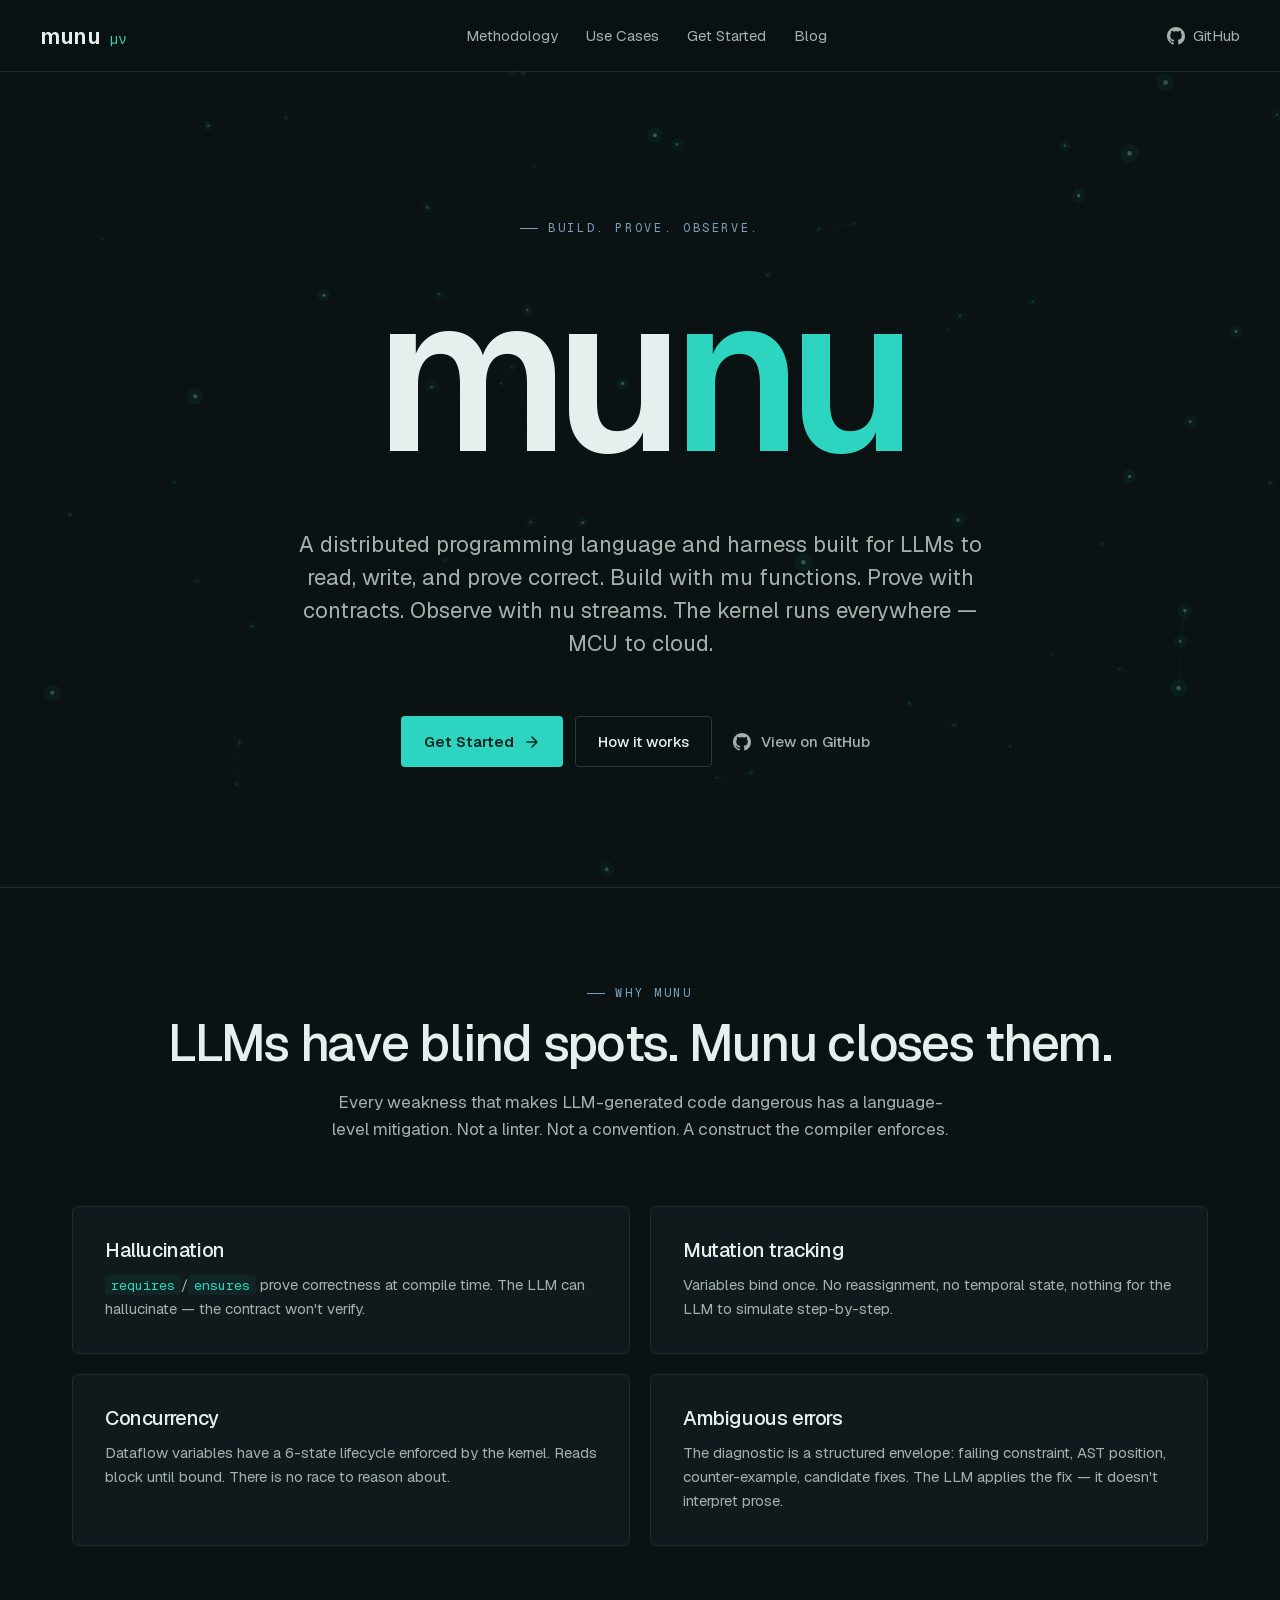
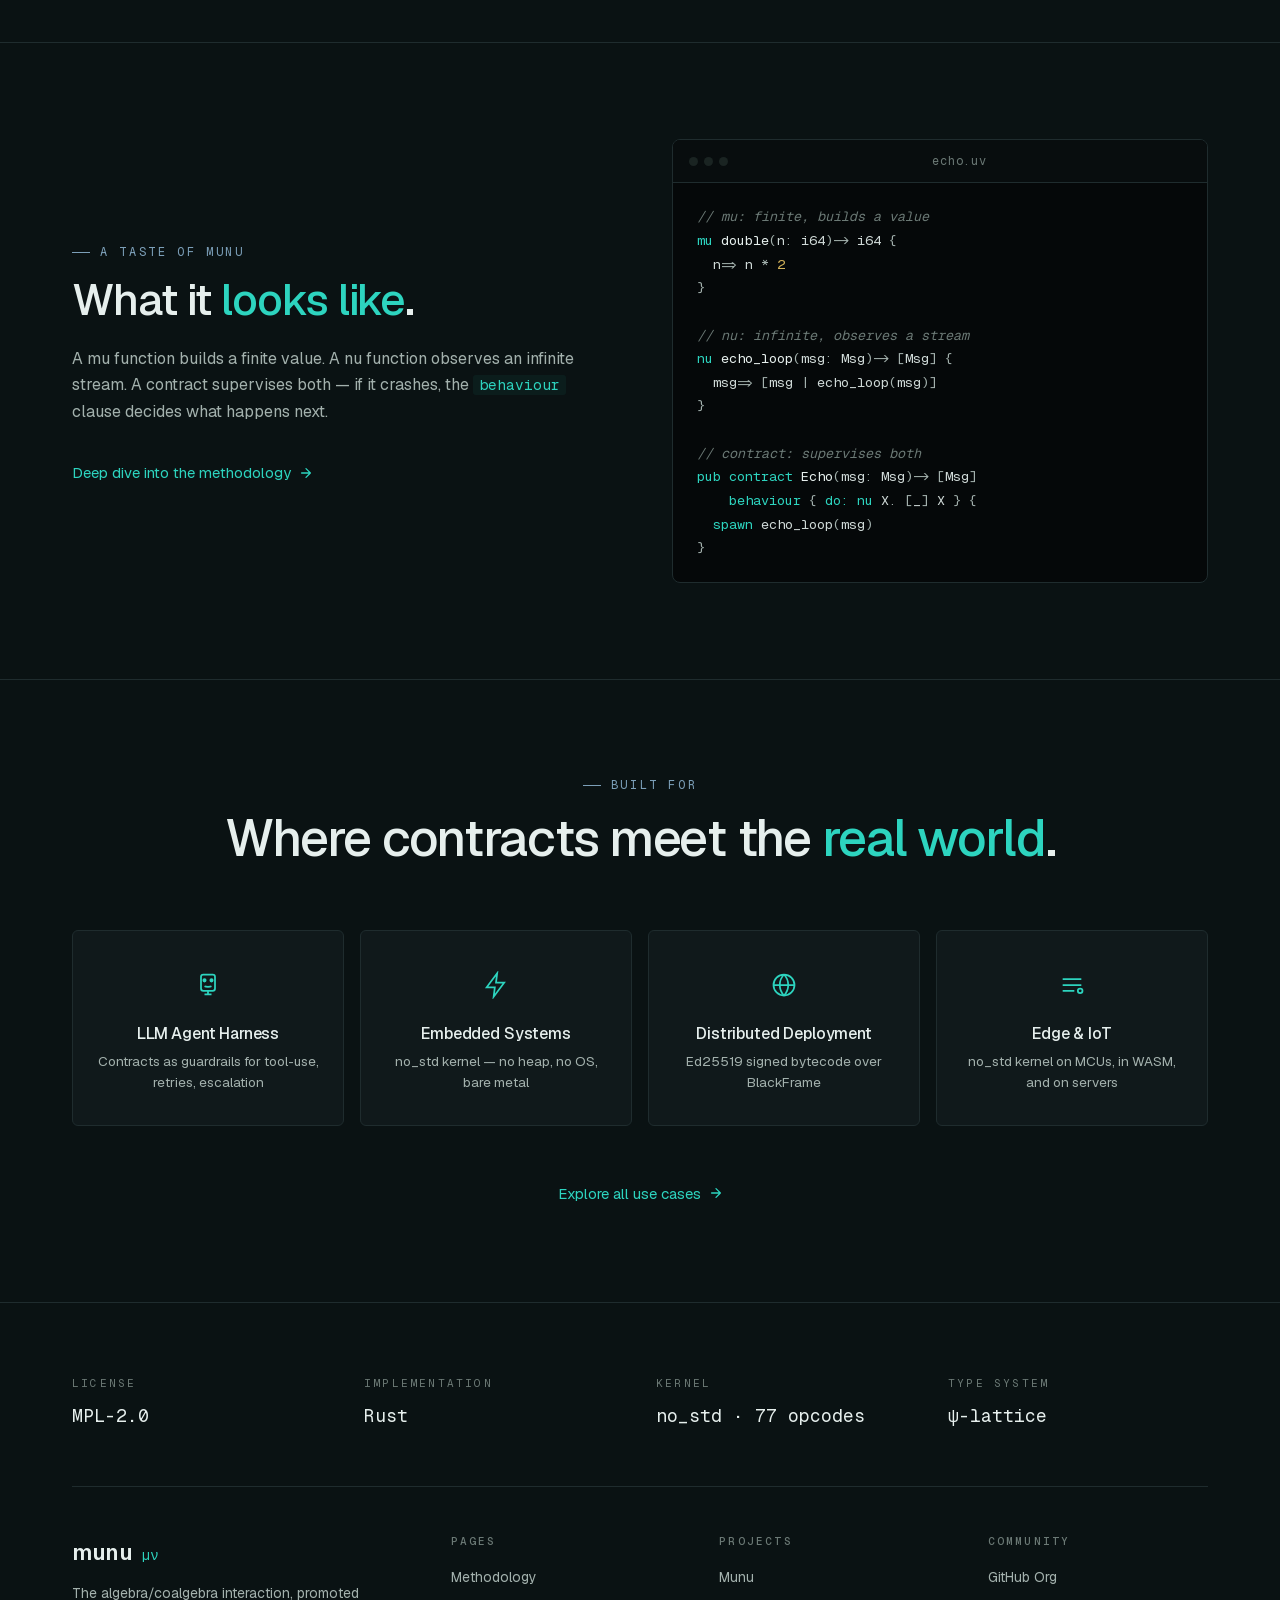
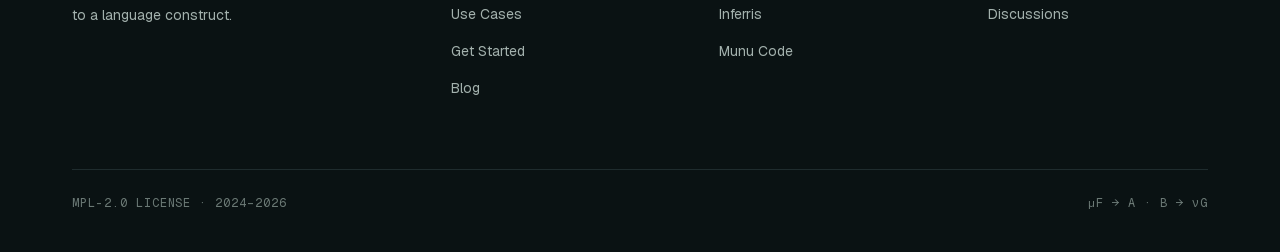
<file: index.html>
<!doctype html>
<html lang="en">
<head>
<meta charset="utf-8" />
<meta name="viewport" content="width=device-width,initial-scale=1" />
<title>Munu — Build. Prove. Observe.</title>
<link rel="icon" href="assets/favicon.svg" type="image/svg+xml" />
<meta name="description" content="A distributed programming language and harness built for LLMs to read, write, and prove correct. Build with mu functions. Prove with contracts. Observe with nu streams." />
<meta property="og:type" content="website" />
<meta property="og:title" content="Munu — Build. Prove. Observe." />
<meta property="og:description" content="A distributed programming language built for LLMs to read, write, and prove correct. Build with mu. Prove with contracts. Observe with nu." />
<meta property="og:url" content="https://munu.hk/" />
<meta property="og:site_name" content="Munu" />
<meta property="og:image" content="https://munu.hk/assets/og-image.svg" />
<meta name="twitter:image" content="https://munu.hk/assets/og-image.svg" />
<meta name="twitter:card" content="summary_large_image" />
<meta name="twitter:title" content="Munu — Build. Prove. Observe." />
<meta name="twitter:description" content="A distributed programming language built for LLMs to read, write, and prove correct. Build with mu. Prove with contracts. Observe with nu." />
<link rel="stylesheet" href="assets/fonts.css" />
<link rel="stylesheet" href="assets/styles.css" />
<style>
  .hero {
    position: relative;
    padding: 140px 0 120px;
    text-align: center;
    overflow: hidden;
  }
  .hero .eyebrow { margin-bottom: 36px; }
  .hero .wordmark {
    font-size: clamp(96px, 18vw, 220px);
    font-weight: 600;
    letter-spacing: -0.06em;
    line-height: 0.9;
    margin: 0 0 56px;
  }
  .hero .wordmark .mu { color: var(--text); }
  .hero .wordmark .nu { color: var(--accent); }
  .hero .lede {
    max-width: 720px;
    margin: 0 auto 56px;
    font-size: clamp(18px, 1.8vw, 22px);
    color: var(--text-mute);
    line-height: 1.5;
  }
  .hero .lede strong {
    color: var(--text);
    font-weight: 600;
  }
  .hero .cta-row {
    display: flex;
    justify-content: center;
    gap: 12px;
    flex-wrap: wrap;
  }

  .feature-icon-shield path,
  .feature-icon-spark path,
  .feature-icon-deploy path { stroke: currentColor; stroke-width: 1.5; fill: none; }

  .taste-grid {
    display: grid;
    grid-template-columns: 1fr 1fr;
    gap: 64px;
    align-items: center;
  }
  @media (max-width: 900px) { .taste-grid { grid-template-columns: 1fr; gap: 32px; } }
  .taste-grid h2 {
    font-size: clamp(32px, 3.6vw, 44px);
    margin: 14px 0 22px;
    letter-spacing: -0.025em;
  }
  .taste-grid h2 .accent { color: var(--accent); }
  .taste-grid p {
    color: var(--text-mute);
    font-size: 16px;
    line-height: 1.65;
    margin: 0 0 14px;
  }
  .taste-grid p code {
    color: var(--accent);
    background: rgba(45,212,191,0.06);
    padding: 1px 6px;
    border-radius: 3px;
    font-size: 0.9em;
  }
  .taste-grid .deep {
    margin-top: 22px;
    display: inline-flex;
    align-items: center;
    gap: 8px;
    color: var(--accent);
    font-size: 15px;
  }
  .taste-grid .deep:hover { text-decoration: underline; }

  .uc-grid {
    display: grid;
    grid-template-columns: repeat(4, 1fr);
    gap: 16px;
  }
  @media (max-width: 900px) { .uc-grid { grid-template-columns: 1fr 1fr; } }
  @media (max-width: 540px) { .uc-grid { grid-template-columns: 1fr; } }
  .uc-card {
    background: var(--bg-card);
    border: 1px solid var(--border);
    border-radius: 6px;
    padding: 32px 24px;
    text-align: center;
    transition: all .2s;
  }
  .uc-card:hover {
    border-color: var(--border-strong);
    background: var(--bg-card-hov);
    transform: translateY(-2px);
  }
  .uc-card .uc-icon {
    width: 44px; height: 44px;
    margin: 0 auto 18px;
    color: var(--accent);
    display: flex;
    align-items: center;
    justify-content: center;
  }
  .uc-card h4 {
    font-size: 16px;
    margin: 0 0 8px;
    letter-spacing: -0.01em;
    font-weight: 500;
  }
  .uc-card p {
    color: var(--text-mute);
    font-size: 13.5px;
    line-height: 1.55;
    margin: 0;
  }

  .explore-link {
    display: inline-flex;
    align-items: center;
    gap: 8px;
    color: var(--accent);
    font-size: 15px;
    margin-top: 56px;
  }
  .explore-link:hover { text-decoration: underline; }

  .features-section h2 {
    text-align: center;
    font-size: clamp(34px, 4vw, 52px);
    letter-spacing: -0.025em;
    font-weight: 500;
    margin: 12px 0 18px;
  }
  .features-section .lede {
    text-align: center;
    color: var(--text-mute);
    max-width: 620px;
    margin: 0 auto 64px;
    font-size: 17px;
  }
</style>
</head>
<body>
<div id="header-slot"></div>

<main class="shell">

  <section class="hero">
    <div class="container">
      <div class="eyebrow center fade-up">Build. Prove. Observe.</div>
      <h1 class="wordmark fade-up d1"><span class="mu">mu</span><span class="nu">nu</span></h1>
      <p class="lede fade-up d2">
        A distributed programming language and harness built for LLMs to read, write, and prove correct.
        Build with mu functions. Prove with contracts. Observe with nu streams.
        The kernel runs everywhere — MCU to cloud.
      </p>
      <div class="cta-row fade-up d3">
        <a class="btn btn-primary" href="get-started.html">
          Get Started
          <svg class="arrow" width="16" height="16" viewBox="0 0 16 16" fill="none">
            <path d="M3 8h10M8 3l5 5-5 5" stroke="currentColor" stroke-width="1.5" stroke-linecap="round" stroke-linejoin="round"/>
          </svg>
        </a>
        <a class="btn btn-secondary" href="methodology.html">How it works</a>
        <a class="btn btn-ghost" href="https://github.com/munu-systems">
          <svg width="18" height="18" viewBox="0 0 16 16" fill="currentColor"><path d="M8 0C3.58 0 0 3.58 0 8c0 3.54 2.29 6.53 5.47 7.59.4.07.55-.17.55-.38 0-.19-.01-.82-.01-1.49-2.01.37-2.53-.49-2.69-.94-.09-.23-.48-.94-.82-1.13-.28-.15-.68-.52-.01-.53.63-.01 1.08.58 1.23.82.72 1.21 1.87.87 2.33.66.07-.52.28-.87.51-1.07-1.78-.2-3.64-.89-3.64-3.95 0-.87.31-1.59.82-2.15-.08-.2-.36-1.02.08-2.12 0 0 .67-.21 2.2.82.64-.18 1.32-.27 2-.27.68 0 1.36.09 2 .27 1.53-1.04 2.2-.82 2.2-.82.44 1.1.16 1.92.08 2.12.51.56.82 1.27.82 2.15 0 3.07-1.87 3.75-3.65 3.95.29.25.54.73.54 1.48 0 1.07-.01 1.93-.01 2.2 0 .21.15.46.55.38A8.013 8.013 0 0 0 16 8c0-4.42-3.58-8-8-8z"/></svg>
          View on GitHub
        </a>
      </div>
    </div>
  </section>

  <section class="features-section">
    <div class="container">
      <div class="eyebrow" style="justify-content:center; display:flex;">Why Munu</div>
      <h2>LLMs have blind spots. Munu <span class="accent">closes them</span>.</h2>
      <p class="lede">Every weakness that makes LLM-generated code dangerous has a language-level mitigation. Not a linter. Not a convention. A construct the compiler enforces.</p>

      <div class="grid-2" style="margin-top: 48px;">
        <div class="card">
          <h3>Hallucination</h3>
          <p><code>requires</code>/<code>ensures</code> prove correctness at compile time. The LLM can hallucinate — the contract won't verify.</p>
        </div>
        <div class="card">
          <h3>Mutation tracking</h3>
          <p>Variables bind once. No reassignment, no temporal state, nothing for the LLM to simulate step-by-step.</p>
        </div>
        <div class="card">
          <h3>Concurrency</h3>
          <p>Dataflow variables have a 6-state lifecycle enforced by the kernel. Reads block until bound. There is no race to reason about.</p>
        </div>
        <div class="card">
          <h3>Ambiguous errors</h3>
          <p>The diagnostic is a structured envelope: failing constraint, AST position, counter-example, candidate fixes. The LLM applies the fix — it doesn't interpret prose.</p>
        </div>
      </div>
    </div>
  </section>

  <section>
    <div class="container">
      <div class="taste-grid">
        <div>
          <div class="eyebrow">A taste of Munu</div>
          <h2>What it <span class="accent">looks like</span>.</h2>
          <p>A mu function builds a finite value. A nu function observes an infinite stream. A contract supervises both — if it crashes, the <code>behaviour</code> clause decides what happens next.</p>
          <a class="deep" href="methodology.html">
            Deep dive into the methodology
            <svg width="14" height="14" viewBox="0 0 16 16" fill="none"><path d="M3 8h10M8 3l5 5-5 5" stroke="currentColor" stroke-width="1.5" stroke-linecap="round" stroke-linejoin="round"/></svg>
          </a>
        </div>

        <div class="code-window">
          <div class="code-window-head">
            <div class="dots"><span class="dot"></span><span class="dot"></span><span class="dot"></span></div>
            <span>echo.uv</span>
            <span></span>
          </div>
<pre><span class="com">// mu: finite, builds a value</span>
<span class="kw">mu</span> <span class="fn">double</span><span class="pn">(</span>n<span class="pn">:</span> i64<span class="pn">)</span> <span class="pn">-&gt;</span> i64 <span class="pn">{</span>
  n <span class="pn">=&gt;</span> n <span class="pn">*</span> <span class="num">2</span>
<span class="pn">}</span>

<span class="com">// nu: infinite, observes a stream</span>
<span class="kw">nu</span> <span class="fn">echo_loop</span><span class="pn">(</span>msg<span class="pn">:</span> Msg<span class="pn">)</span> <span class="pn">-&gt;</span> <span class="pn">[</span>Msg<span class="pn">]</span> <span class="pn">{</span>
  msg <span class="pn">=&gt;</span> <span class="pn">[</span>msg <span class="pn">|</span> echo_loop<span class="pn">(</span>msg<span class="pn">)]</span>
<span class="pn">}</span>

<span class="com">// contract: supervises both</span>
<span class="kw">pub contract</span> <span class="fn">Echo</span><span class="pn">(</span>msg<span class="pn">:</span> Msg<span class="pn">)</span> <span class="pn">-&gt;</span> <span class="pn">[</span>Msg<span class="pn">]</span>
    <span class="kw">behaviour</span> <span class="pn">{</span> <span class="kw">do:</span> <span class="kw">nu</span> X<span class="pn">.</span> <span class="pn">[</span>_<span class="pn">]</span> X <span class="pn">}</span> <span class="pn">{</span>
  <span class="kw">spawn</span> echo_loop<span class="pn">(</span>msg<span class="pn">)</span>
<span class="pn">}</span></pre>
        </div>
      </div>
    </div>
  </section>

  <section>
    <div class="container">
      <div class="section-head">
        <div class="eyebrow center" style="justify-content:center; display:flex;">Built For</div>
        <h2>Where contracts meet the <span class="accent">real world</span>.</h2>
      </div>

      <div class="uc-grid">
        <div class="uc-card">
          <div class="uc-icon">
            <svg width="28" height="28" viewBox="0 0 24 24" fill="none" stroke="currentColor" stroke-width="1.5"><rect x="6" y="3" width="12" height="14" rx="2"/><circle cx="9" cy="8" r="1" fill="currentColor"/><circle cx="15" cy="8" r="1" fill="currentColor"/><path d="M9 13c1 .5 2 .5 3 .5s2 0 3-.5"/><path d="M12 17v3M9 20h6"/></svg>
          </div>
          <h4>LLM Agent Harness</h4>
          <p>Contracts as guardrails for tool-use, retries, escalation</p>
        </div>
        <div class="uc-card">
          <div class="uc-icon">
            <svg width="28" height="28" viewBox="0 0 24 24" fill="none" stroke="currentColor" stroke-width="1.5"><path d="M13 2 4 14h7l-1 8 9-12h-7l1-8Z"/></svg>
          </div>
          <h4>Embedded Systems</h4>
          <p>no_std kernel — no heap, no OS, bare metal</p>
        </div>
        <div class="uc-card">
          <div class="uc-icon">
            <svg width="28" height="28" viewBox="0 0 24 24" fill="none" stroke="currentColor" stroke-width="1.5"><circle cx="12" cy="12" r="9"/><path d="M3 12h18M12 3a13 13 0 0 1 0 18M12 3a13 13 0 0 0 0 18"/></svg>
          </div>
          <h4>Distributed Deployment</h4>
          <p>Ed25519 signed bytecode over BlackFrame</p>
        </div>
        <div class="uc-card">
          <div class="uc-icon">
            <svg width="28" height="28" viewBox="0 0 24 24" fill="none" stroke="currentColor" stroke-width="1.5"><path d="M4 7h16M4 12h16M4 17h10"/><circle cx="19" cy="17" r="2"/></svg>
          </div>
          <h4>Edge &amp; IoT</h4>
          <p>no_std kernel on MCUs, in WASM, and on servers</p>
        </div>
      </div>

      <div class="center">
        <a class="explore-link" href="use-cases.html">
          Explore all use cases
          <svg width="14" height="14" viewBox="0 0 16 16" fill="none"><path d="M3 8h10M8 3l5 5-5 5" stroke="currentColor" stroke-width="1.5" stroke-linecap="round" stroke-linejoin="round"/></svg>
        </a>
      </div>
    </div>
  </section>

</main>

<div id="footer-slot"></div>

<script src="assets/page.js"></script>
<script src="assets/network-bg.js"></script>
<script>
  setupPage({ active: null });
</script>
</body>
</html>
</file>
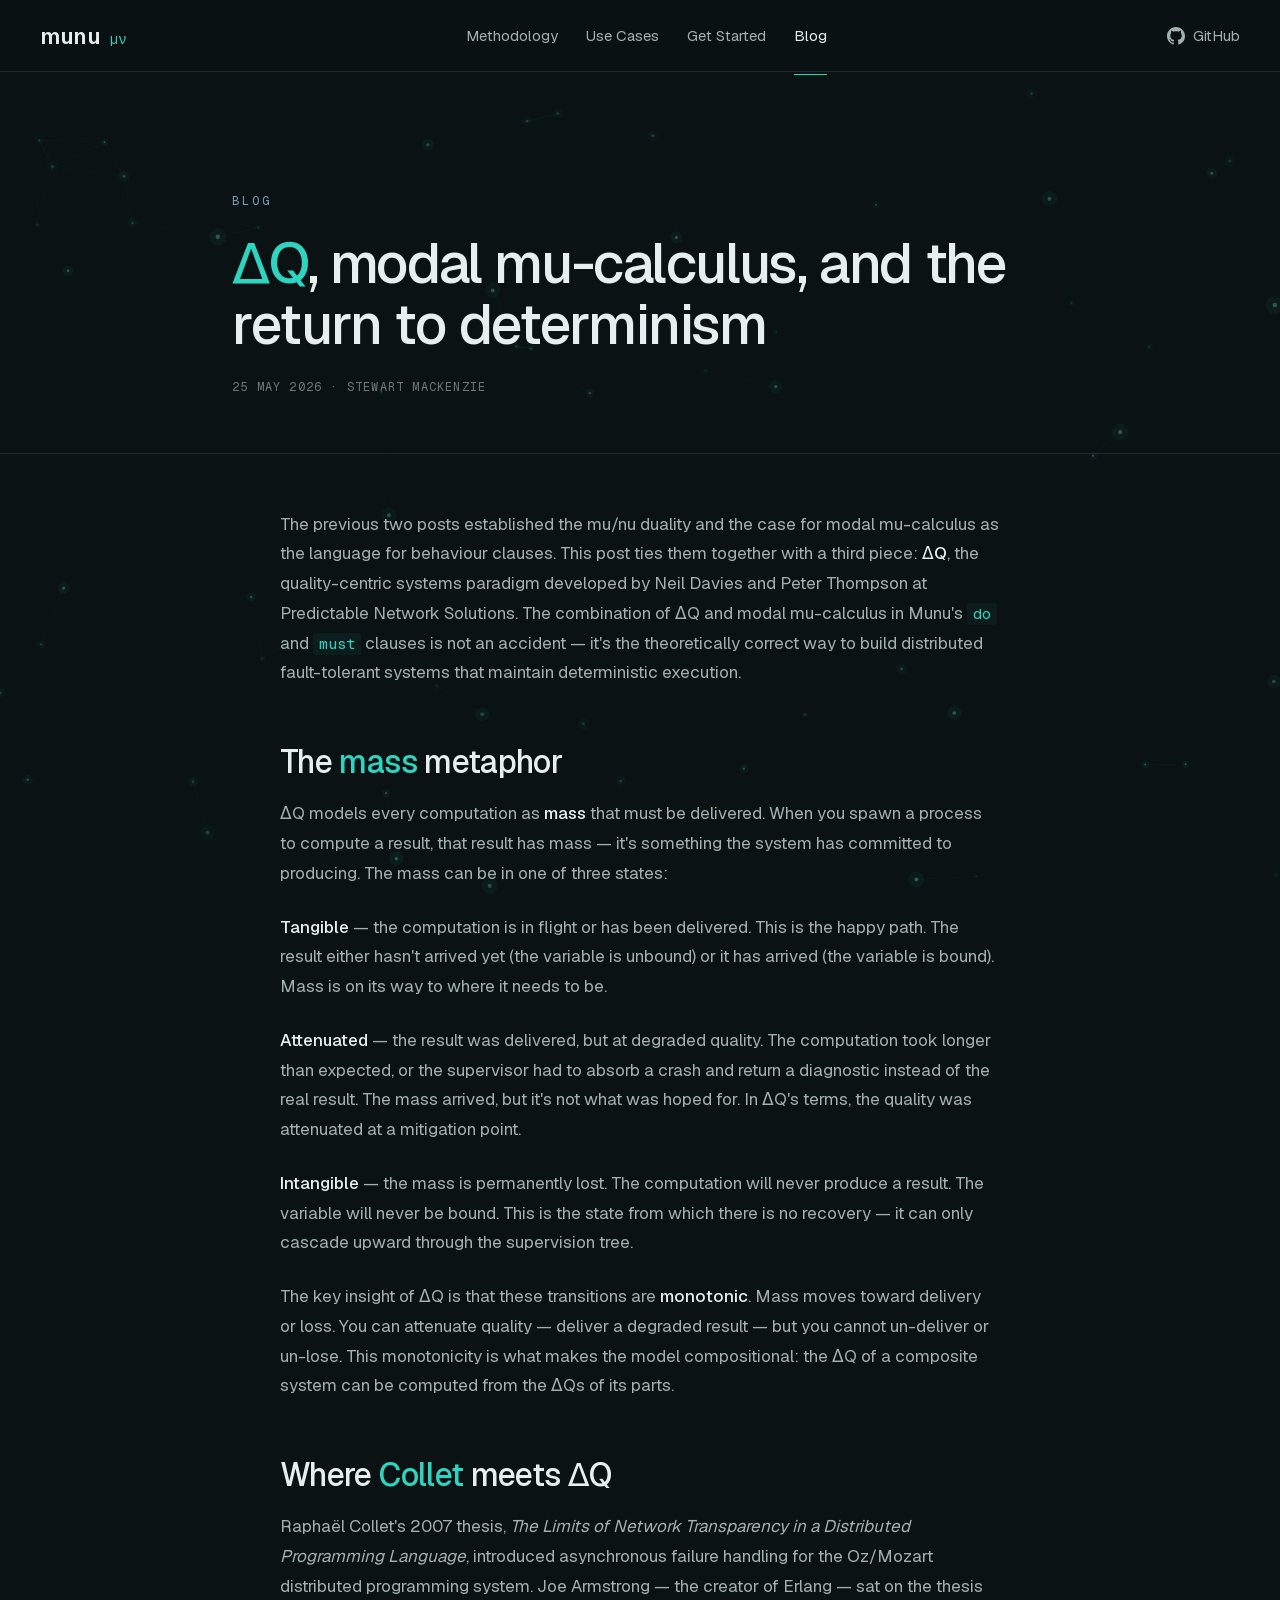
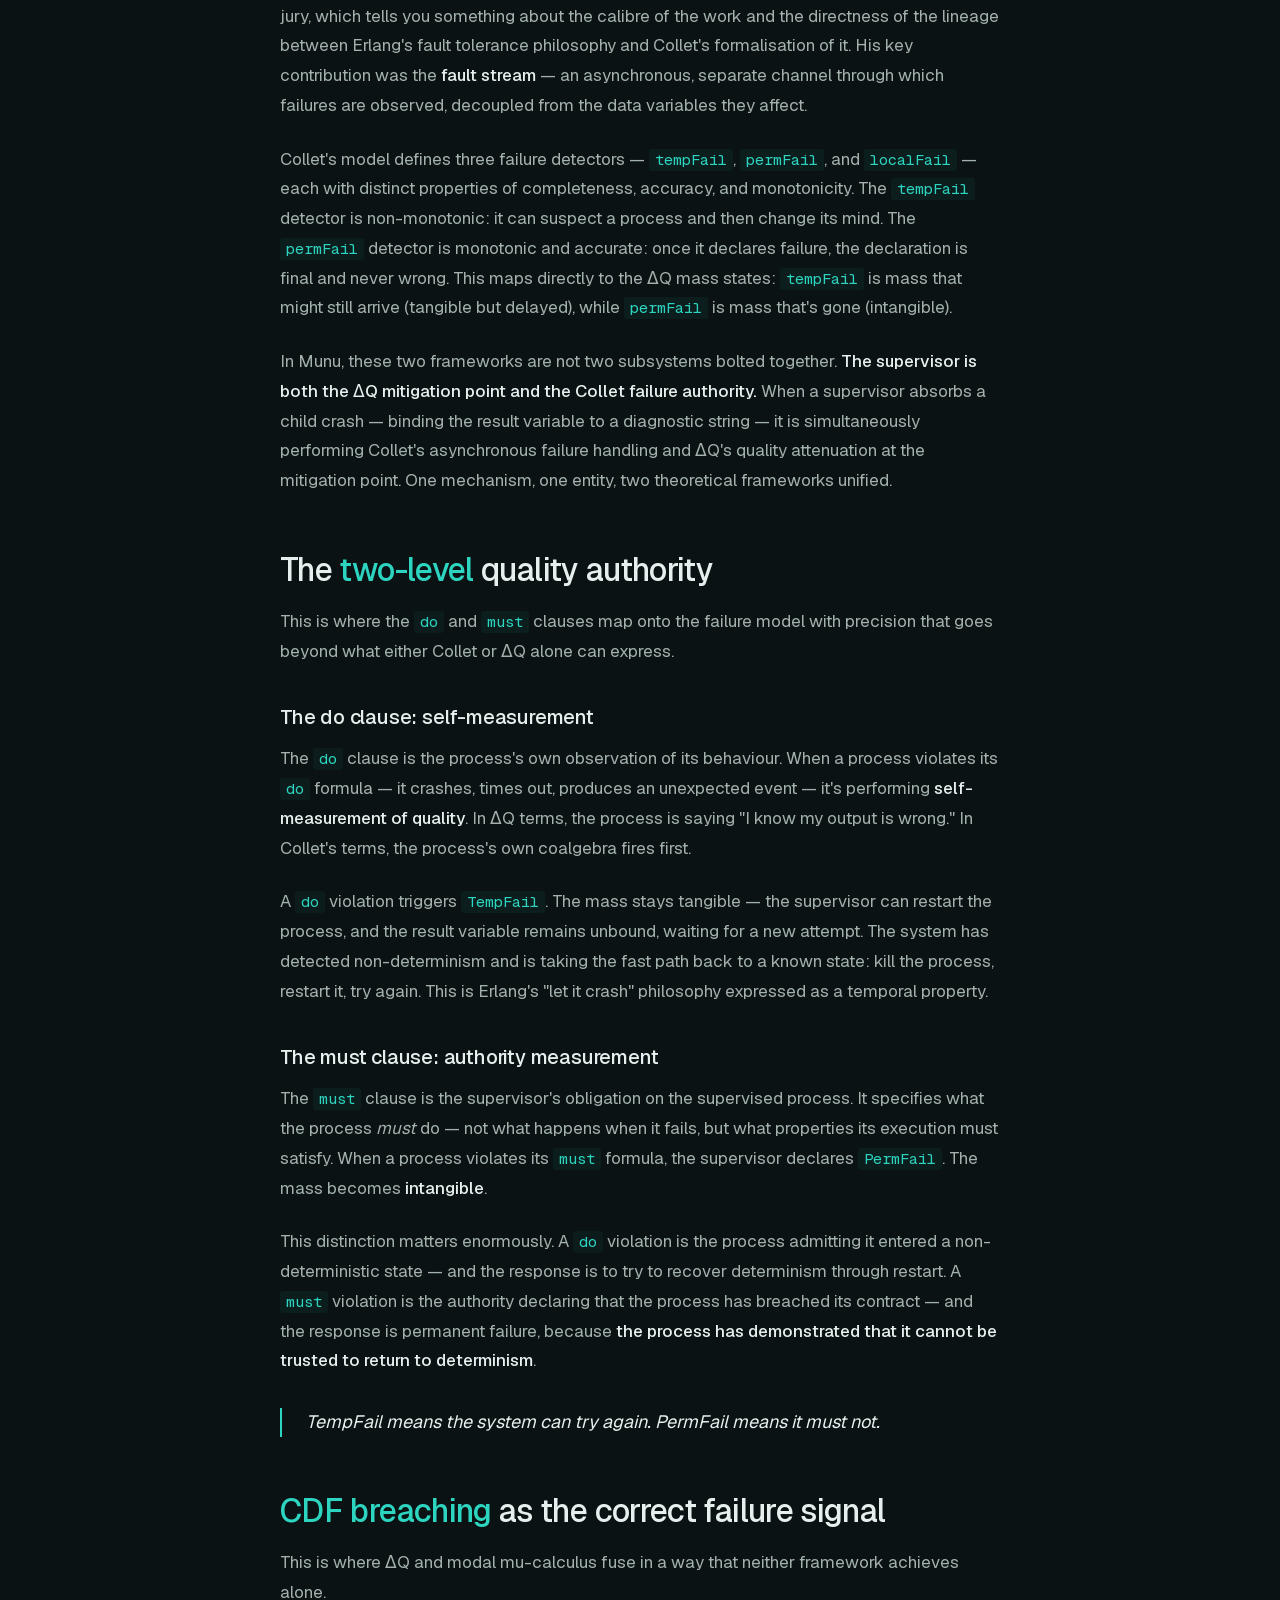
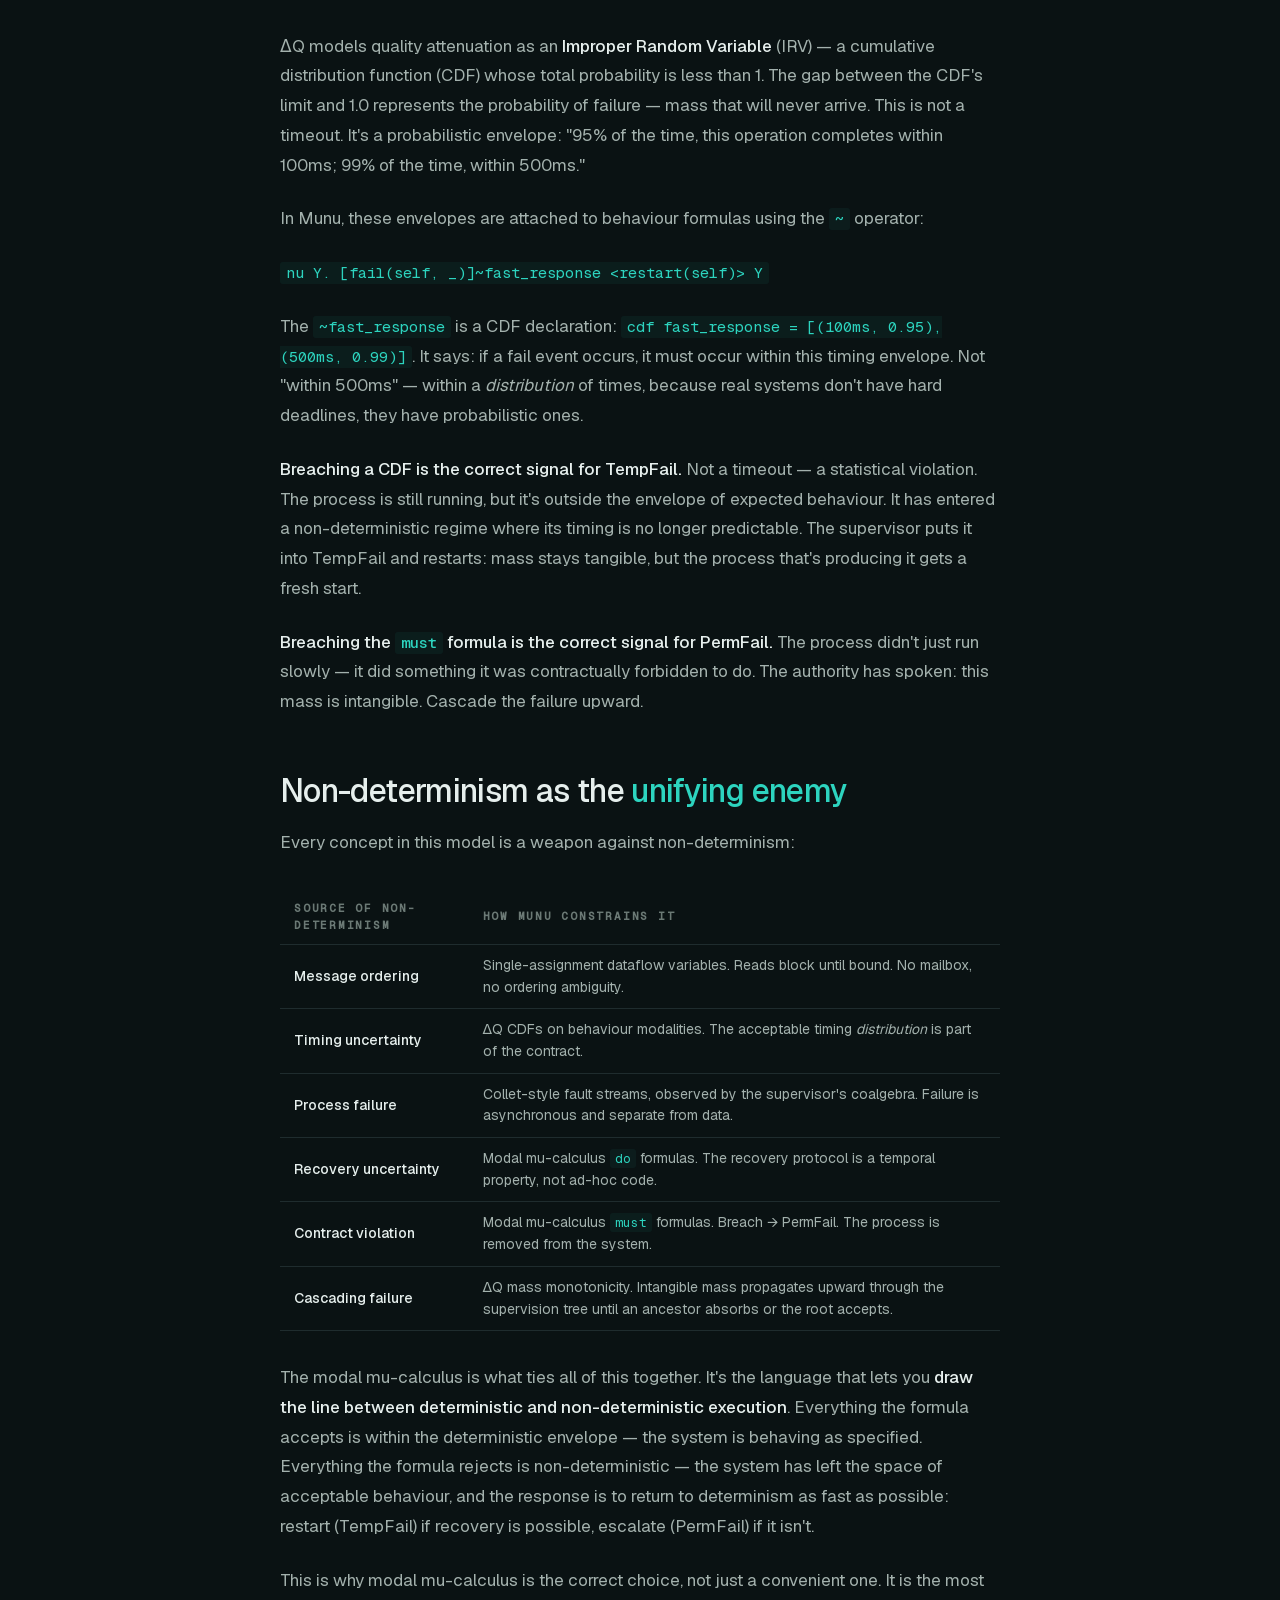
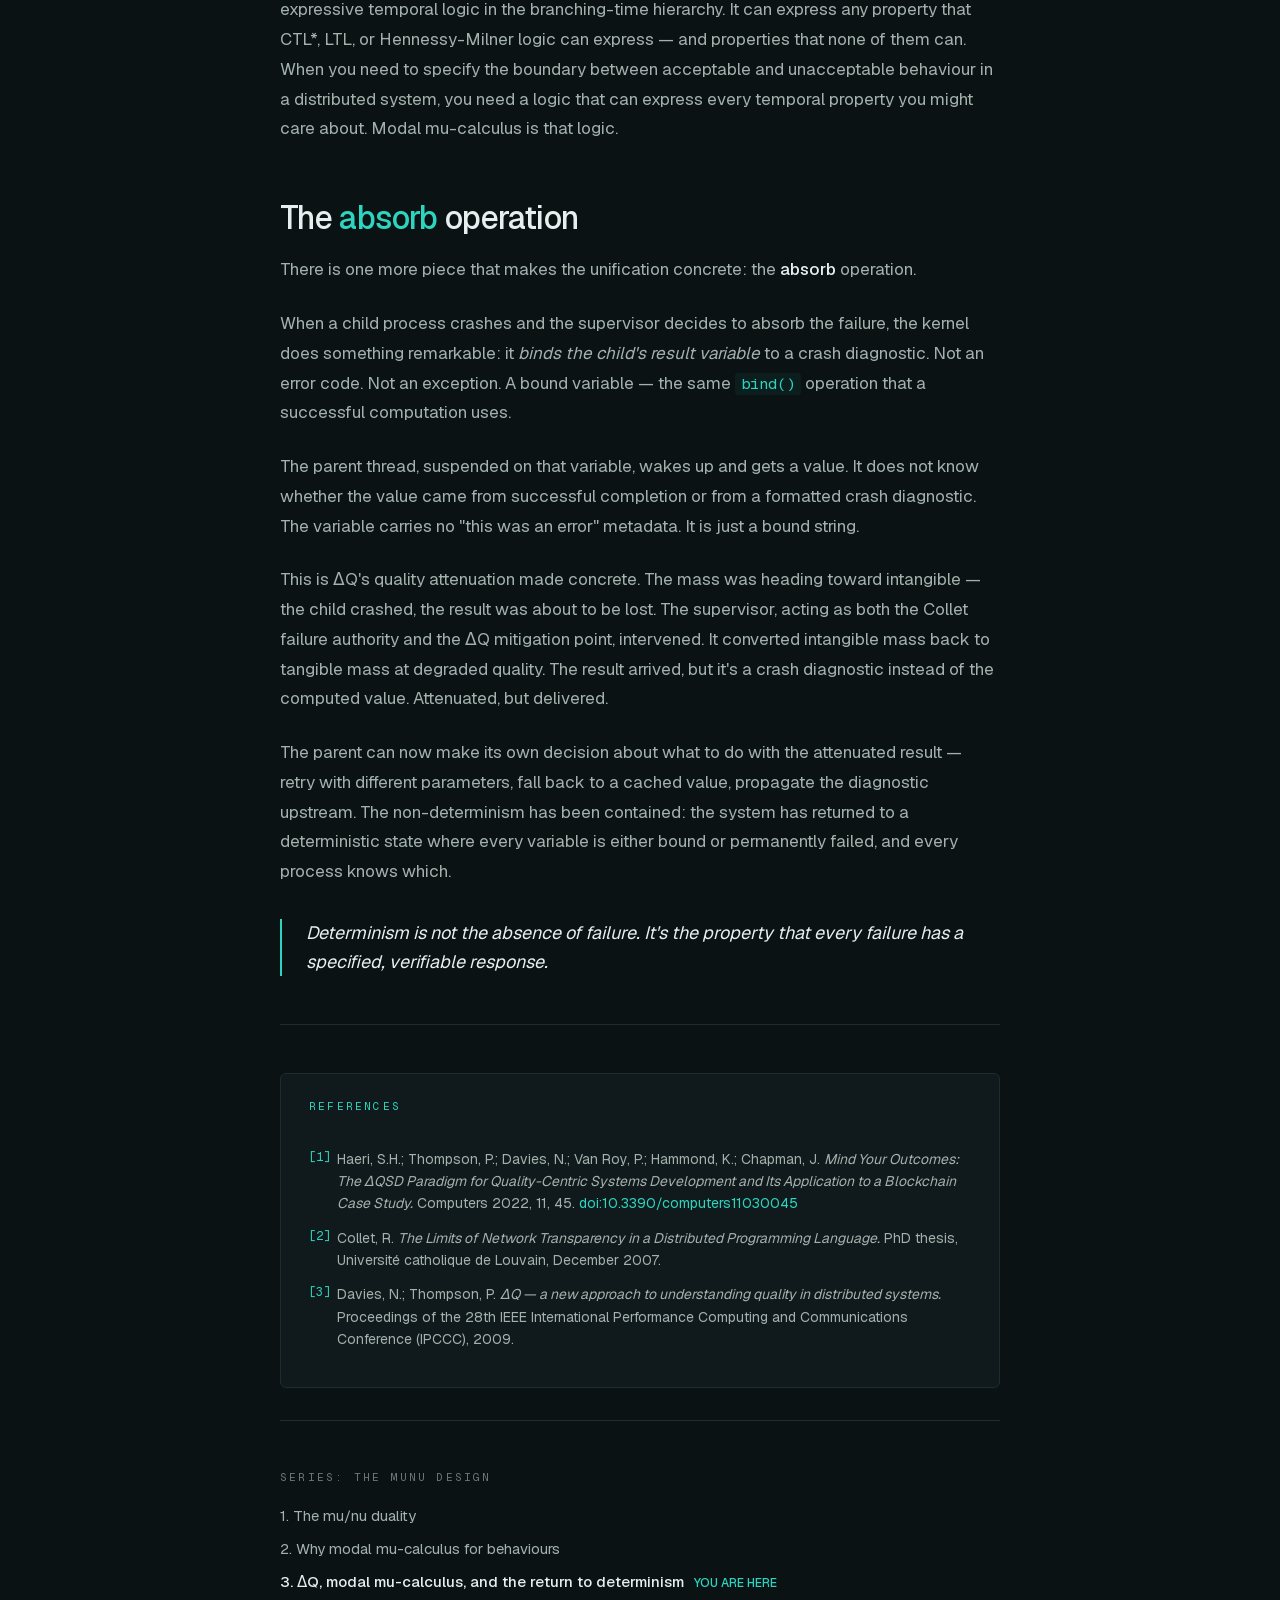
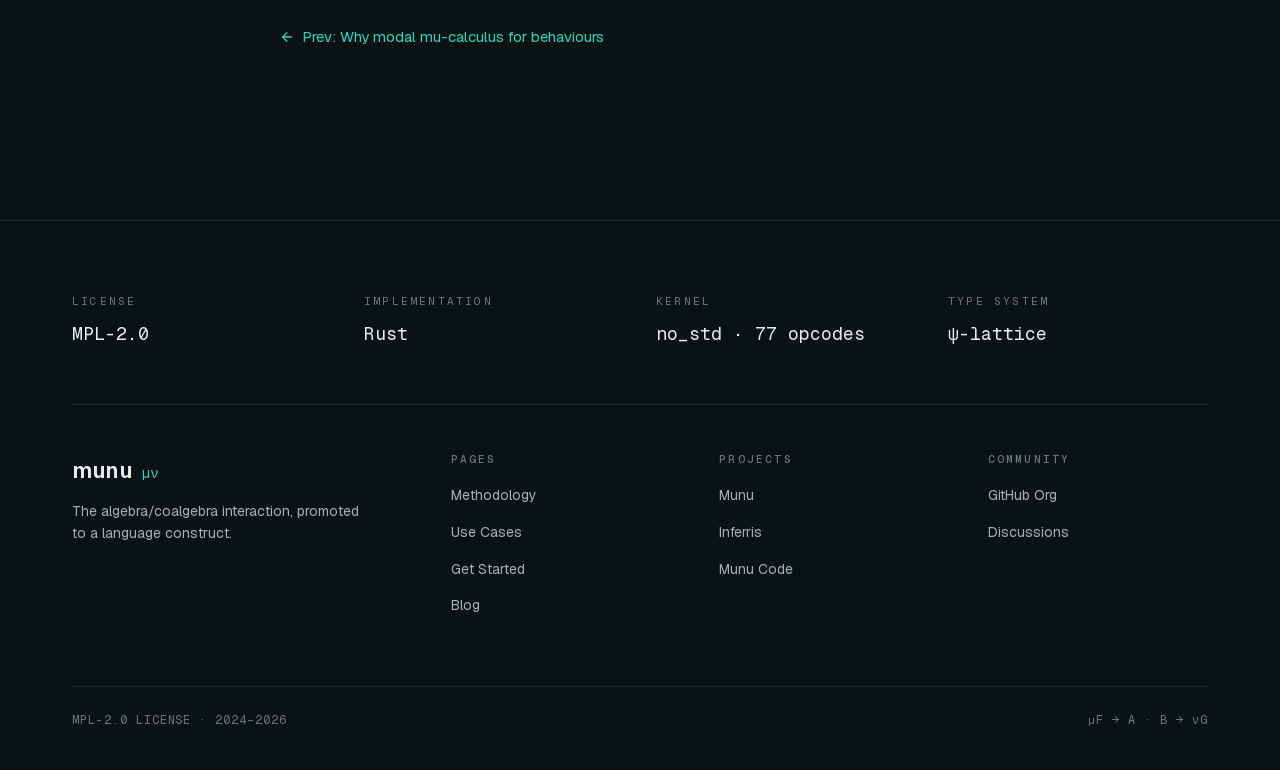
<file: blog-delta-q-failure.html>
<!doctype html>
<html lang="en">
<head>
<meta charset="utf-8" />
<meta name="viewport" content="width=device-width,initial-scale=1" />
<title>ΔQ, modal mu-calculus, and the return to determinism — Munu Blog</title>
<link rel="icon" href="assets/favicon.svg" type="image/svg+xml" />
<meta name="description" content="How ΔQ quality attenuation and modal mu-calculus behaviour clauses unify into a single failure model that returns distributed systems to deterministic execution." />
<meta property="og:type" content="article" />
<meta property="og:title" content="ΔQ, modal mu-calculus, and the return to determinism — Munu Blog" />
<meta property="og:description" content="How ΔQ quality attenuation and modal mu-calculus behaviour clauses unify into a single failure model that returns distributed systems to deterministic execution." />
<meta property="og:url" content="https://munu.hk/blog-delta-q-failure.html" />
<meta property="og:site_name" content="Munu" />
<meta property="og:image" content="https://munu.hk/assets/og-image.svg" />
<meta name="twitter:image" content="https://munu.hk/assets/og-image.svg" />
<meta name="twitter:card" content="summary_large_image" />
<meta name="twitter:title" content="ΔQ, modal mu-calculus, and the return to determinism — Munu Blog" />
<meta name="twitter:description" content="How ΔQ quality attenuation and modal mu-calculus behaviour clauses unify into a single failure model that returns distributed systems to deterministic execution." />
<link rel="stylesheet" href="assets/fonts.css" />
<link rel="stylesheet" href="assets/styles.css" />
<style>
  .post-hero { padding: 120px 0 56px; }
  .post-hero .eyebrow { color: var(--struct); font-family: "Geist Mono", monospace; font-size: 12px; letter-spacing: 0.24em; text-transform: uppercase; margin-bottom: 22px; display: block; }
  .post-hero h1 { font-size: clamp(36px, 5vw, 56px); font-weight: 500; letter-spacing: -0.025em; margin: 0 0 22px; line-height: 1.1; max-width: 800px; }
  .post-hero h1 .accent { color: var(--accent); }
  .post-hero .post-meta { color: var(--text-dim); font-family: "Geist Mono", monospace; font-size: 12px; letter-spacing: 0.1em; }
  .post-body { padding: 56px 0 120px; border-top: 1px solid var(--border); }
  .post-body .post-inner { max-width: 720px; margin: 0 auto; }
  .post-body p { color: var(--text-mute); font-size: 17px; line-height: 1.75; margin: 0 0 24px; }
  .post-body p strong { color: var(--text); font-weight: 500; }
  .post-body p code { color: var(--accent); background: rgba(45,212,191,0.06); padding: 1px 6px; border-radius: 3px; font-size: 0.9em; }
  .post-body h2 { font-size: clamp(24px, 3vw, 32px); font-weight: 500; letter-spacing: -0.02em; margin: 56px 0 20px; color: var(--text); }
  .post-body h2 .accent { color: var(--accent); }
  .post-body h3 { font-size: 20px; font-weight: 500; letter-spacing: -0.01em; margin: 40px 0 16px; color: var(--text); }
  .post-body blockquote { border-left: 2px solid var(--accent); margin: 32px 0; padding: 0 0 0 24px; color: var(--text); font-size: 18px; line-height: 1.6; font-style: italic; }
  .post-body .aside { background: var(--bg-card); border: 1px solid var(--border); border-radius: 6px; padding: 24px 28px; margin: 32px 0; }
  .post-body .aside .aside-label { font-family: "Geist Mono", monospace; font-size: 11px; letter-spacing: 0.2em; color: var(--accent); text-transform: uppercase; margin-bottom: 12px; }
  .post-body .aside p { margin-bottom: 0; font-size: 15px; }
  .post-body .aside p + p { margin-top: 14px; }
  .post-body hr { border: none; height: 1px; background: var(--border); margin: 48px 0; }
  .post-body .state-table { width: 100%; border-collapse: collapse; margin: 32px 0; font-size: 14px; }
  .post-body .state-table th { text-align: left; font-family: "Geist Mono", monospace; font-size: 11px; letter-spacing: 0.16em; text-transform: uppercase; color: var(--text-dim); padding: 10px 14px; border-bottom: 1px solid var(--border); }
  .post-body .state-table td { padding: 10px 14px; border-bottom: 1px solid var(--border); color: var(--text-mute); }
  .post-body .state-table td:first-child { color: var(--text); font-weight: 500; }
  .post-body .state-table td code { color: var(--accent); font-size: 0.9em; background: rgba(45,212,191,0.06); padding: 1px 5px; border-radius: 3px; }
  .post-nav { padding: 48px 0; border-top: 1px solid var(--border); }
  .post-nav a { color: var(--accent); font-size: 15px; display: inline-flex; align-items: center; gap: 8px; }
  .post-nav a:hover { text-decoration: underline; }
  .ref-list { list-style: none; padding: 0; margin: 32px 0 0; }
  .ref-list li { color: var(--text-mute); font-size: 14px; line-height: 1.6; margin-bottom: 12px; padding-left: 28px; position: relative; }
  .ref-list li .ref-num { position: absolute; left: 0; color: var(--accent); font-family: "Geist Mono", monospace; font-size: 12px; }
</style>
</head>
<body>
<div id="header-slot"></div>

<main class="shell">

  <section class="post-hero">
    <div class="container-narrow">
      <span class="eyebrow">Blog</span>
      <h1><span class="accent">ΔQ</span>, modal mu-calculus, and the return to determinism</h1>
      <div class="post-meta">25 MAY 2026 · STEWART MACKENZIE</div>
    </div>
  </section>

  <section class="post-body">
    <div class="container-narrow">
      <div class="post-inner">

<p>The previous two posts established the mu/nu duality and the case for modal mu-calculus as the language for behaviour clauses. This post ties them together with a third piece: <strong>ΔQ</strong>, the quality-centric systems paradigm developed by Neil Davies and Peter Thompson at Predictable Network Solutions. The combination of ΔQ and modal mu-calculus in Munu's <code>do</code> and <code>must</code> clauses is not an accident — it's the theoretically correct way to build distributed fault-tolerant systems that maintain deterministic execution.</p>

<h2>The <span class="accent">mass</span> metaphor</h2>

<p>ΔQ models every computation as <strong>mass</strong> that must be delivered. When you spawn a process to compute a result, that result has mass — it's something the system has committed to producing. The mass can be in one of three states:</p>

<p><strong>Tangible</strong> — the computation is in flight or has been delivered. This is the happy path. The result either hasn't arrived yet (the variable is unbound) or it has arrived (the variable is bound). Mass is on its way to where it needs to be.</p>

<p><strong>Attenuated</strong> — the result was delivered, but at degraded quality. The computation took longer than expected, or the supervisor had to absorb a crash and return a diagnostic instead of the real result. The mass arrived, but it's not what was hoped for. In ΔQ's terms, the quality was attenuated at a mitigation point.</p>

<p><strong>Intangible</strong> — the mass is permanently lost. The computation will never produce a result. The variable will never be bound. This is the state from which there is no recovery — it can only cascade upward through the supervision tree.</p>

<p>The key insight of ΔQ is that these transitions are <strong>monotonic</strong>. Mass moves toward delivery or loss. You can attenuate quality — deliver a degraded result — but you cannot un-deliver or un-lose. This monotonicity is what makes the model compositional: the ΔQ of a composite system can be computed from the ΔQs of its parts.</p>

<h2>Where <span class="accent">Collet</span> meets ΔQ</h2>

<p>Raphaël Collet's 2007 thesis, <em>The Limits of Network Transparency in a Distributed Programming Language</em>, introduced asynchronous failure handling for the Oz/Mozart distributed programming system. Joe Armstrong — the creator of Erlang — sat on the thesis jury, which tells you something about the calibre of the work and the directness of the lineage between Erlang's fault tolerance philosophy and Collet's formalisation of it. His key contribution was the <strong>fault stream</strong> — an asynchronous, separate channel through which failures are observed, decoupled from the data variables they affect.</p>

<p>Collet's model defines three failure detectors — <code>tempFail</code>, <code>permFail</code>, and <code>localFail</code> — each with distinct properties of completeness, accuracy, and monotonicity. The <code>tempFail</code> detector is non-monotonic: it can suspect a process and then change its mind. The <code>permFail</code> detector is monotonic and accurate: once it declares failure, the declaration is final and never wrong. This maps directly to the ΔQ mass states: <code>tempFail</code> is mass that might still arrive (tangible but delayed), while <code>permFail</code> is mass that's gone (intangible).</p>

<p>In Munu, these two frameworks are not two subsystems bolted together. <strong>The supervisor is both the ΔQ mitigation point and the Collet failure authority.</strong> When a supervisor absorbs a child crash — binding the result variable to a diagnostic string — it is simultaneously performing Collet's asynchronous failure handling and ΔQ's quality attenuation at the mitigation point. One mechanism, one entity, two theoretical frameworks unified.</p>

<h2>The <span class="accent">two-level</span> quality authority</h2>

<p>This is where the <code>do</code> and <code>must</code> clauses map onto the failure model with precision that goes beyond what either Collet or ΔQ alone can express.</p>

<h3>The do clause: self-measurement</h3>

<p>The <code>do</code> clause is the process's own observation of its behaviour. When a process violates its <code>do</code> formula — it crashes, times out, produces an unexpected event — it's performing <strong>self-measurement of quality</strong>. In ΔQ terms, the process is saying "I know my output is wrong." In Collet's terms, the process's own coalgebra fires first.</p>

<p>A <code>do</code> violation triggers <code>TempFail</code>. The mass stays tangible — the supervisor can restart the process, and the result variable remains unbound, waiting for a new attempt. The system has detected non-determinism and is taking the fast path back to a known state: kill the process, restart it, try again. This is Erlang's "let it crash" philosophy expressed as a temporal property.</p>

<h3>The must clause: authority measurement</h3>

<p>The <code>must</code> clause is the supervisor's obligation on the supervised process. It specifies what the process <em>must</em> do — not what happens when it fails, but what properties its execution must satisfy. When a process violates its <code>must</code> formula, the supervisor declares <code>PermFail</code>. The mass becomes <strong>intangible</strong>.</p>

<p>This distinction matters enormously. A <code>do</code> violation is the process admitting it entered a non-deterministic state — and the response is to try to recover determinism through restart. A <code>must</code> violation is the authority declaring that the process has breached its contract — and the response is permanent failure, because <strong>the process has demonstrated that it cannot be trusted to return to determinism</strong>.</p>

<blockquote>TempFail means the system can try again. PermFail means it must not.</blockquote>

<h2><span class="accent">CDF breaching</span> as the correct failure signal</h2>

<p>This is where ΔQ and modal mu-calculus fuse in a way that neither framework achieves alone.</p>

<p>ΔQ models quality attenuation as an <strong>Improper Random Variable</strong> (IRV) — a cumulative distribution function (CDF) whose total probability is less than 1. The gap between the CDF's limit and 1.0 represents the probability of failure — mass that will never arrive. This is not a timeout. It's a probabilistic envelope: "95% of the time, this operation completes within 100ms; 99% of the time, within 500ms."</p>

<p>In Munu, these envelopes are attached to behaviour formulas using the <code>~</code> operator:</p>

<p><code>nu Y. [fail(self, _)]~fast_response &lt;restart(self)&gt; Y</code></p>

<p>The <code>~fast_response</code> is a CDF declaration: <code>cdf fast_response = [(100ms, 0.95), (500ms, 0.99)]</code>. It says: if a fail event occurs, it must occur within this timing envelope. Not "within 500ms" — within a <em>distribution</em> of times, because real systems don't have hard deadlines, they have probabilistic ones.</p>

<p><strong>Breaching a CDF is the correct signal for TempFail.</strong> Not a timeout — a statistical violation. The process is still running, but it's outside the envelope of expected behaviour. It has entered a non-deterministic regime where its timing is no longer predictable. The supervisor puts it into TempFail and restarts: mass stays tangible, but the process that's producing it gets a fresh start.</p>

<p><strong>Breaching the <code>must</code> formula is the correct signal for PermFail.</strong> The process didn't just run slowly — it did something it was contractually forbidden to do. The authority has spoken: this mass is intangible. Cascade the failure upward.</p>

<h2>Non-determinism as the <span class="accent">unifying enemy</span></h2>

<p>Every concept in this model is a weapon against non-determinism:</p>

<table class="state-table">
<tr><th>Source of non-determinism</th><th>How Munu constrains it</th></tr>
<tr><td>Message ordering</td><td>Single-assignment dataflow variables. Reads block until bound. No mailbox, no ordering ambiguity.</td></tr>
<tr><td>Timing uncertainty</td><td>ΔQ CDFs on behaviour modalities. The acceptable timing <em>distribution</em> is part of the contract.</td></tr>
<tr><td>Process failure</td><td>Collet-style fault streams, observed by the supervisor's coalgebra. Failure is asynchronous and separate from data.</td></tr>
<tr><td>Recovery uncertainty</td><td>Modal mu-calculus <code>do</code> formulas. The recovery protocol is a temporal property, not ad-hoc code.</td></tr>
<tr><td>Contract violation</td><td>Modal mu-calculus <code>must</code> formulas. Breach → PermFail. The process is removed from the system.</td></tr>
<tr><td>Cascading failure</td><td>ΔQ mass monotonicity. Intangible mass propagates upward through the supervision tree until an ancestor absorbs or the root accepts.</td></tr>
</table>

<p>The modal mu-calculus is what ties all of this together. It's the language that lets you <strong>draw the line between deterministic and non-deterministic execution</strong>. Everything the formula accepts is within the deterministic envelope — the system is behaving as specified. Everything the formula rejects is non-deterministic — the system has left the space of acceptable behaviour, and the response is to return to determinism as fast as possible: restart (TempFail) if recovery is possible, escalate (PermFail) if it isn't.</p>

<p>This is why modal mu-calculus is the correct choice, not just a convenient one. It is the most expressive temporal logic in the branching-time hierarchy. It can express any property that CTL*, LTL, or Hennessy-Milner logic can express — and properties that none of them can. When you need to specify the boundary between acceptable and unacceptable behaviour in a distributed system, you need a logic that can express every temporal property you might care about. Modal mu-calculus is that logic.</p>

<h2>The <span class="accent">absorb</span> operation</h2>

<p>There is one more piece that makes the unification concrete: the <strong>absorb</strong> operation.</p>

<p>When a child process crashes and the supervisor decides to absorb the failure, the kernel does something remarkable: it <em>binds the child's result variable</em> to a crash diagnostic. Not an error code. Not an exception. A bound variable — the same <code>bind()</code> operation that a successful computation uses.</p>

<p>The parent thread, suspended on that variable, wakes up and gets a value. It does not know whether the value came from successful completion or from a formatted crash diagnostic. The variable carries no "this was an error" metadata. It is just a bound string.</p>

<p>This is ΔQ's quality attenuation made concrete. The mass was heading toward intangible — the child crashed, the result was about to be lost. The supervisor, acting as both the Collet failure authority and the ΔQ mitigation point, intervened. It converted intangible mass back to tangible mass at degraded quality. The result arrived, but it's a crash diagnostic instead of the computed value. Attenuated, but delivered.</p>

<p>The parent can now make its own decision about what to do with the attenuated result — retry with different parameters, fall back to a cached value, propagate the diagnostic upstream. The non-determinism has been contained: the system has returned to a deterministic state where every variable is either bound or permanently failed, and every process knows which.</p>

<blockquote>Determinism is not the absence of failure. It's the property that every failure has a specified, verifiable response.</blockquote>

<hr>

<div class="aside">
  <div class="aside-label">References</div>
  <ul class="ref-list">
    <li><span class="ref-num">[1]</span> Haeri, S.H.; Thompson, P.; Davies, N.; Van Roy, P.; Hammond, K.; Chapman, J. <em>Mind Your Outcomes: The ΔQSD Paradigm for Quality-Centric Systems Development and Its Application to a Blockchain Case Study.</em> Computers 2022, 11, 45. <a href="https://doi.org/10.3390/computers11030045" style="color:var(--accent)">doi:10.3390/computers11030045</a></li>
    <li><span class="ref-num">[2]</span> Collet, R. <em>The Limits of Network Transparency in a Distributed Programming Language.</em> PhD thesis, Université catholique de Louvain, December 2007.</li>
    <li><span class="ref-num">[3]</span> Davies, N.; Thompson, P. <em>ΔQ — a new approach to understanding quality in distributed systems.</em> Proceedings of the 28th IEEE International Performance Computing and Communications Conference (IPCCC), 2009.</li>
  </ul>
</div>

<div style="padding:48px 0;border-top:1px solid var(--border)">
  <div style="font-family:'Geist Mono',monospace;font-size:11px;letter-spacing:0.2em;color:var(--text-dim);text-transform:uppercase;margin-bottom:18px">Series: The Munu Design</div>
  <div style="display:flex;flex-direction:column;gap:10px;margin-bottom:32px">
    <a href="blog.html" style="color:var(--text-mute);font-size:15px">1. The mu/nu duality</a>
    <a href="blog-modal-mu-calculus.html" style="color:var(--text-mute);font-size:15px">2. Why modal mu-calculus for behaviours</a>
    <span style="color:var(--text);font-size:15px;font-weight:500">3. ΔQ, modal mu-calculus, and the return to determinism <span style="color:var(--accent);font-size:12px;margin-left:6px">YOU ARE HERE</span></span>
  </div>
  <div>
    <a href="blog-modal-mu-calculus.html" style="color:var(--accent);font-size:15px;display:inline-flex;align-items:center;gap:8px">
      <svg width="14" height="14" viewBox="0 0 16 16" fill="none"><path d="M13 8H3M8 3L3 8l5 5" stroke="currentColor" stroke-width="1.5" stroke-linecap="round" stroke-linejoin="round"/></svg>
      Prev: Why modal mu-calculus for behaviours
    </a>
  </div>
</div>

      </div>
    </div>
  </section>

</main>

<div id="footer-slot"></div>

<script src="assets/page.js"></script>
<script src="assets/network-bg.js"></script>
<script> setupPage({ active: "blog" }); </script>
</body>
</html>
</file>
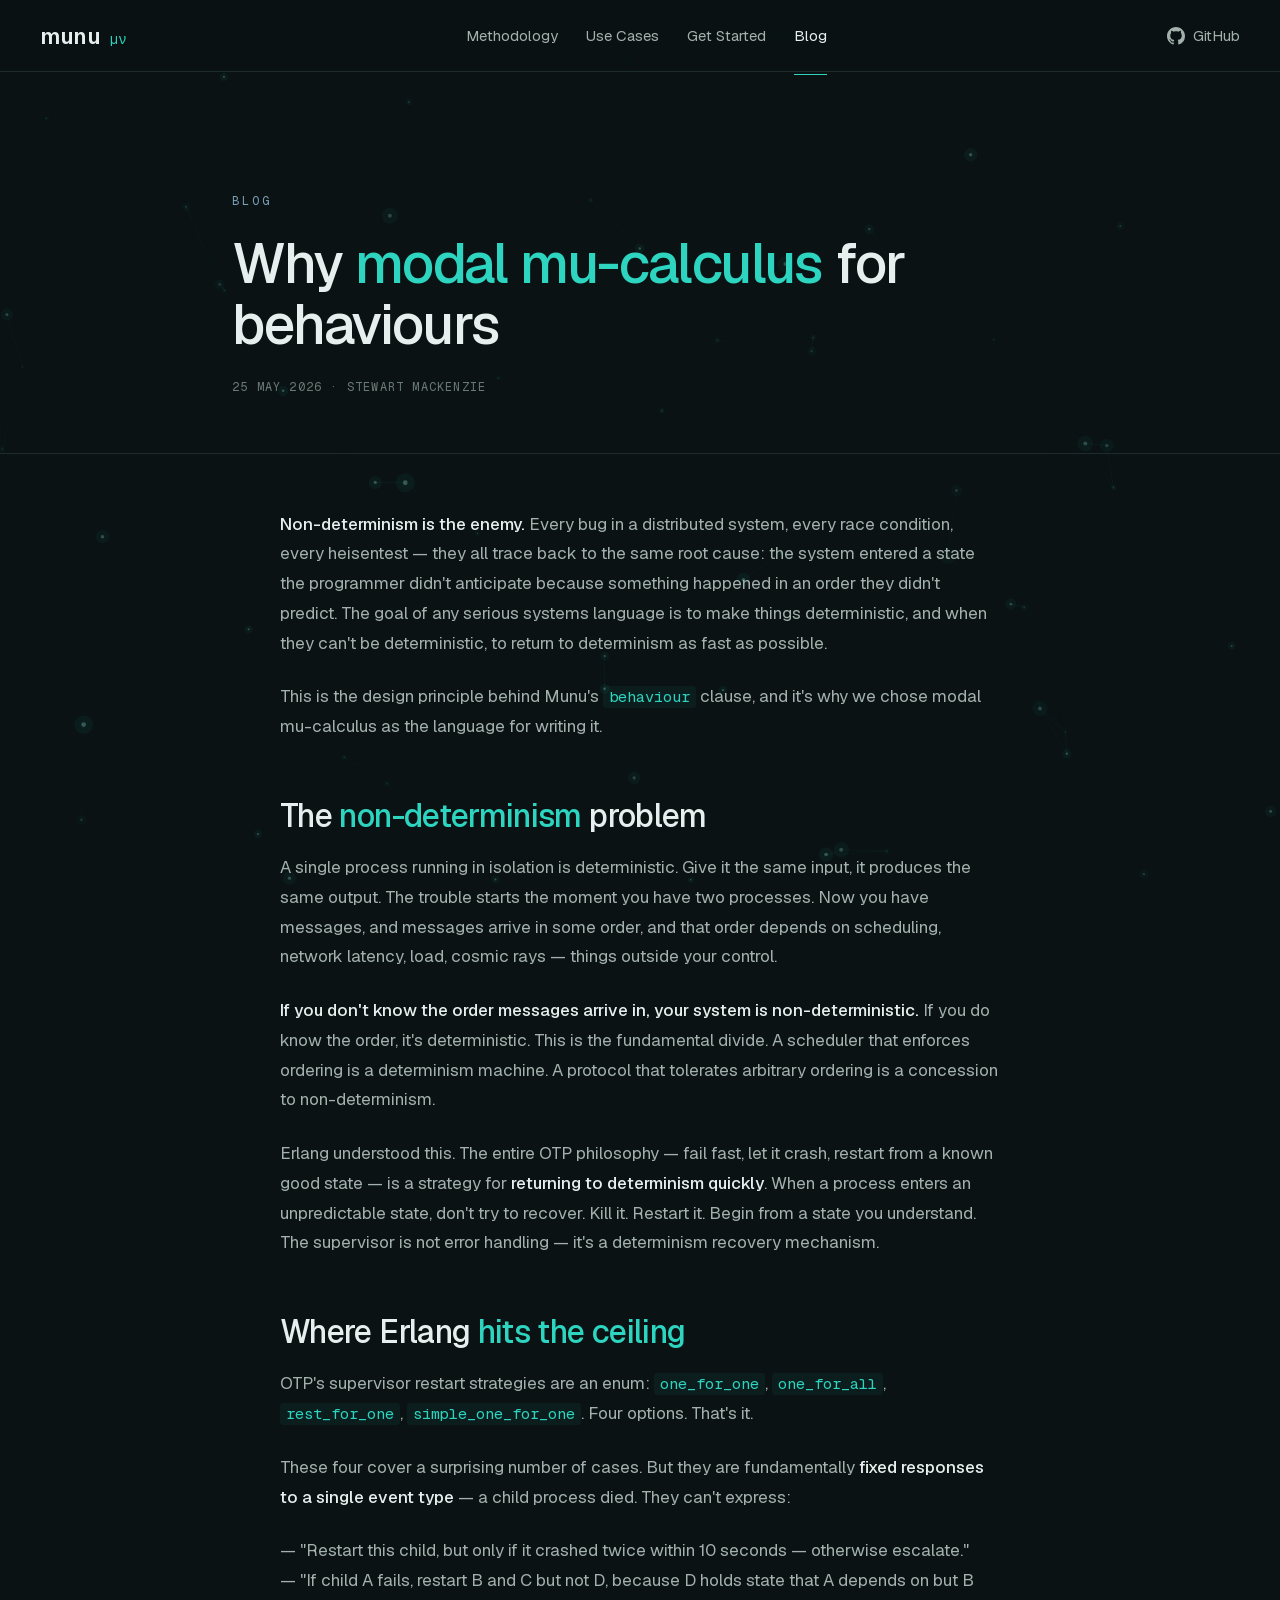
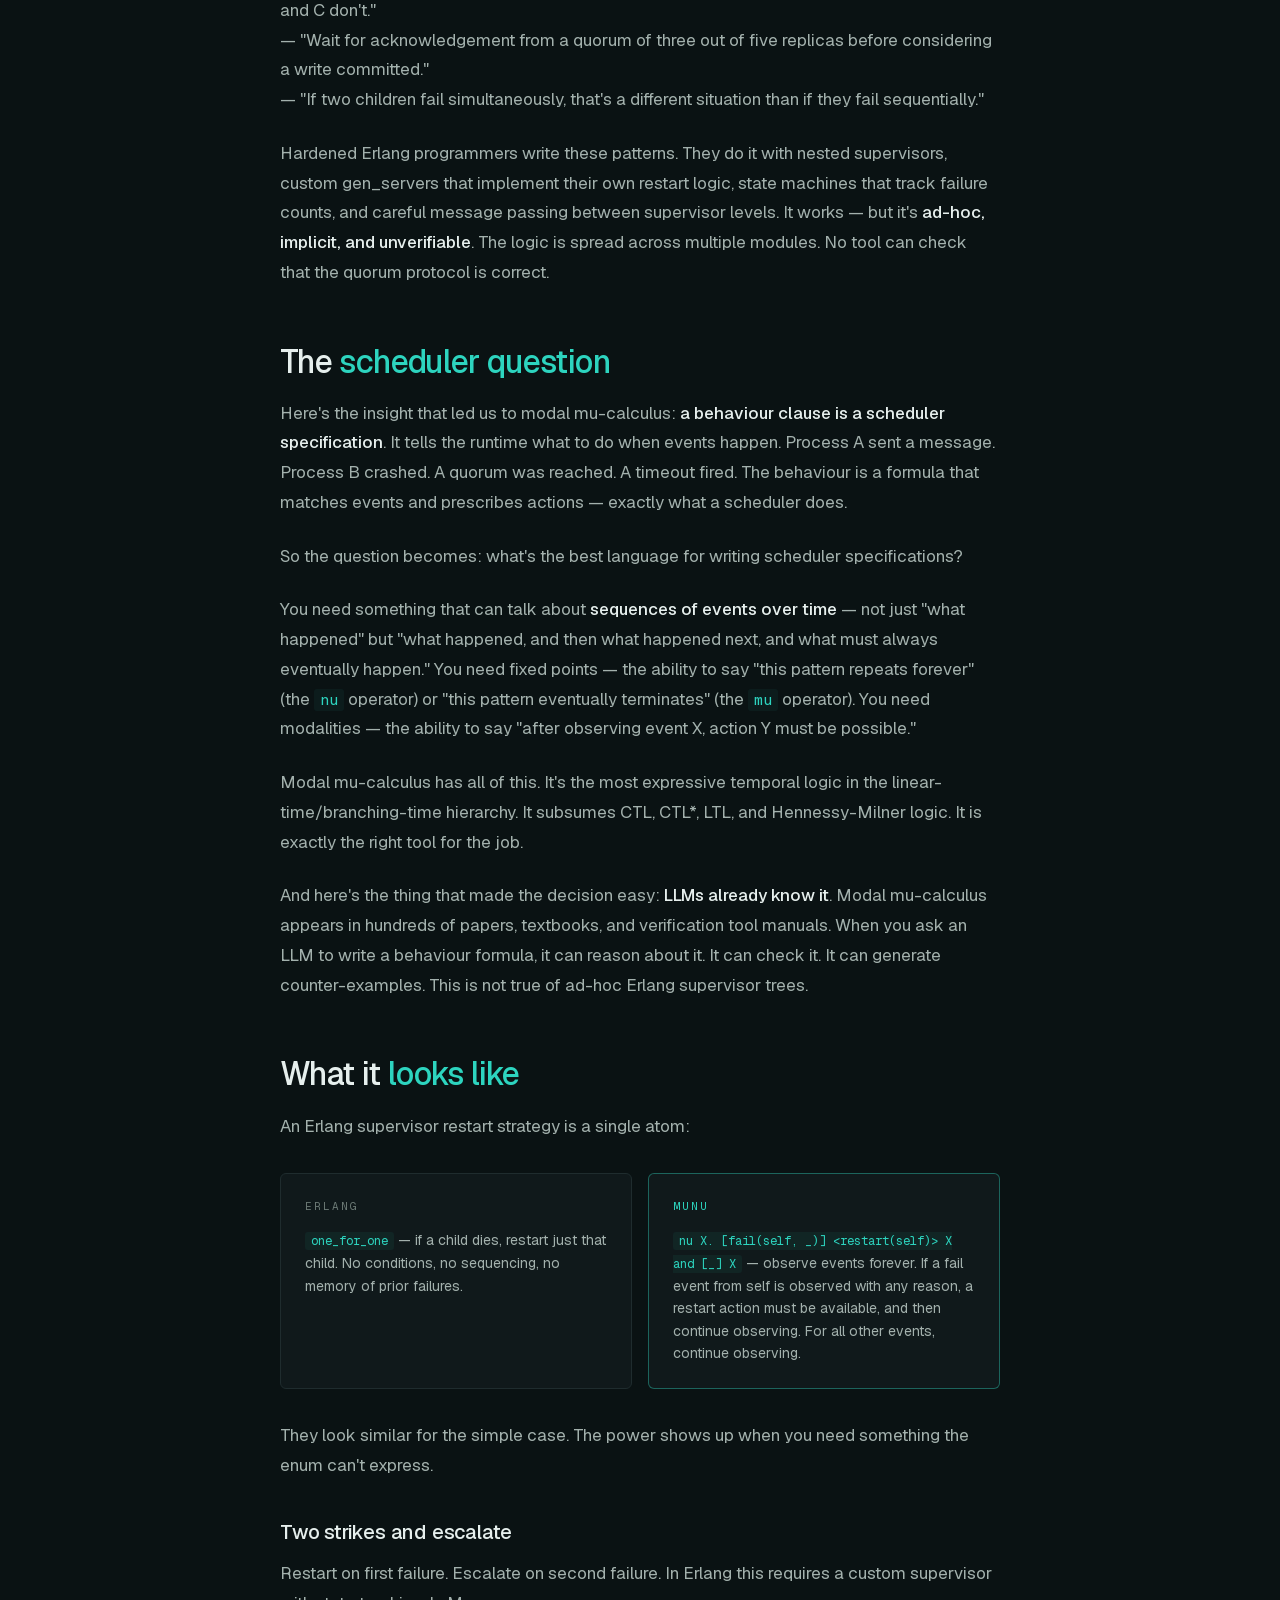
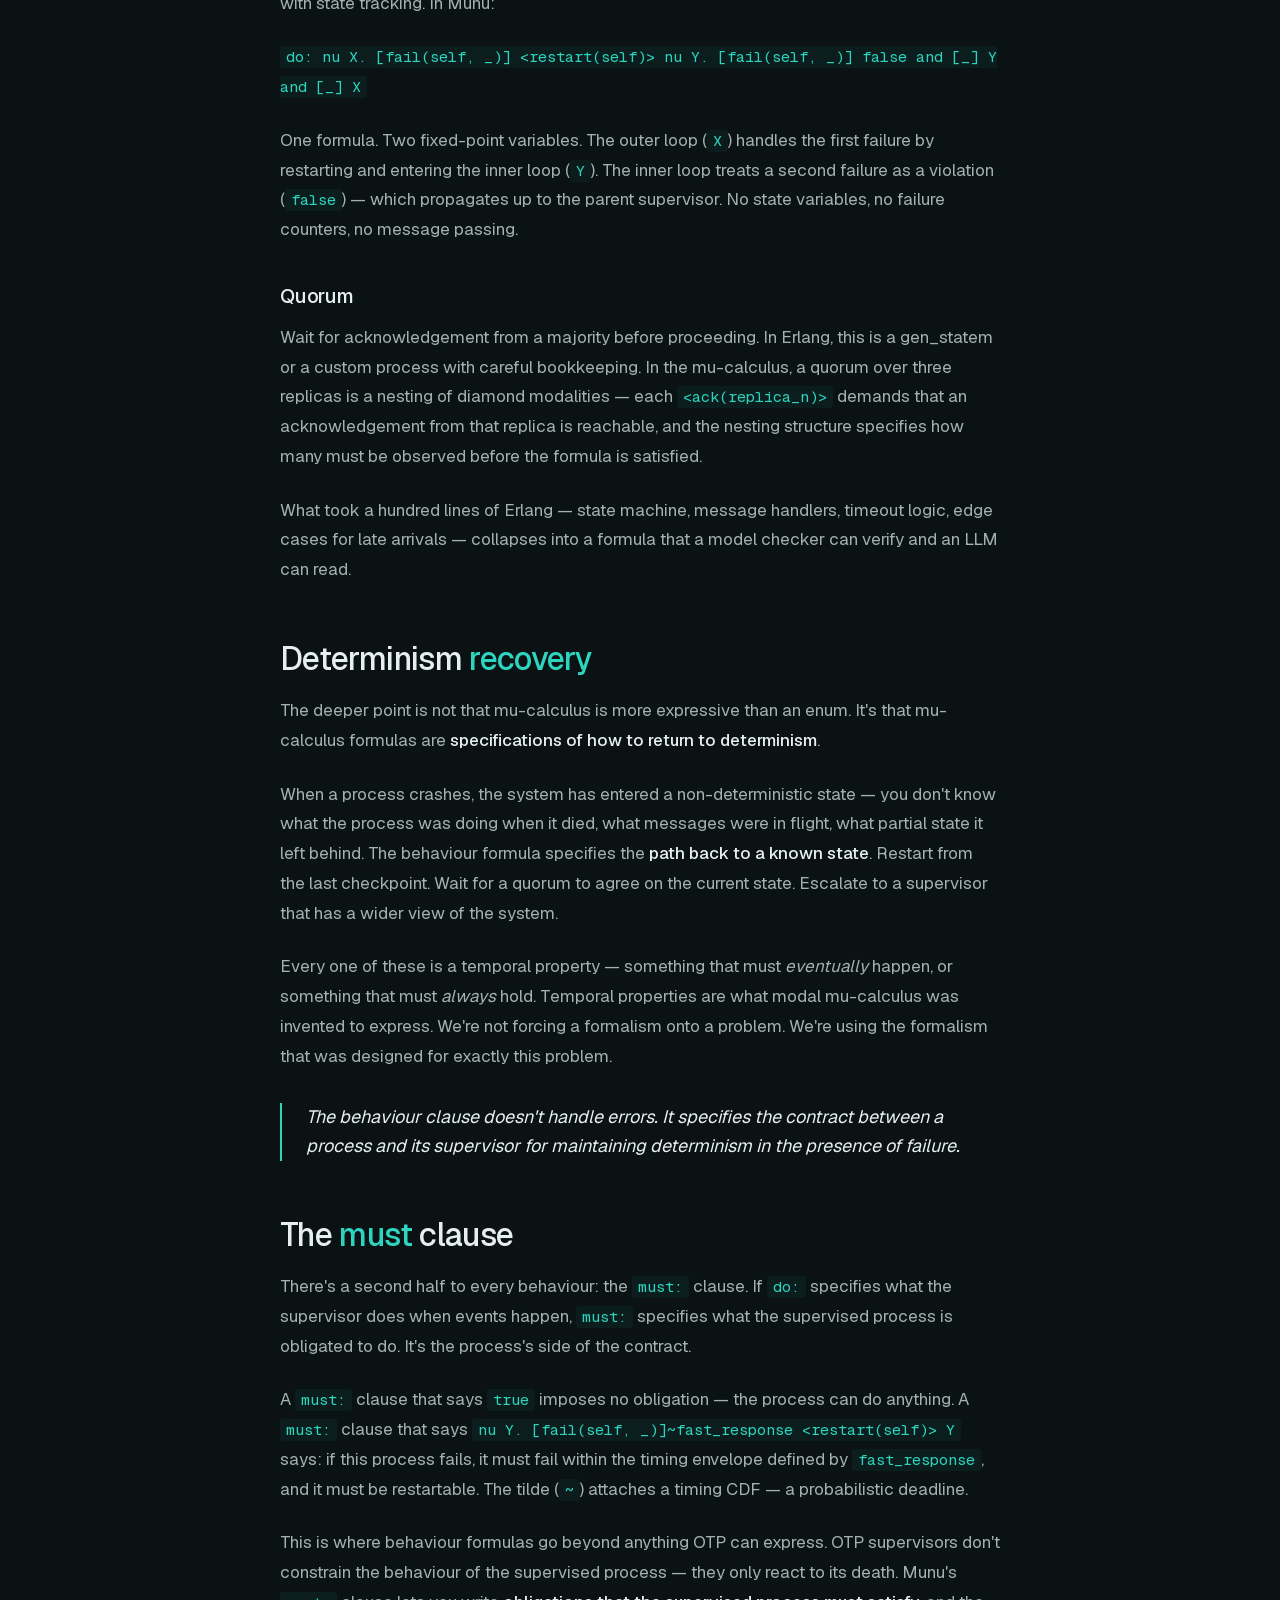
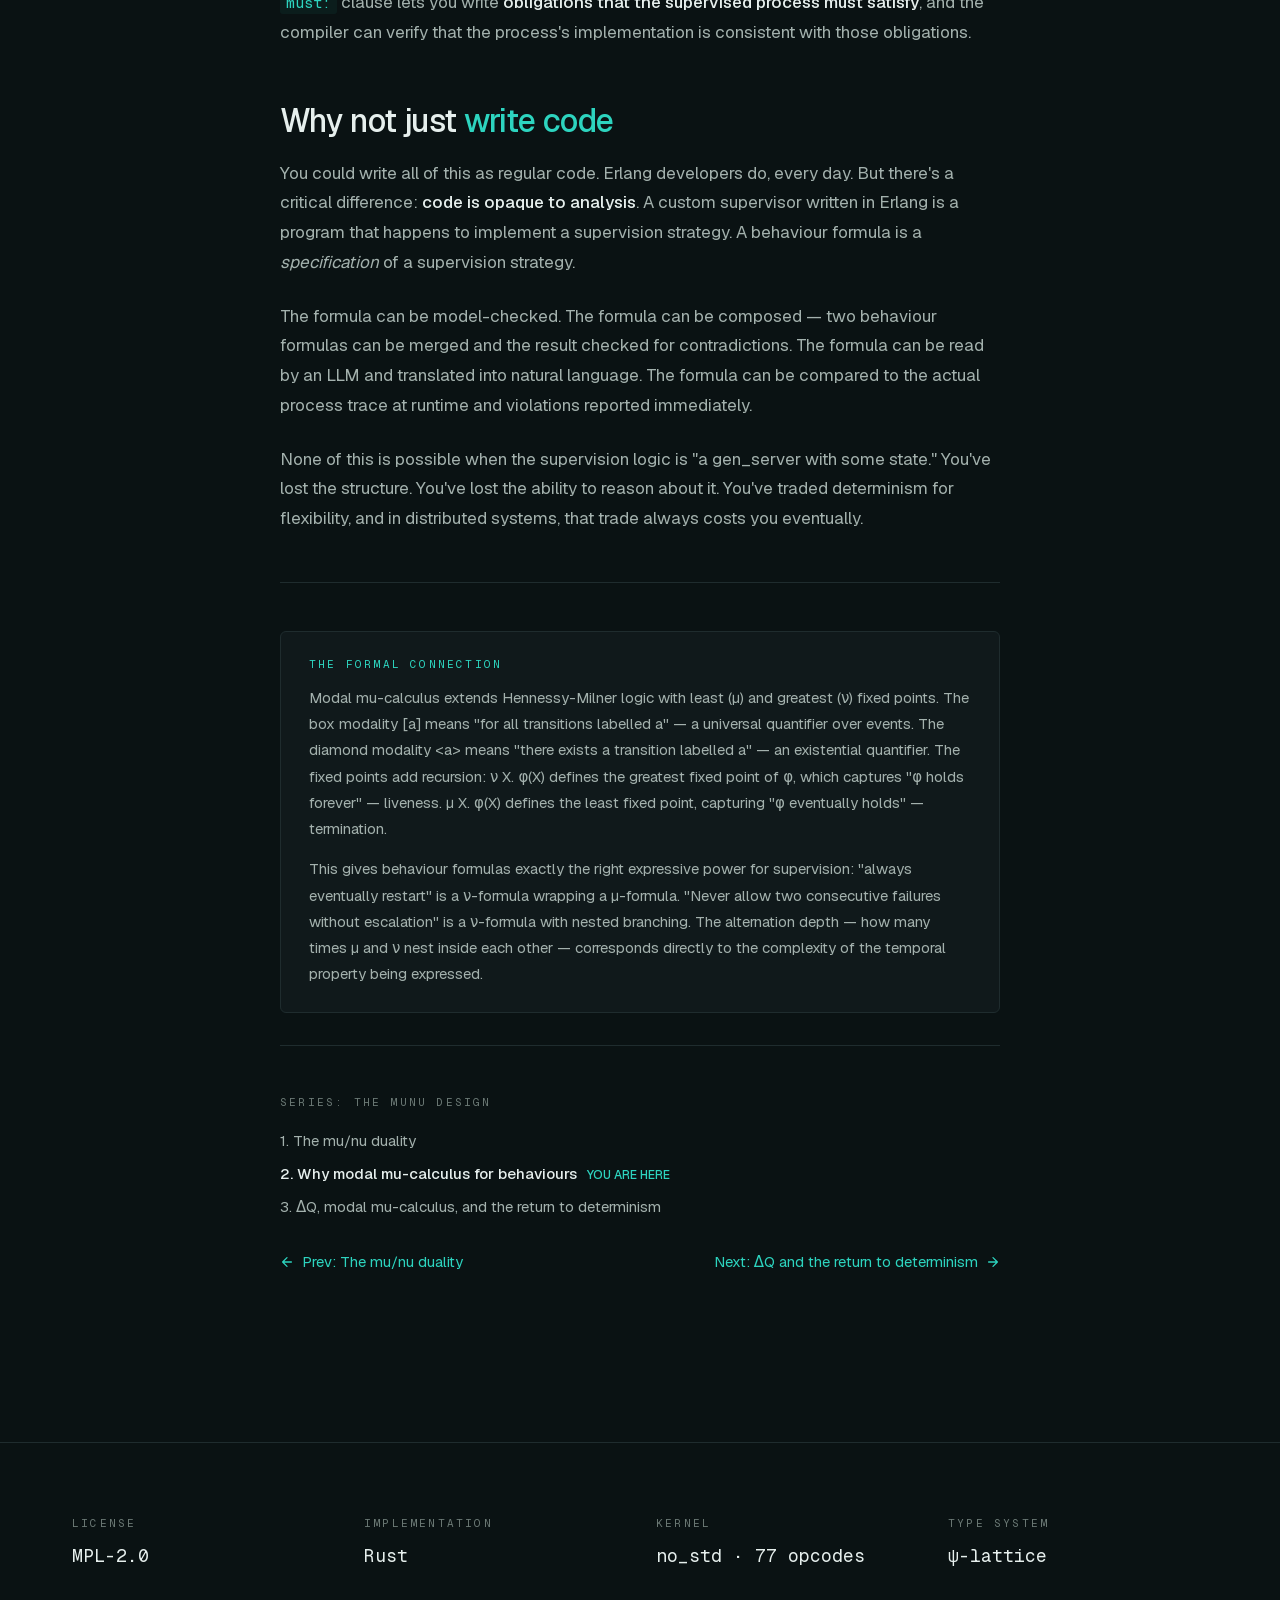
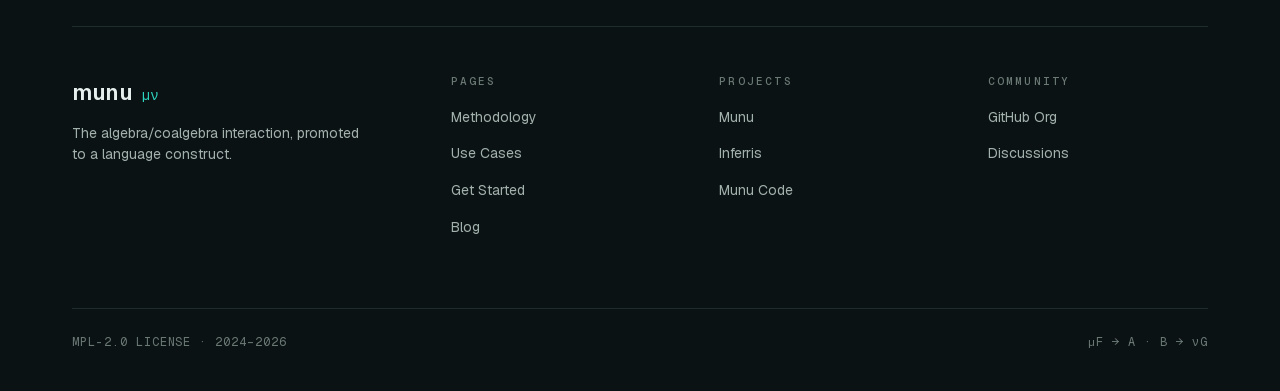
<file: blog-modal-mu-calculus.html>
<!doctype html>
<html lang="en">
<head>
<meta charset="utf-8" />
<meta name="viewport" content="width=device-width,initial-scale=1" />
<title>Why modal mu-calculus for behaviours — Munu Blog</title>
<link rel="icon" href="assets/favicon.svg" type="image/svg+xml" />
<meta name="description" content="Non-determinism is the enemy. Modal mu-calculus is the language for taming it — why Munu uses it instead of enum restart strategies." />
<meta property="og:type" content="article" />
<meta property="og:title" content="Why modal mu-calculus for behaviours — Munu Blog" />
<meta property="og:description" content="Non-determinism is the enemy. Modal mu-calculus is the language for taming it — why Munu uses it instead of enum restart strategies." />
<meta property="og:url" content="https://munu.hk/blog-modal-mu-calculus.html" />
<meta property="og:site_name" content="Munu" />
<meta property="og:image" content="https://munu.hk/assets/og-image.svg" />
<meta name="twitter:image" content="https://munu.hk/assets/og-image.svg" />
<meta name="twitter:card" content="summary_large_image" />
<meta name="twitter:title" content="Why modal mu-calculus for behaviours — Munu Blog" />
<meta name="twitter:description" content="Non-determinism is the enemy. Modal mu-calculus is the language for taming it — why Munu uses it instead of enum restart strategies." />
<link rel="stylesheet" href="assets/fonts.css" />
<link rel="stylesheet" href="assets/styles.css" />
<style>
  .post-hero {
    padding: 120px 0 56px;
  }
  .post-hero .eyebrow {
    color: var(--struct);
    font-family: "Geist Mono", monospace;
    font-size: 12px;
    letter-spacing: 0.24em;
    text-transform: uppercase;
    margin-bottom: 22px;
    display: block;
  }
  .post-hero h1 {
    font-size: clamp(36px, 5vw, 56px);
    font-weight: 500;
    letter-spacing: -0.025em;
    margin: 0 0 22px;
    line-height: 1.1;
    max-width: 800px;
  }
  .post-hero h1 .accent { color: var(--accent); }
  .post-hero .post-meta {
    color: var(--text-dim);
    font-family: "Geist Mono", monospace;
    font-size: 12px;
    letter-spacing: 0.1em;
  }

  .post-body {
    padding: 56px 0 120px;
    border-top: 1px solid var(--border);
  }
  .post-body .post-inner {
    max-width: 720px;
    margin: 0 auto;
  }
  .post-body p {
    color: var(--text-mute);
    font-size: 17px;
    line-height: 1.75;
    margin: 0 0 24px;
  }
  .post-body p strong { color: var(--text); font-weight: 500; }
  .post-body p code {
    color: var(--accent);
    background: rgba(45,212,191,0.06);
    padding: 1px 6px;
    border-radius: 3px;
    font-size: 0.9em;
  }
  .post-body h2 {
    font-size: clamp(24px, 3vw, 32px);
    font-weight: 500;
    letter-spacing: -0.02em;
    margin: 56px 0 20px;
    color: var(--text);
  }
  .post-body h2 .accent { color: var(--accent); }
  .post-body h3 {
    font-size: 20px;
    font-weight: 500;
    letter-spacing: -0.01em;
    margin: 40px 0 16px;
    color: var(--text);
  }
  .post-body blockquote {
    border-left: 2px solid var(--accent);
    margin: 32px 0;
    padding: 0 0 0 24px;
    color: var(--text);
    font-size: 18px;
    line-height: 1.6;
    font-style: italic;
  }
  .post-body .aside {
    background: var(--bg-card);
    border: 1px solid var(--border);
    border-radius: 6px;
    padding: 24px 28px;
    margin: 32px 0;
  }
  .post-body .aside .aside-label {
    font-family: "Geist Mono", monospace;
    font-size: 11px;
    letter-spacing: 0.2em;
    color: var(--accent);
    text-transform: uppercase;
    margin-bottom: 12px;
  }
  .post-body .aside p { margin-bottom: 0; font-size: 15px; }
  .post-body .aside p + p { margin-top: 14px; }
  .post-body hr {
    border: none;
    height: 1px;
    background: var(--border);
    margin: 48px 0;
  }
  .post-body .comparison {
    display: grid;
    grid-template-columns: 1fr 1fr;
    gap: 16px;
    margin: 32px 0;
  }
  @media (max-width: 700px) { .post-body .comparison { grid-template-columns: 1fr; } }
  .post-body .comparison .col {
    background: var(--bg-card);
    border: 1px solid var(--border);
    border-radius: 6px;
    padding: 24px;
  }
  .post-body .comparison .col-label {
    font-family: "Geist Mono", monospace;
    font-size: 11px;
    letter-spacing: 0.18em;
    color: var(--text-dim);
    text-transform: uppercase;
    margin-bottom: 14px;
  }
  .post-body .comparison .col.active { border-color: rgba(45,212,191,0.4); }
  .post-body .comparison .col.active .col-label { color: var(--accent); }
  .post-body .comparison .col p { font-size: 14px; line-height: 1.6; margin: 0; }
  .post-body .comparison .col code { font-size: 0.88em; }
  .post-nav {
    padding: 48px 0;
    border-top: 1px solid var(--border);
  }
  .post-nav a {
    color: var(--accent);
    font-size: 15px;
    display: inline-flex;
    align-items: center;
    gap: 8px;
  }
  .post-nav a:hover { text-decoration: underline; }
</style>
</head>
<body>
<div id="header-slot"></div>

<main class="shell">

  <section class="post-hero">
    <div class="container-narrow">
      <span class="eyebrow">Blog</span>
      <h1>Why <span class="accent">modal mu-calculus</span> for behaviours</h1>
      <div class="post-meta">25 MAY 2026 · STEWART MACKENZIE</div>
    </div>
  </section>

  <section class="post-body">
    <div class="container-narrow">
      <div class="post-inner">

<p><strong>Non-determinism is the enemy.</strong> Every bug in a distributed system, every race condition, every heisentest — they all trace back to the same root cause: the system entered a state the programmer didn't anticipate because something happened in an order they didn't predict. The goal of any serious systems language is to make things deterministic, and when they can't be deterministic, to return to determinism as fast as possible.</p>

<p>This is the design principle behind Munu's <code>behaviour</code> clause, and it's why we chose modal mu-calculus as the language for writing it.</p>

<h2>The <span class="accent">non-determinism</span> problem</h2>

<p>A single process running in isolation is deterministic. Give it the same input, it produces the same output. The trouble starts the moment you have two processes. Now you have messages, and messages arrive in some order, and that order depends on scheduling, network latency, load, cosmic rays — things outside your control.</p>

<p><strong>If you don't know the order messages arrive in, your system is non-deterministic.</strong> If you do know the order, it's deterministic. This is the fundamental divide. A scheduler that enforces ordering is a determinism machine. A protocol that tolerates arbitrary ordering is a concession to non-determinism.</p>

<p>Erlang understood this. The entire OTP philosophy — fail fast, let it crash, restart from a known good state — is a strategy for <strong>returning to determinism quickly</strong>. When a process enters an unpredictable state, don't try to recover. Kill it. Restart it. Begin from a state you understand. The supervisor is not error handling — it's a determinism recovery mechanism.</p>

<h2>Where Erlang <span class="accent">hits the ceiling</span></h2>

<p>OTP's supervisor restart strategies are an enum: <code>one_for_one</code>, <code>one_for_all</code>, <code>rest_for_one</code>, <code>simple_one_for_one</code>. Four options. That's it.</p>

<p>These four cover a surprising number of cases. But they are fundamentally <strong>fixed responses to a single event type</strong> — a child process died. They can't express:</p>

<p>— "Restart this child, but only if it crashed twice within 10 seconds — otherwise escalate."<br>
— "If child A fails, restart B and C but not D, because D holds state that A depends on but B and C don't."<br>
— "Wait for acknowledgement from a quorum of three out of five replicas before considering a write committed."<br>
— "If two children fail simultaneously, that's a different situation than if they fail sequentially."</p>

<p>Hardened Erlang programmers write these patterns. They do it with nested supervisors, custom gen_servers that implement their own restart logic, state machines that track failure counts, and careful message passing between supervisor levels. It works — but it's <strong>ad-hoc, implicit, and unverifiable</strong>. The logic is spread across multiple modules. No tool can check that the quorum protocol is correct.</p>

<h2>The <span class="accent">scheduler question</span></h2>

<p>Here's the insight that led us to modal mu-calculus: <strong>a behaviour clause is a scheduler specification</strong>. It tells the runtime what to do when events happen. Process A sent a message. Process B crashed. A quorum was reached. A timeout fired. The behaviour is a formula that matches events and prescribes actions — exactly what a scheduler does.</p>

<p>So the question becomes: what's the best language for writing scheduler specifications?</p>

<p>You need something that can talk about <strong>sequences of events over time</strong> — not just "what happened" but "what happened, and then what happened next, and what must always eventually happen." You need fixed points — the ability to say "this pattern repeats forever" (the <code>nu</code> operator) or "this pattern eventually terminates" (the <code>mu</code> operator). You need modalities — the ability to say "after observing event X, action Y must be possible."</p>

<p>Modal mu-calculus has all of this. It's the most expressive temporal logic in the linear-time/branching-time hierarchy. It subsumes CTL, CTL*, LTL, and Hennessy-Milner logic. It is exactly the right tool for the job.</p>

<p>And here's the thing that made the decision easy: <strong>LLMs already know it</strong>. Modal mu-calculus appears in hundreds of papers, textbooks, and verification tool manuals. When you ask an LLM to write a behaviour formula, it can reason about it. It can check it. It can generate counter-examples. This is not true of ad-hoc Erlang supervisor trees.</p>

<h2>What it <span class="accent">looks like</span></h2>

<p>An Erlang supervisor restart strategy is a single atom:</p>

<div class="comparison">
  <div class="col">
    <div class="col-label">Erlang</div>
    <p><code>one_for_one</code> — if a child dies, restart just that child. No conditions, no sequencing, no memory of prior failures.</p>
  </div>
  <div class="col active">
    <div class="col-label">Munu</div>
    <p><code>nu X. [fail(self, _)] &lt;restart(self)&gt; X and [_] X</code> — observe events forever. If a fail event from self is observed with any reason, a restart action must be available, and then continue observing. For all other events, continue observing.</p>
  </div>
</div>

<p>They look similar for the simple case. The power shows up when you need something the enum can't express.</p>

<h3>Two strikes and escalate</h3>

<p>Restart on first failure. Escalate on second failure. In Erlang this requires a custom supervisor with state tracking. In Munu:</p>

<p><code>do: nu X. [fail(self, _)] &lt;restart(self)&gt; nu Y. [fail(self, _)] false and [_] Y and [_] X</code></p>

<p>One formula. Two fixed-point variables. The outer loop (<code>X</code>) handles the first failure by restarting and entering the inner loop (<code>Y</code>). The inner loop treats a second failure as a violation (<code>false</code>) — which propagates up to the parent supervisor. No state variables, no failure counters, no message passing.</p>

<h3>Quorum</h3>

<p>Wait for acknowledgement from a majority before proceeding. In Erlang, this is a gen_statem or a custom process with careful bookkeeping. In the mu-calculus, a quorum over three replicas is a nesting of diamond modalities — each <code>&lt;ack(replica_n)&gt;</code> demands that an acknowledgement from that replica is reachable, and the nesting structure specifies how many must be observed before the formula is satisfied.</p>

<p>What took a hundred lines of Erlang — state machine, message handlers, timeout logic, edge cases for late arrivals — collapses into a formula that a model checker can verify and an LLM can read.</p>

<h2>Determinism <span class="accent">recovery</span></h2>

<p>The deeper point is not that mu-calculus is more expressive than an enum. It's that mu-calculus formulas are <strong>specifications of how to return to determinism</strong>.</p>

<p>When a process crashes, the system has entered a non-deterministic state — you don't know what the process was doing when it died, what messages were in flight, what partial state it left behind. The behaviour formula specifies the <strong>path back to a known state</strong>. Restart from the last checkpoint. Wait for a quorum to agree on the current state. Escalate to a supervisor that has a wider view of the system.</p>

<p>Every one of these is a temporal property — something that must <em>eventually</em> happen, or something that must <em>always</em> hold. Temporal properties are what modal mu-calculus was invented to express. We're not forcing a formalism onto a problem. We're using the formalism that was designed for exactly this problem.</p>

<blockquote>The behaviour clause doesn't handle errors. It specifies the contract between a process and its supervisor for maintaining determinism in the presence of failure.</blockquote>

<h2>The <span class="accent">must</span> clause</h2>

<p>There's a second half to every behaviour: the <code>must:</code> clause. If <code>do:</code> specifies what the supervisor does when events happen, <code>must:</code> specifies what the supervised process is obligated to do. It's the process's side of the contract.</p>

<p>A <code>must:</code> clause that says <code>true</code> imposes no obligation — the process can do anything. A <code>must:</code> clause that says <code>nu Y. [fail(self, _)]~fast_response &lt;restart(self)&gt; Y</code> says: if this process fails, it must fail within the timing envelope defined by <code>fast_response</code>, and it must be restartable. The tilde (<code>~</code>) attaches a timing CDF — a probabilistic deadline.</p>

<p>This is where behaviour formulas go beyond anything OTP can express. OTP supervisors don't constrain the behaviour of the supervised process — they only react to its death. Munu's <code>must:</code> clause lets you write <strong>obligations that the supervised process must satisfy</strong>, and the compiler can verify that the process's implementation is consistent with those obligations.</p>

<h2>Why not just <span class="accent">write code</span></h2>

<p>You could write all of this as regular code. Erlang developers do, every day. But there's a critical difference: <strong>code is opaque to analysis</strong>. A custom supervisor written in Erlang is a program that happens to implement a supervision strategy. A behaviour formula is a <em>specification</em> of a supervision strategy.</p>

<p>The formula can be model-checked. The formula can be composed — two behaviour formulas can be merged and the result checked for contradictions. The formula can be read by an LLM and translated into natural language. The formula can be compared to the actual process trace at runtime and violations reported immediately.</p>

<p>None of this is possible when the supervision logic is "a gen_server with some state." You've lost the structure. You've lost the ability to reason about it. You've traded determinism for flexibility, and in distributed systems, that trade always costs you eventually.</p>

<hr>

<div class="aside">
  <div class="aside-label">The formal connection</div>
  <p>Modal mu-calculus extends Hennessy-Milner logic with least (μ) and greatest (ν) fixed points. The box modality [a] means "for all transitions labelled a" — a universal quantifier over events. The diamond modality &lt;a&gt; means "there exists a transition labelled a" — an existential quantifier. The fixed points add recursion: ν X. φ(X) defines the greatest fixed point of φ, which captures "φ holds forever" — liveness. μ X. φ(X) defines the least fixed point, capturing "φ eventually holds" — termination.</p>
  <p>This gives behaviour formulas exactly the right expressive power for supervision: "always eventually restart" is a ν-formula wrapping a μ-formula. "Never allow two consecutive failures without escalation" is a ν-formula with nested branching. The alternation depth — how many times μ and ν nest inside each other — corresponds directly to the complexity of the temporal property being expressed.</p>
</div>

<div style="padding:48px 0;border-top:1px solid var(--border)">
  <div style="font-family:'Geist Mono',monospace;font-size:11px;letter-spacing:0.2em;color:var(--text-dim);text-transform:uppercase;margin-bottom:18px">Series: The Munu Design</div>
  <div style="display:flex;flex-direction:column;gap:10px;margin-bottom:32px">
    <a href="blog.html" style="color:var(--text-mute);font-size:15px">1. The mu/nu duality</a>
    <span style="color:var(--text);font-size:15px;font-weight:500">2. Why modal mu-calculus for behaviours <span style="color:var(--accent);font-size:12px;margin-left:6px">YOU ARE HERE</span></span>
    <a href="blog-delta-q-failure.html" style="color:var(--text-mute);font-size:15px">3. ΔQ, modal mu-calculus, and the return to determinism</a>
  </div>
  <div style="display:flex;justify-content:space-between;flex-wrap:wrap;gap:16px">
    <a href="blog.html" style="color:var(--accent);font-size:15px;display:inline-flex;align-items:center;gap:8px">
      <svg width="14" height="14" viewBox="0 0 16 16" fill="none"><path d="M13 8H3M8 3L3 8l5 5" stroke="currentColor" stroke-width="1.5" stroke-linecap="round" stroke-linejoin="round"/></svg>
      Prev: The mu/nu duality
    </a>
    <a href="blog-delta-q-failure.html" style="color:var(--accent);font-size:15px;display:inline-flex;align-items:center;gap:8px">
      Next: ΔQ and the return to determinism
      <svg width="14" height="14" viewBox="0 0 16 16" fill="none"><path d="M3 8h10M8 3l5 5-5 5" stroke="currentColor" stroke-width="1.5" stroke-linecap="round" stroke-linejoin="round"/></svg>
    </a>
  </div>
</div>

      </div>
    </div>
  </section>

</main>

<div id="footer-slot"></div>

<script src="assets/page.js"></script>
<script src="assets/network-bg.js"></script>
<script> setupPage({ active: "blog" }); </script>
</body>
</html>
</file>
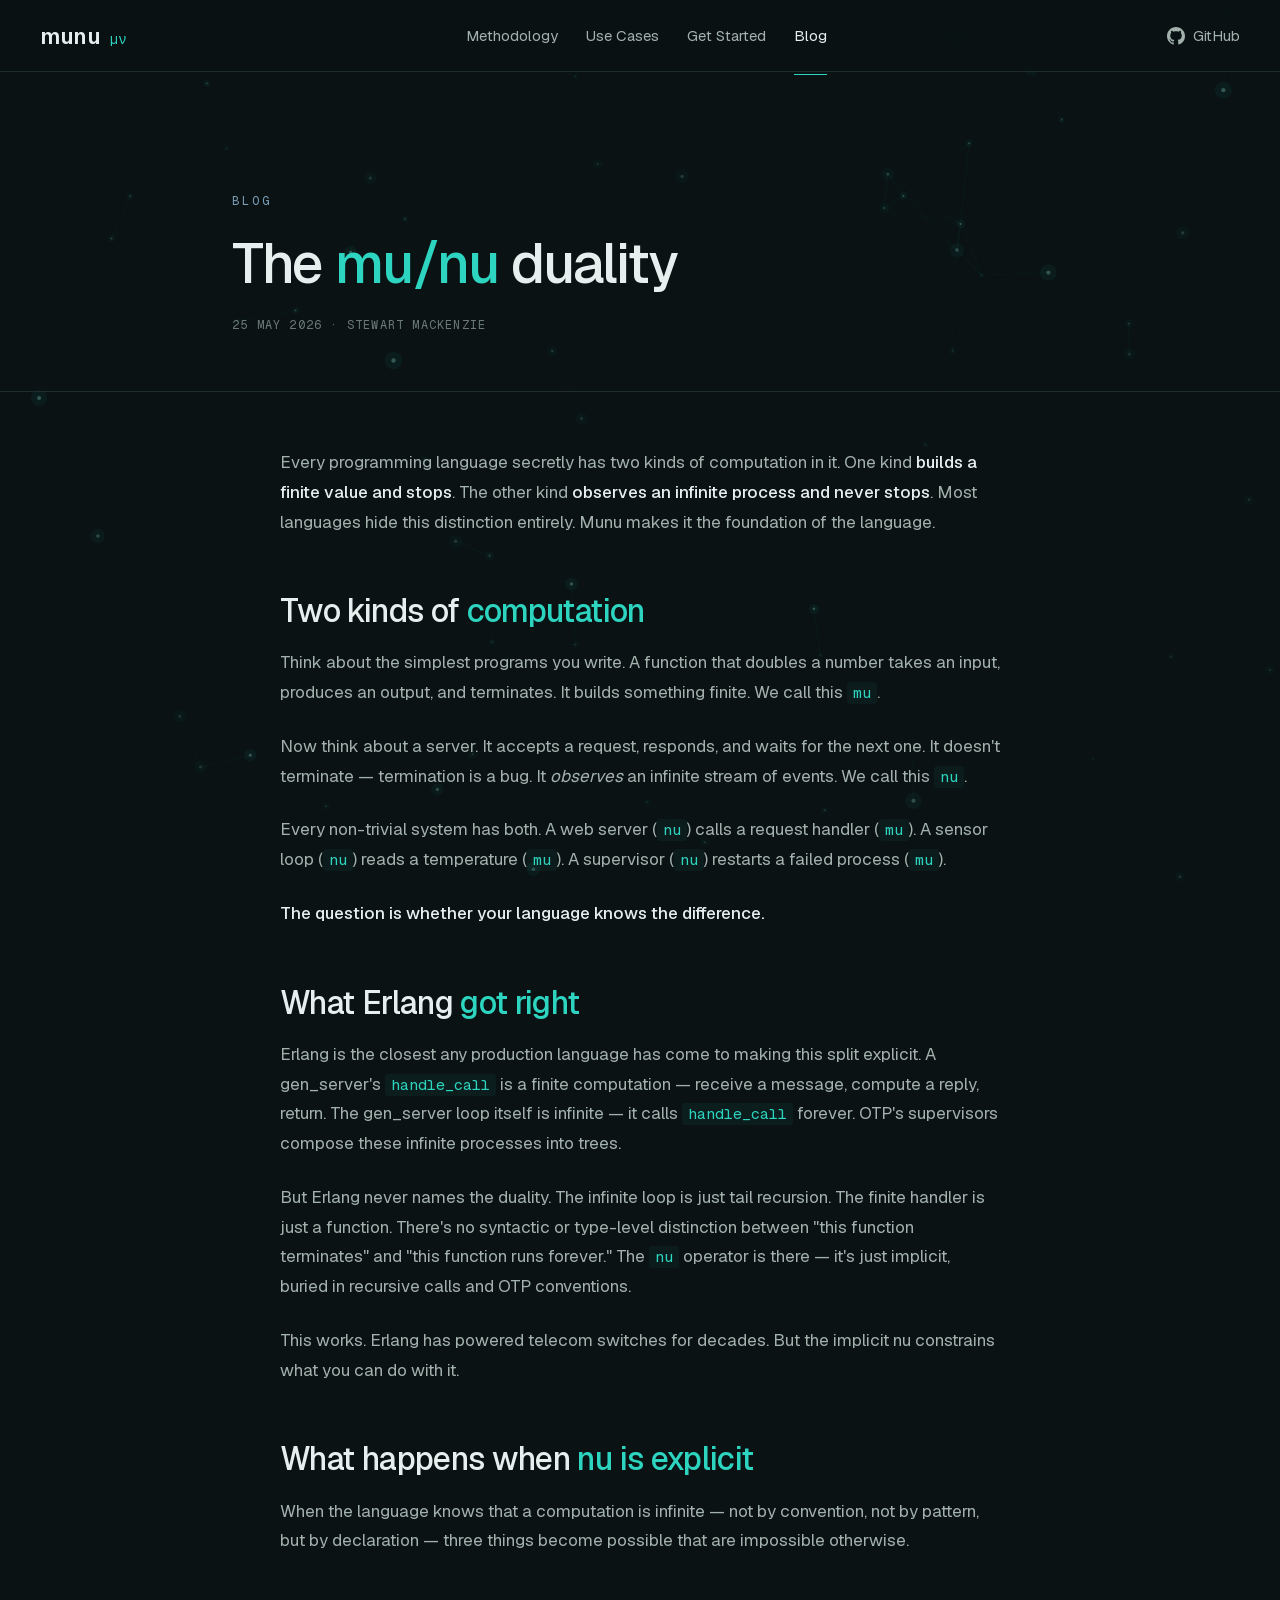
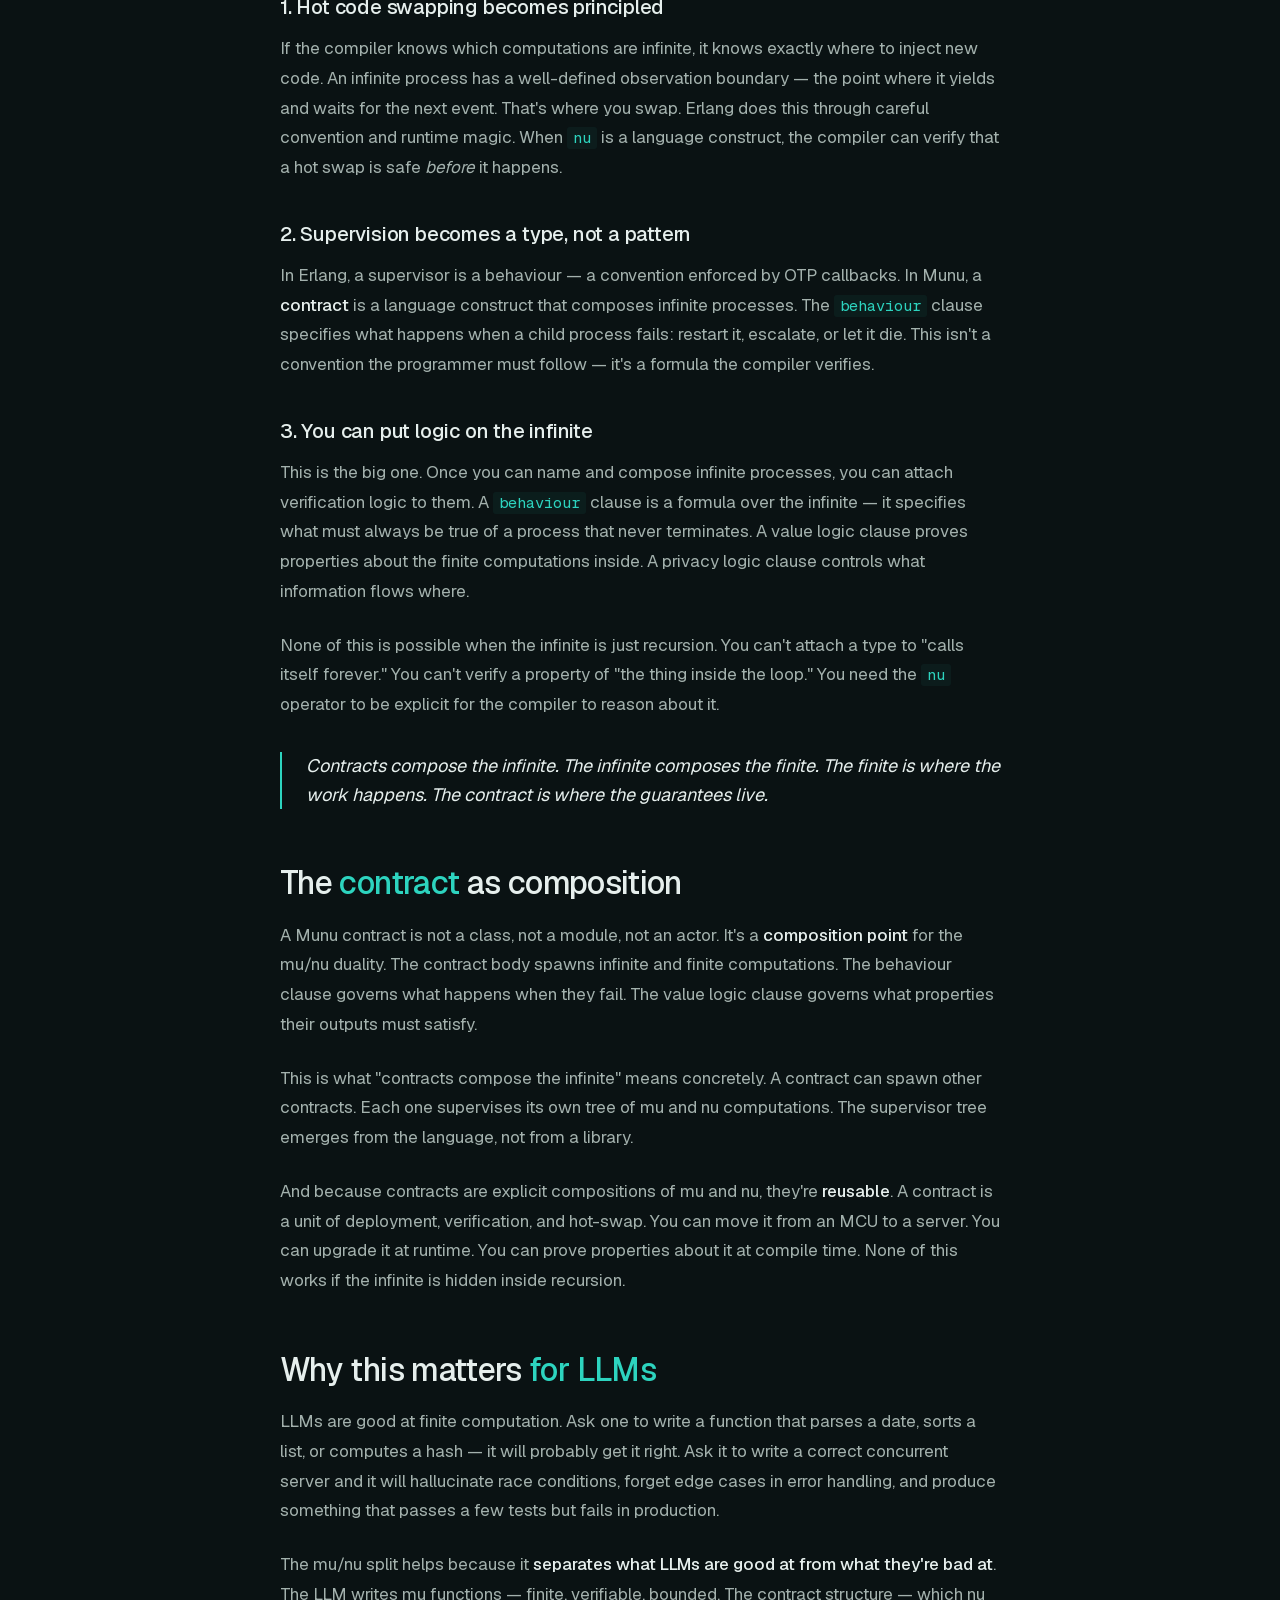
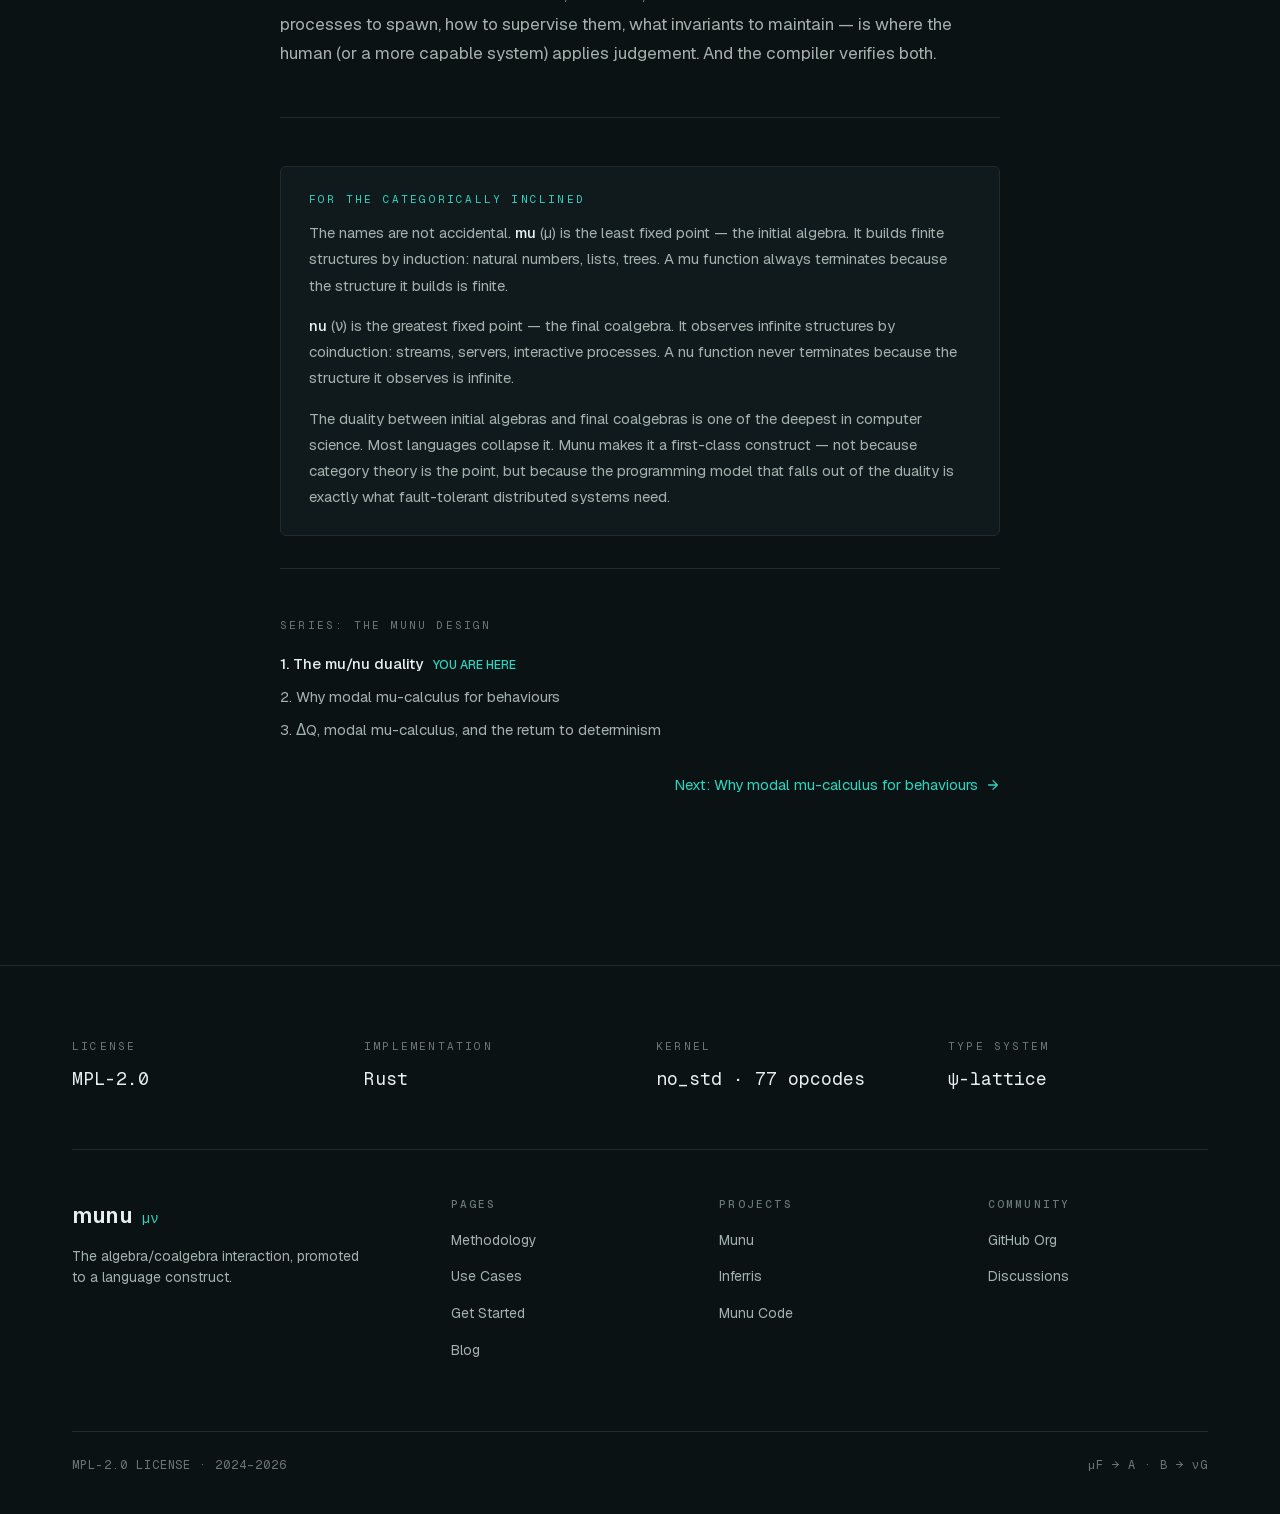
<file: blog.html>
<!doctype html>
<html lang="en">
<head>
<meta charset="utf-8" />
<meta name="viewport" content="width=device-width,initial-scale=1" />
<title>The mu/nu duality — Munu Blog</title>
<link rel="icon" href="assets/favicon.svg" type="image/svg+xml" />
<meta name="description" content="Why every programming language has two kinds of computation hiding in it — and what happens when you make both explicit." />
<meta property="og:type" content="article" />
<meta property="og:title" content="The mu/nu duality — Munu Blog" />
<meta property="og:description" content="Why every programming language has two kinds of computation hiding in it — and what happens when you make both explicit." />
<meta property="og:url" content="https://munu.hk/blog.html" />
<meta property="og:site_name" content="Munu" />
<meta property="og:image" content="https://munu.hk/assets/og-image.svg" />
<meta name="twitter:image" content="https://munu.hk/assets/og-image.svg" />
<meta name="twitter:card" content="summary_large_image" />
<meta name="twitter:title" content="The mu/nu duality — Munu Blog" />
<meta name="twitter:description" content="Why every programming language has two kinds of computation hiding in it — and what happens when you make both explicit." />
<link rel="stylesheet" href="assets/fonts.css" />
<link rel="stylesheet" href="assets/styles.css" />
<style>
  .post-hero {
    padding: 120px 0 56px;
  }
  .post-hero .eyebrow {
    color: var(--struct);
    font-family: "Geist Mono", monospace;
    font-size: 12px;
    letter-spacing: 0.24em;
    text-transform: uppercase;
    margin-bottom: 22px;
    display: block;
  }
  .post-hero h1 {
    font-size: clamp(36px, 5vw, 56px);
    font-weight: 500;
    letter-spacing: -0.025em;
    margin: 0 0 22px;
    line-height: 1.1;
    max-width: 800px;
  }
  .post-hero h1 .accent { color: var(--accent); }
  .post-hero .post-meta {
    color: var(--text-dim);
    font-family: "Geist Mono", monospace;
    font-size: 12px;
    letter-spacing: 0.1em;
  }

  .post-body {
    padding: 56px 0 120px;
    border-top: 1px solid var(--border);
  }
  .post-body .post-inner {
    max-width: 720px;
    margin: 0 auto;
  }
  .post-body p {
    color: var(--text-mute);
    font-size: 17px;
    line-height: 1.75;
    margin: 0 0 24px;
  }
  .post-body p strong { color: var(--text); font-weight: 500; }
  .post-body p code {
    color: var(--accent);
    background: rgba(45,212,191,0.06);
    padding: 1px 6px;
    border-radius: 3px;
    font-size: 0.9em;
  }
  .post-body h2 {
    font-size: clamp(24px, 3vw, 32px);
    font-weight: 500;
    letter-spacing: -0.02em;
    margin: 56px 0 20px;
    color: var(--text);
  }
  .post-body h2 .accent { color: var(--accent); }
  .post-body h3 {
    font-size: 20px;
    font-weight: 500;
    letter-spacing: -0.01em;
    margin: 40px 0 16px;
    color: var(--text);
  }
  .post-body blockquote {
    border-left: 2px solid var(--accent);
    margin: 32px 0;
    padding: 0 0 0 24px;
    color: var(--text);
    font-size: 18px;
    line-height: 1.6;
    font-style: italic;
  }
  .post-body .aside {
    background: var(--bg-card);
    border: 1px solid var(--border);
    border-radius: 6px;
    padding: 24px 28px;
    margin: 32px 0;
  }
  .post-body .aside .aside-label {
    font-family: "Geist Mono", monospace;
    font-size: 11px;
    letter-spacing: 0.2em;
    color: var(--accent);
    text-transform: uppercase;
    margin-bottom: 12px;
  }
  .post-body .aside p { margin-bottom: 0; font-size: 15px; }
  .post-body .aside p + p { margin-top: 14px; }
  .post-body hr {
    border: none;
    height: 1px;
    background: var(--border);
    margin: 48px 0;
  }
</style>
</head>
<body>
<div id="header-slot"></div>

<main class="shell">

  <section class="post-hero">
    <div class="container-narrow">
      <span class="eyebrow">Blog</span>
      <h1>The <span class="accent">mu/nu</span> duality</h1>
      <div class="post-meta">25 MAY 2026 · STEWART MACKENZIE</div>
    </div>
  </section>

  <section class="post-body">
    <div class="container-narrow">
      <div class="post-inner">

<p>Every programming language secretly has two kinds of computation in it. One kind <strong>builds a finite value and stops</strong>. The other kind <strong>observes an infinite process and never stops</strong>. Most languages hide this distinction entirely. Munu makes it the foundation of the language.</p>

<h2>Two kinds of <span class="accent">computation</span></h2>

<p>Think about the simplest programs you write. A function that doubles a number takes an input, produces an output, and terminates. It builds something finite. We call this <code>mu</code>.</p>

<p>Now think about a server. It accepts a request, responds, and waits for the next one. It doesn't terminate — termination is a bug. It <em>observes</em> an infinite stream of events. We call this <code>nu</code>.</p>

<p>Every non-trivial system has both. A web server (<code>nu</code>) calls a request handler (<code>mu</code>). A sensor loop (<code>nu</code>) reads a temperature (<code>mu</code>). A supervisor (<code>nu</code>) restarts a failed process (<code>mu</code>).</p>

<p><strong>The question is whether your language knows the difference.</strong></p>

<h2>What Erlang <span class="accent">got right</span></h2>

<p>Erlang is the closest any production language has come to making this split explicit. A gen_server's <code>handle_call</code> is a finite computation — receive a message, compute a reply, return. The gen_server loop itself is infinite — it calls <code>handle_call</code> forever. OTP's supervisors compose these infinite processes into trees.</p>

<p>But Erlang never names the duality. The infinite loop is just tail recursion. The finite handler is just a function. There's no syntactic or type-level distinction between "this function terminates" and "this function runs forever." The <code>nu</code> operator is there — it's just implicit, buried in recursive calls and OTP conventions.</p>

<p>This works. Erlang has powered telecom switches for decades. But the implicit nu constrains what you can do with it.</p>

<h2>What happens when <span class="accent">nu is explicit</span></h2>

<p>When the language knows that a computation is infinite — not by convention, not by pattern, but by declaration — three things become possible that are impossible otherwise.</p>

<h3>1. Hot code swapping becomes principled</h3>

<p>If the compiler knows which computations are infinite, it knows exactly where to inject new code. An infinite process has a well-defined observation boundary — the point where it yields and waits for the next event. That's where you swap. Erlang does this through careful convention and runtime magic. When <code>nu</code> is a language construct, the compiler can verify that a hot swap is safe <em>before</em> it happens.</p>

<h3>2. Supervision becomes a type, not a pattern</h3>

<p>In Erlang, a supervisor is a behaviour — a convention enforced by OTP callbacks. In Munu, a <strong>contract</strong> is a language construct that composes infinite processes. The <code>behaviour</code> clause specifies what happens when a child process fails: restart it, escalate, or let it die. This isn't a convention the programmer must follow — it's a formula the compiler verifies.</p>

<h3>3. You can put logic on the infinite</h3>

<p>This is the big one. Once you can name and compose infinite processes, you can attach verification logic to them. A <code>behaviour</code> clause is a formula over the infinite — it specifies what must always be true of a process that never terminates. A value logic clause proves properties about the finite computations inside. A privacy logic clause controls what information flows where.</p>

<p>None of this is possible when the infinite is just recursion. You can't attach a type to "calls itself forever." You can't verify a property of "the thing inside the loop." You need the <code>nu</code> operator to be explicit for the compiler to reason about it.</p>

<blockquote>Contracts compose the infinite. The infinite composes the finite. The finite is where the work happens. The contract is where the guarantees live.</blockquote>

<h2>The <span class="accent">contract</span> as composition</h2>

<p>A Munu contract is not a class, not a module, not an actor. It's a <strong>composition point</strong> for the mu/nu duality. The contract body spawns infinite and finite computations. The behaviour clause governs what happens when they fail. The value logic clause governs what properties their outputs must satisfy.</p>

<p>This is what "contracts compose the infinite" means concretely. A contract can spawn other contracts. Each one supervises its own tree of mu and nu computations. The supervisor tree emerges from the language, not from a library.</p>

<p>And because contracts are explicit compositions of mu and nu, they're <strong>reusable</strong>. A contract is a unit of deployment, verification, and hot-swap. You can move it from an MCU to a server. You can upgrade it at runtime. You can prove properties about it at compile time. None of this works if the infinite is hidden inside recursion.</p>

<h2>Why this matters <span class="accent">for LLMs</span></h2>

<p>LLMs are good at finite computation. Ask one to write a function that parses a date, sorts a list, or computes a hash — it will probably get it right. Ask it to write a correct concurrent server and it will hallucinate race conditions, forget edge cases in error handling, and produce something that passes a few tests but fails in production.</p>

<p>The mu/nu split helps because it <strong>separates what LLMs are good at from what they're bad at</strong>. The LLM writes mu functions — finite, verifiable, bounded. The contract structure — which nu processes to spawn, how to supervise them, what invariants to maintain — is where the human (or a more capable system) applies judgement. And the compiler verifies both.</p>

<hr>

<div class="aside">
  <div class="aside-label">For the categorically inclined</div>
  <p>The names are not accidental. <strong>mu</strong> (μ) is the least fixed point — the initial algebra. It builds finite structures by induction: natural numbers, lists, trees. A mu function always terminates because the structure it builds is finite.</p>
  <p><strong>nu</strong> (ν) is the greatest fixed point — the final coalgebra. It observes infinite structures by coinduction: streams, servers, interactive processes. A nu function never terminates because the structure it observes is infinite.</p>
  <p>The duality between initial algebras and final coalgebras is one of the deepest in computer science. Most languages collapse it. Munu makes it a first-class construct — not because category theory is the point, but because the programming model that falls out of the duality is exactly what fault-tolerant distributed systems need.</p>
</div>

<div style="padding:48px 0;border-top:1px solid var(--border)">
  <div style="font-family:'Geist Mono',monospace;font-size:11px;letter-spacing:0.2em;color:var(--text-dim);text-transform:uppercase;margin-bottom:18px">Series: The Munu Design</div>
  <div style="display:flex;flex-direction:column;gap:10px;margin-bottom:32px">
    <span style="color:var(--text);font-size:15px;font-weight:500">1. The mu/nu duality <span style="color:var(--accent);font-size:12px;margin-left:6px">YOU ARE HERE</span></span>
    <a href="blog-modal-mu-calculus.html" style="color:var(--text-mute);font-size:15px">2. Why modal mu-calculus for behaviours</a>
    <a href="blog-delta-q-failure.html" style="color:var(--text-mute);font-size:15px">3. ΔQ, modal mu-calculus, and the return to determinism</a>
  </div>
  <div style="display:flex;justify-content:flex-end">
    <a href="blog-modal-mu-calculus.html" style="color:var(--accent);font-size:15px;display:inline-flex;align-items:center;gap:8px">
      Next: Why modal mu-calculus for behaviours
      <svg width="14" height="14" viewBox="0 0 16 16" fill="none"><path d="M3 8h10M8 3l5 5-5 5" stroke="currentColor" stroke-width="1.5" stroke-linecap="round" stroke-linejoin="round"/></svg>
    </a>
  </div>
</div>

      </div>
    </div>
  </section>

</main>

<div id="footer-slot"></div>

<script src="assets/page.js"></script>
<script src="assets/network-bg.js"></script>
<script> setupPage({ active: "blog" }); </script>
</body>
</html>
</file>
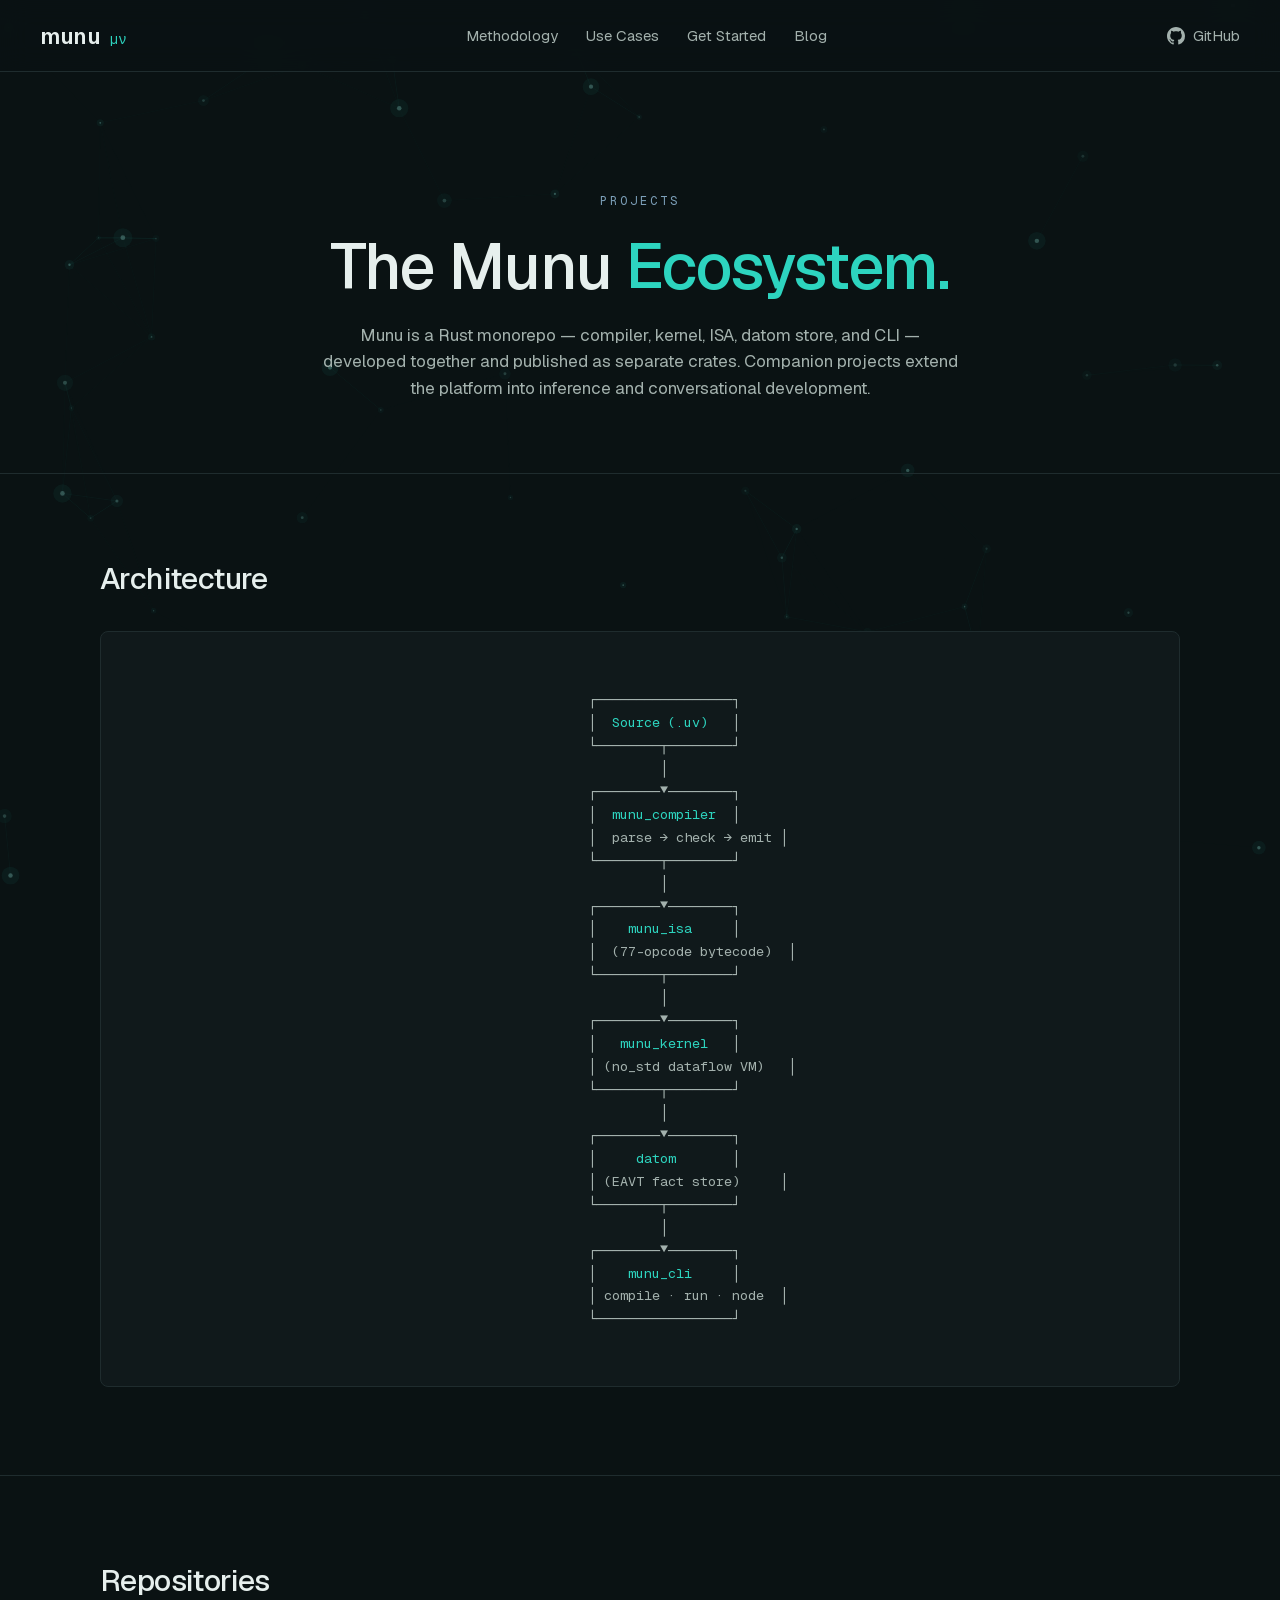
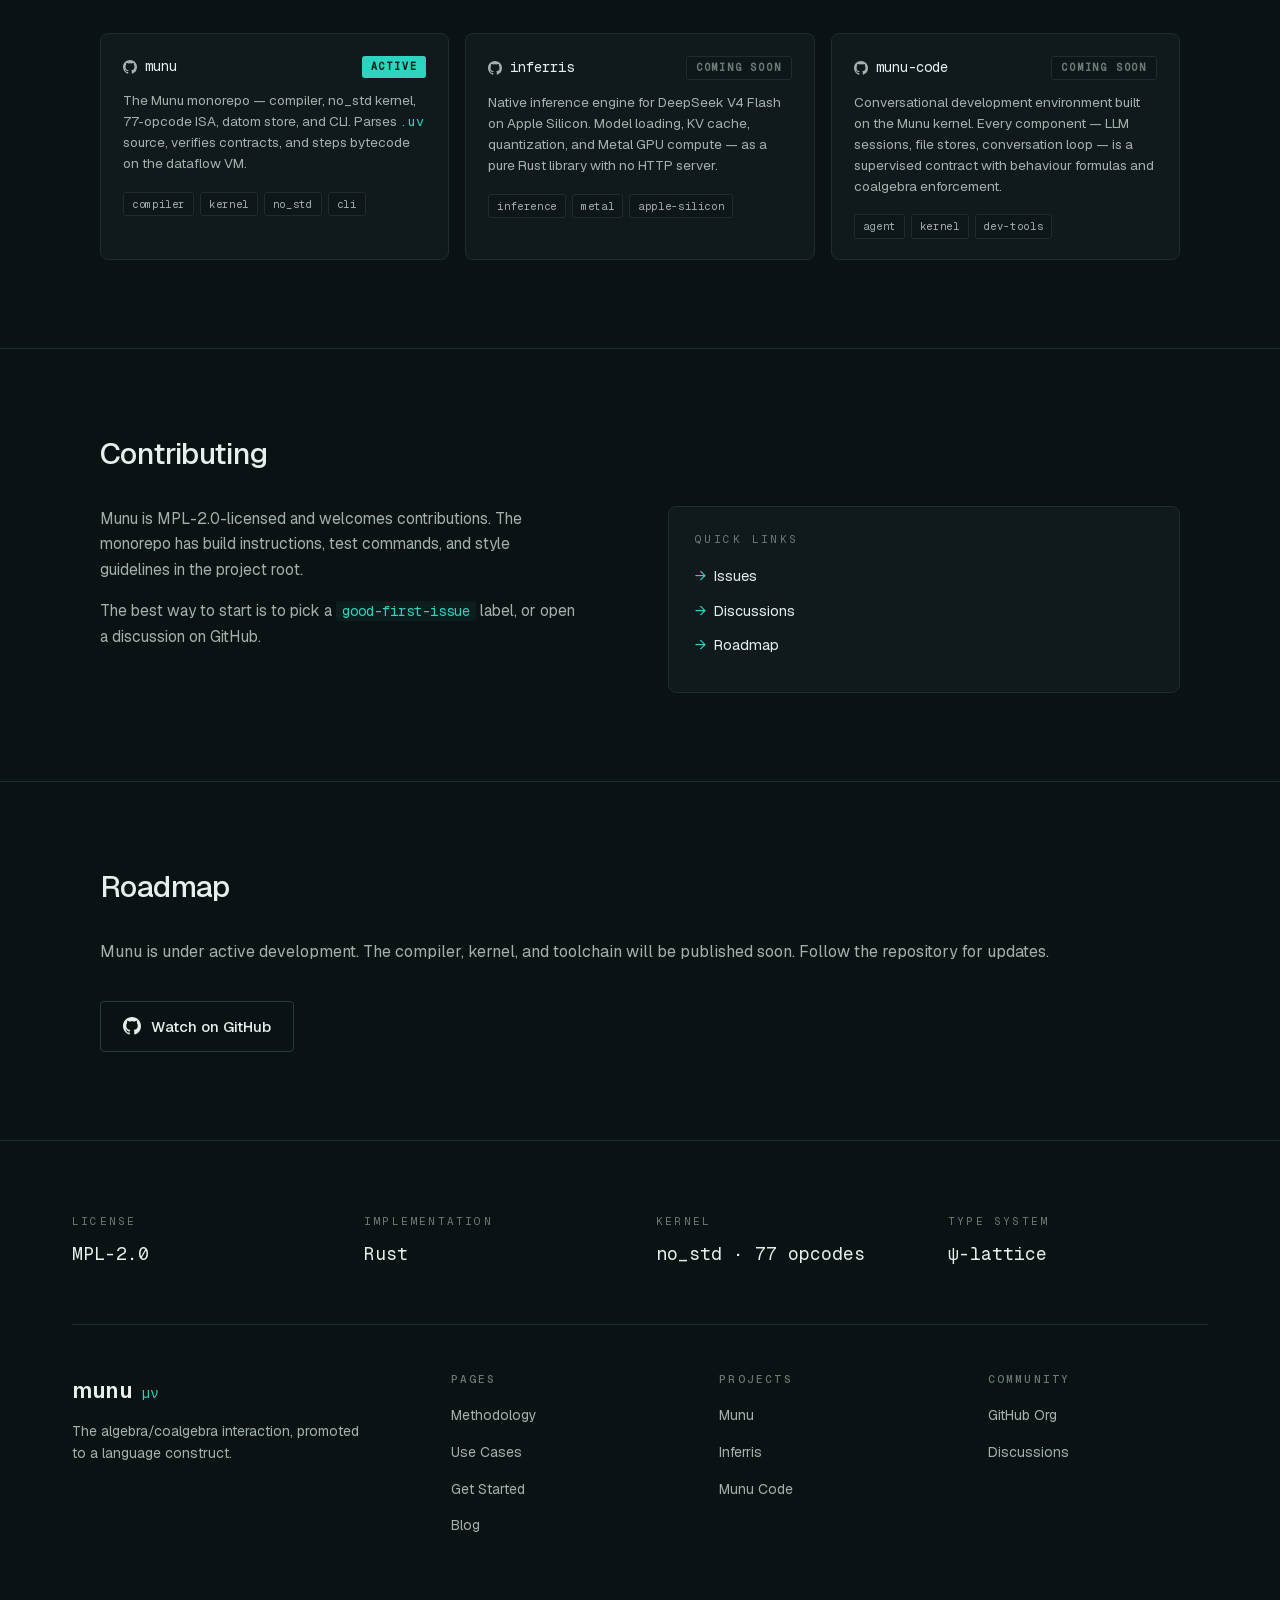
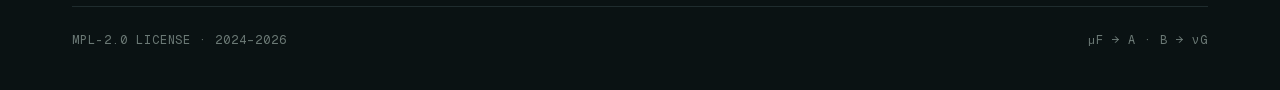
<file: ecosystem.html>
<!doctype html>
<html lang="en">
<head>
<meta charset="utf-8" />
<meta name="viewport" content="width=device-width,initial-scale=1" />
<title>Ecosystem — Munu</title>
<link rel="icon" href="assets/favicon.svg" type="image/svg+xml" />
<meta name="description" content="The Munu ecosystem: compiler toolchain, Inferris type engine, Munu Code IDE, and community resources for building verified distributed systems." />
<meta property="og:type" content="website" />
<meta property="og:title" content="Ecosystem — Munu" />
<meta property="og:description" content="The Munu ecosystem: compiler toolchain, Inferris type engine, Munu Code IDE, and community resources." />
<meta property="og:url" content="https://munu.hk/ecosystem.html" />
<meta property="og:site_name" content="Munu" />
<meta property="og:image" content="https://munu.hk/assets/og-image.svg" />
<meta name="twitter:image" content="https://munu.hk/assets/og-image.svg" />
<meta name="twitter:card" content="summary_large_image" />
<meta name="twitter:title" content="Ecosystem — Munu" />
<meta name="twitter:description" content="The Munu ecosystem: compiler toolchain, Inferris type engine, Munu Code IDE, and community resources." />
<link rel="stylesheet" href="assets/fonts.css" />
<link rel="stylesheet" href="assets/styles.css" />
<style>
  /* HERO */
  .eco-hero {
    padding: 120px 0 72px;
    text-align: center;
  }
  .eco-hero .eyebrow {
    color: var(--struct);
    font-family: "Geist Mono", monospace;
    font-size: 12px;
    letter-spacing: 0.24em;
    text-transform: uppercase;
    margin-bottom: 22px;
    display: block;
  }
  .eco-hero h1 {
    font-size: clamp(44px, 5.5vw, 64px);
    font-weight: 500;
    letter-spacing: -0.025em;
    margin: 0 0 22px;
    line-height: 1.05;
  }
  .eco-hero h1 .accent { color: var(--accent); }
  .eco-hero .lede {
    color: var(--text-mute);
    font-size: 17px;
    line-height: 1.55;
    max-width: 640px;
    margin: 0 auto;
  }

  /* SECTIONS */
  .eco-section {
    padding: 88px 0;
    border-top: 1px solid var(--border);
  }
  .eco-section .inner {
    max-width: 1080px;
    margin: 0 auto;
  }
  .eco-section h2 {
    font-size: clamp(24px, 2.6vw, 30px);
    font-weight: 500;
    letter-spacing: -0.02em;
    margin: 0 0 36px;
  }

  /* ARCHITECTURE diagram (ASCII art card) */
  .arch-frame {
    background: var(--bg-card);
    border: 1px solid var(--border);
    border-radius: 8px;
    padding: 56px 32px;
    display: flex;
    justify-content: center;
  }
  .arch-frame pre {
    margin: 0;
    font-family: "Geist Mono", monospace;
    font-size: 13.5px;
    line-height: 1.7;
    color: var(--text);
    white-space: pre;
    overflow-x: auto;
  }
  .arch-frame .b { color: var(--accent); }
  .arch-frame .d { color: var(--text-mute); }

  /* REPOSITORIES grid */
  .repo-grid {
    display: grid;
    grid-template-columns: repeat(3, 1fr);
    gap: 16px;
  }
  @media (max-width: 900px) { .repo-grid { grid-template-columns: 1fr 1fr; } }
  @media (max-width: 600px) { .repo-grid { grid-template-columns: 1fr; } }
  .repo {
    background: var(--bg-card);
    border: 1px solid var(--border);
    border-radius: 8px;
    padding: 22px 22px 20px;
    transition: all .2s;
    cursor: pointer;
    display: block;
  }
  .repo:hover {
    border-color: var(--border-strong);
    background: var(--bg-card-hov);
  }
  .repo .repo-head {
    display: flex;
    align-items: center;
    justify-content: space-between;
    margin-bottom: 12px;
  }
  .repo .repo-name {
    display: flex;
    align-items: center;
    gap: 8px;
    color: var(--text);
    font-family: "Geist Mono", monospace;
    font-size: 14px;
  }
  .repo .repo-name svg { width: 14px; height: 14px; color: var(--text-mute); }
  .repo .status {
    font-family: "Geist Mono", monospace;
    font-size: 10px;
    letter-spacing: 0.18em;
    padding: 3px 9px;
    border-radius: 3px;
    text-transform: uppercase;
    color: #022019;
    background: var(--accent);
    font-weight: 600;
  }
  .repo .status.progress {
    background: rgba(251, 191, 36, 0.18);
    color: var(--warn);
  }
  .repo .status.planned {
    background: var(--bg-elev);
    color: var(--text-dim);
    border: 1px solid var(--border);
  }
  .repo p {
    color: var(--text-mute);
    font-size: 13.5px;
    line-height: 1.55;
    margin: 0 0 18px;
  }
  .repo .tags {
    display: flex;
    flex-wrap: wrap;
    gap: 6px;
  }
  .repo .tag {
    font-family: "Geist Mono", monospace;
    font-size: 10.5px;
    letter-spacing: 0.06em;
    color: var(--text-mute);
    background: var(--bg-elev);
    border: 1px solid var(--border);
    padding: 3px 8px;
    border-radius: 3px;
  }

  /* CONTRIBUTING */
  .contrib-grid {
    display: grid;
    grid-template-columns: 1fr 1fr;
    gap: 56px;
    align-items: start;
  }
  @media (max-width: 800px) { .contrib-grid { grid-template-columns: 1fr; gap: 32px; } }
  .contrib-grid p {
    color: var(--text-mute);
    font-size: 15.5px;
    line-height: 1.65;
    margin: 0 0 16px;
    max-width: 480px;
  }
  .contrib-grid p code {
    font-family: "Geist Mono", monospace;
    color: var(--accent);
    background: rgba(45,212,191,0.06);
    padding: 1px 6px;
    border-radius: 3px;
    font-size: 0.9em;
  }
  .quicklinks {
    background: var(--bg-card);
    border: 1px solid var(--border);
    border-radius: 8px;
    padding: 24px 26px;
  }
  .quicklinks .ql-label {
    font-family: "Geist Mono", monospace;
    font-size: 11px;
    letter-spacing: 0.22em;
    color: var(--text-dim);
    text-transform: uppercase;
    margin-bottom: 16px;
  }
  .quicklinks ul { list-style: none; padding: 0; margin: 0; }
  .quicklinks li { margin-bottom: 10px; }
  .quicklinks a {
    color: var(--text);
    font-size: 14.5px;
    transition: color .15s;
  }
  .quicklinks a:hover { color: var(--accent); }
  .quicklinks a::before {
    content: "→ ";
    color: var(--accent);
    margin-right: 2px;
  }

  /* ROADMAP */
  .roadmap-list {
    list-style: none;
    padding: 0;
    margin: 0;
  }
  .road-item {
    display: grid;
    grid-template-columns: 14px 56px 1fr auto;
    gap: 18px;
    align-items: center;
    padding: 14px 0;
  }
  .road-item .dot {
    width: 9px; height: 9px; border-radius: 50%;
    background: var(--text-dim);
  }
  .road-item.shipped .dot { background: var(--accent); }
  .road-item.current .dot {
    background: var(--accent);
    box-shadow: 0 0 0 3px rgba(45,212,191,0.15);
  }
  .road-item .ver {
    font-family: "Geist Mono", monospace;
    font-size: 13px;
    color: var(--accent);
  }
  .road-item .label {
    color: var(--text);
    font-size: 15px;
  }
  .road-item.current .label { font-weight: 500; }
  .road-item .badge {
    font-family: "Geist Mono", monospace;
    font-size: 10px;
    letter-spacing: 0.18em;
    text-transform: uppercase;
    padding: 3px 9px;
    border-radius: 3px;
    background: rgba(45,212,191,0.1);
    color: var(--accent);
    border: 1px solid rgba(45,212,191,0.3);
  }
  @media (max-width: 600px) {
    .road-item { grid-template-columns: 14px 1fr; }
    .road-item .ver, .road-item .badge { grid-column: 2; }
  }
</style>
</head>
<body>
<div id="header-slot"></div>

<main class="shell">

  <!-- HERO -->
  <section class="eco-hero">
    <div class="container">
      <span class="eyebrow">Projects</span>
      <h1>The Munu <span class="accent">Ecosystem.</span></h1>
      <p class="lede">Munu is a Rust monorepo — compiler, kernel, ISA, datom store, and CLI — developed together and published as separate crates. Companion projects extend the platform into inference and conversational development.</p>
    </div>
  </section>

  <!-- ARCHITECTURE -->
  <section class="eco-section">
    <div class="container">
      <div class="inner">
        <h2>Architecture</h2>

        <div class="arch-frame">
<pre>             <span class="d">┌─────────────────┐</span>
             <span class="d">│</span>  <span class="b">Source (.uv)</span>   <span class="d">│</span>
             <span class="d">└────────┬────────┘</span>
                      <span class="d">│</span>
             <span class="d">┌────────▼────────┐</span>
             <span class="d">│</span>  <span class="b">munu_compiler</span>  <span class="d">│</span>
             <span class="d">│  parse → check → emit │</span>
             <span class="d">└────────┬────────┘</span>
                      <span class="d">│</span>
             <span class="d">┌────────▼────────┐</span>
             <span class="d">│</span>    <span class="b">munu_isa</span>     <span class="d">│</span>
             <span class="d">│  (77-opcode bytecode)  │</span>
             <span class="d">└────────┬────────┘</span>
                      <span class="d">│</span>
             <span class="d">┌────────▼────────┐</span>
             <span class="d">│</span>   <span class="b">munu_kernel</span>   <span class="d">│</span>
             <span class="d">│ (no_std dataflow VM)   │</span>
             <span class="d">└────────┬────────┘</span>
                      <span class="d">│</span>
             <span class="d">┌────────▼────────┐</span>
             <span class="d">│</span>     <span class="b">datom</span>       <span class="d">│</span>
             <span class="d">│ (EAVT fact store)     │</span>
             <span class="d">└────────┬────────┘</span>
                      <span class="d">│</span>
             <span class="d">┌────────▼────────┐</span>
             <span class="d">│</span>    <span class="b">munu_cli</span>     <span class="d">│</span>
             <span class="d">│ compile · run · node  │</span>
             <span class="d">└─────────────────┘</span></pre>
        </div>
      </div>
    </div>
  </section>

  <!-- REPOSITORIES -->
  <section class="eco-section">
    <div class="container">
      <div class="inner">
        <h2>Repositories</h2>

        <div class="repo-grid">
          <a class="repo" href="https://github.com/munu-systems/munu">
            <div class="repo-head">
              <span class="repo-name">
                <svg viewBox="0 0 16 16" fill="currentColor"><path d="M8 0C3.58 0 0 3.58 0 8c0 3.54 2.29 6.53 5.47 7.59.4.07.55-.17.55-.38v-1.49c-2.01.37-2.53-.49-2.69-.94-.09-.23-.48-.94-.82-1.13-.28-.15-.68-.52-.01-.53.63-.01 1.08.58 1.23.82.72 1.21 1.87.87 2.33.66.07-.52.28-.87.51-1.07-1.78-.2-3.64-.89-3.64-3.95 0-.87.31-1.59.82-2.15-.08-.2-.36-1.02.08-2.12 0 0 .67-.21 2.2.82a7.5 7.5 0 0 1 4 0c1.53-1.04 2.2-.82 2.2-.82.44 1.1.16 1.92.08 2.12.51.56.82 1.27.82 2.15 0 3.07-1.87 3.75-3.65 3.95.29.25.54.73.54 1.48v2.2c0 .21.15.46.55.38A8.013 8.013 0 0 0 16 8c0-4.42-3.58-8-8-8z"/></svg>
                munu
              </span>
              <span class="status">Active</span>
            </div>
            <p>The Munu monorepo — compiler, no_std kernel, 77-opcode ISA, datom store, and CLI. Parses <code style="color:var(--accent);font-family:'Geist Mono';">.uv</code> source, verifies contracts, and steps bytecode on the dataflow VM.</p>
            <div class="tags"><span class="tag">compiler</span><span class="tag">kernel</span><span class="tag">no_std</span><span class="tag">cli</span></div>
          </a>

          <a class="repo" href="https://github.com/munu-systems/inferris">
            <div class="repo-head">
              <span class="repo-name">
                <svg viewBox="0 0 16 16" fill="currentColor"><path d="M8 0C3.58 0 0 3.58 0 8c0 3.54 2.29 6.53 5.47 7.59.4.07.55-.17.55-.38v-1.49c-2.01.37-2.53-.49-2.69-.94-.09-.23-.48-.94-.82-1.13-.28-.15-.68-.52-.01-.53.63-.01 1.08.58 1.23.82.72 1.21 1.87.87 2.33.66.07-.52.28-.87.51-1.07-1.78-.2-3.64-.89-3.64-3.95 0-.87.31-1.59.82-2.15-.08-.2-.36-1.02.08-2.12 0 0 .67-.21 2.2.82a7.5 7.5 0 0 1 4 0c1.53-1.04 2.2-.82 2.2-.82.44 1.1.16 1.92.08 2.12.51.56.82 1.27.82 2.15 0 3.07-1.87 3.75-3.65 3.95.29.25.54.73.54 1.48v2.2c0 .21.15.46.55.38A8.013 8.013 0 0 0 16 8c0-4.42-3.58-8-8-8z"/></svg>
                inferris
              </span>
              <span class="status planned">Coming Soon</span>
            </div>
            <p>Native inference engine for DeepSeek V4 Flash on Apple Silicon. Model loading, KV cache, quantization, and Metal GPU compute — as a pure Rust library with no HTTP server.</p>
            <div class="tags"><span class="tag">inference</span><span class="tag">metal</span><span class="tag">apple-silicon</span></div>
          </a>

          <a class="repo" href="https://github.com/munu-systems/munu-code">
            <div class="repo-head">
              <span class="repo-name">
                <svg viewBox="0 0 16 16" fill="currentColor"><path d="M8 0C3.58 0 0 3.58 0 8c0 3.54 2.29 6.53 5.47 7.59.4.07.55-.17.55-.38v-1.49c-2.01.37-2.53-.49-2.69-.94-.09-.23-.48-.94-.82-1.13-.28-.15-.68-.52-.01-.53.63-.01 1.08.58 1.23.82.72 1.21 1.87.87 2.33.66.07-.52.28-.87.51-1.07-1.78-.2-3.64-.89-3.64-3.95 0-.87.31-1.59.82-2.15-.08-.2-.36-1.02.08-2.12 0 0 .67-.21 2.2.82a7.5 7.5 0 0 1 4 0c1.53-1.04 2.2-.82 2.2-.82.44 1.1.16 1.92.08 2.12.51.56.82 1.27.82 2.15 0 3.07-1.87 3.75-3.65 3.95.29.25.54.73.54 1.48v2.2c0 .21.15.46.55.38A8.013 8.013 0 0 0 16 8c0-4.42-3.58-8-8-8z"/></svg>
                munu-code
              </span>
              <span class="status planned">Coming Soon</span>
            </div>
            <p>Conversational development environment built on the Munu kernel. Every component — LLM sessions, file stores, conversation loop — is a supervised contract with behaviour formulas and coalgebra enforcement.</p>
            <div class="tags"><span class="tag">agent</span><span class="tag">kernel</span><span class="tag">dev-tools</span></div>
          </a>
        </div>
      </div>
    </div>
  </section>

  <!-- CONTRIBUTING -->
  <section class="eco-section">
    <div class="container">
      <div class="inner">
        <h2>Contributing</h2>

        <div class="contrib-grid">
          <div>
            <p>Munu is MPL-2.0-licensed and welcomes contributions. The monorepo has build instructions, test commands, and style guidelines in the project root.</p>
            <p>The best way to start is to pick a <code>good-first-issue</code> label, or open a discussion on GitHub.</p>
          </div>

          <div class="quicklinks">
            <div class="ql-label">Quick Links</div>
            <ul>
              <li><a href="https://github.com/munu-systems/munu/issues">Issues</a></li>
              <li><a href="https://github.com/munu-systems/munu/discussions">Discussions</a></li>
              <li><a href="#roadmap">Roadmap</a></li>
            </ul>
          </div>
        </div>
      </div>
    </div>
  </section>

  <!-- ROADMAP -->
  <section class="eco-section" id="roadmap">
    <div class="container">
      <div class="inner">
        <h2>Roadmap</h2>

        <p style="color: var(--text-mute); font-size: 16px; line-height: 1.6; margin-bottom: 36px;">Munu is under active development. The compiler, kernel, and toolchain will be published soon. Follow the repository for updates.</p>

        <div style="display: flex; gap: 12px; flex-wrap: wrap;">
          <a class="btn btn-secondary" href="https://github.com/munu-systems/munu">
            <svg width="18" height="18" viewBox="0 0 16 16" fill="currentColor"><path d="M8 0C3.58 0 0 3.58 0 8c0 3.54 2.29 6.53 5.47 7.59.4.07.55-.17.55-.38 0-.19-.01-.82-.01-1.49-2.01.37-2.53-.49-2.69-.94-.09-.23-.48-.94-.82-1.13-.28-.15-.68-.52-.01-.53.63-.01 1.08.58 1.23.82.72 1.21 1.87.87 2.33.66.07-.52.28-.87.51-1.07-1.78-.2-3.64-.89-3.64-3.95 0-.87.31-1.59.82-2.15-.08-.2-.36-1.02.08-2.12 0 0 .67-.21 2.2.82.64-.18 1.32-.27 2-.27.68 0 1.36.09 2 .27 1.53-1.04 2.2-.82 2.2-.82.44 1.1.16 1.92.08 2.12.51.56.82 1.27.82 2.15 0 3.07-1.87 3.75-3.65 3.95.29.25.54.73.54 1.48 0 1.07-.01 1.93-.01 2.2 0 .21.15.46.55.38A8.013 8.013 0 0 0 16 8c0-4.42-3.58-8-8-8z"/></svg>
            Watch on GitHub
          </a>
        </div>
      </div>
    </div>
  </section>

</main>

<div id="footer-slot"></div>

<script src="assets/page.js"></script>
<script src="assets/network-bg.js"></script>
<script> setupPage({ active: "ecosystem" }); </script>
</body>
</html>
</file>
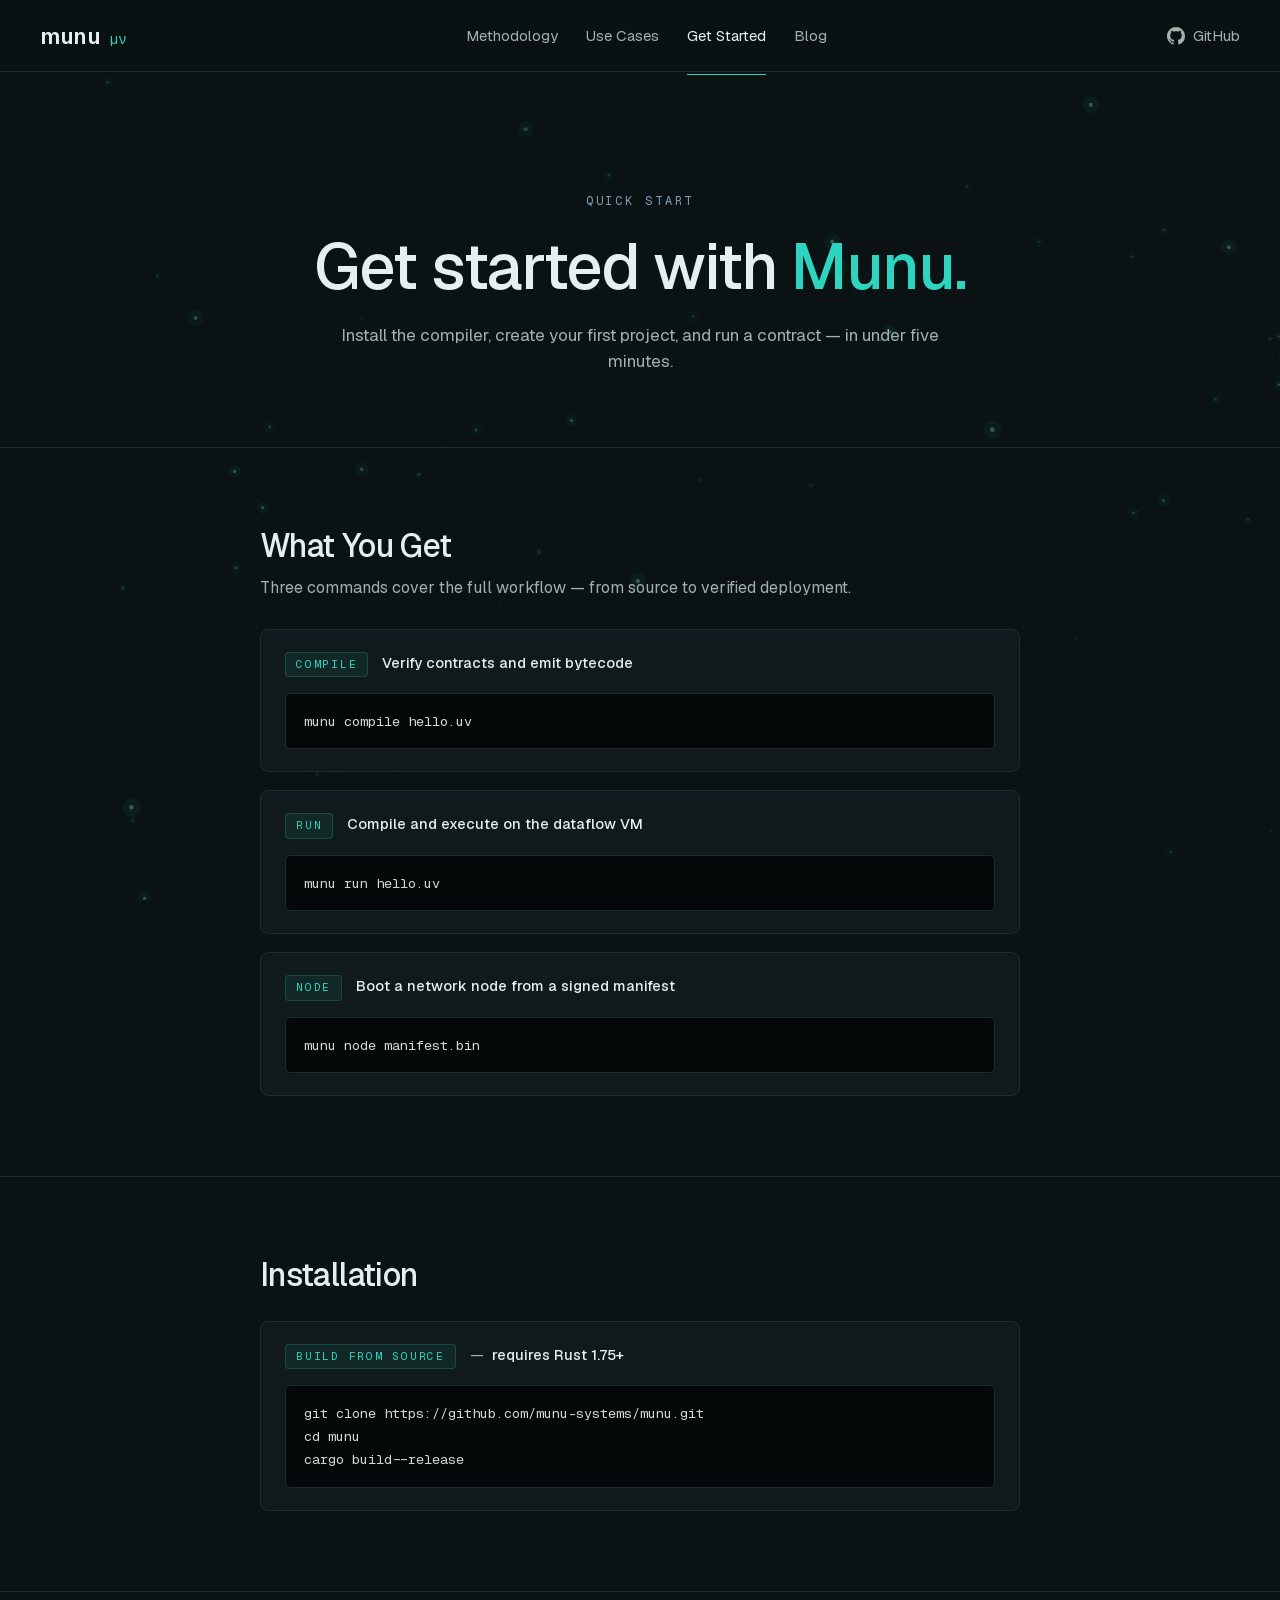
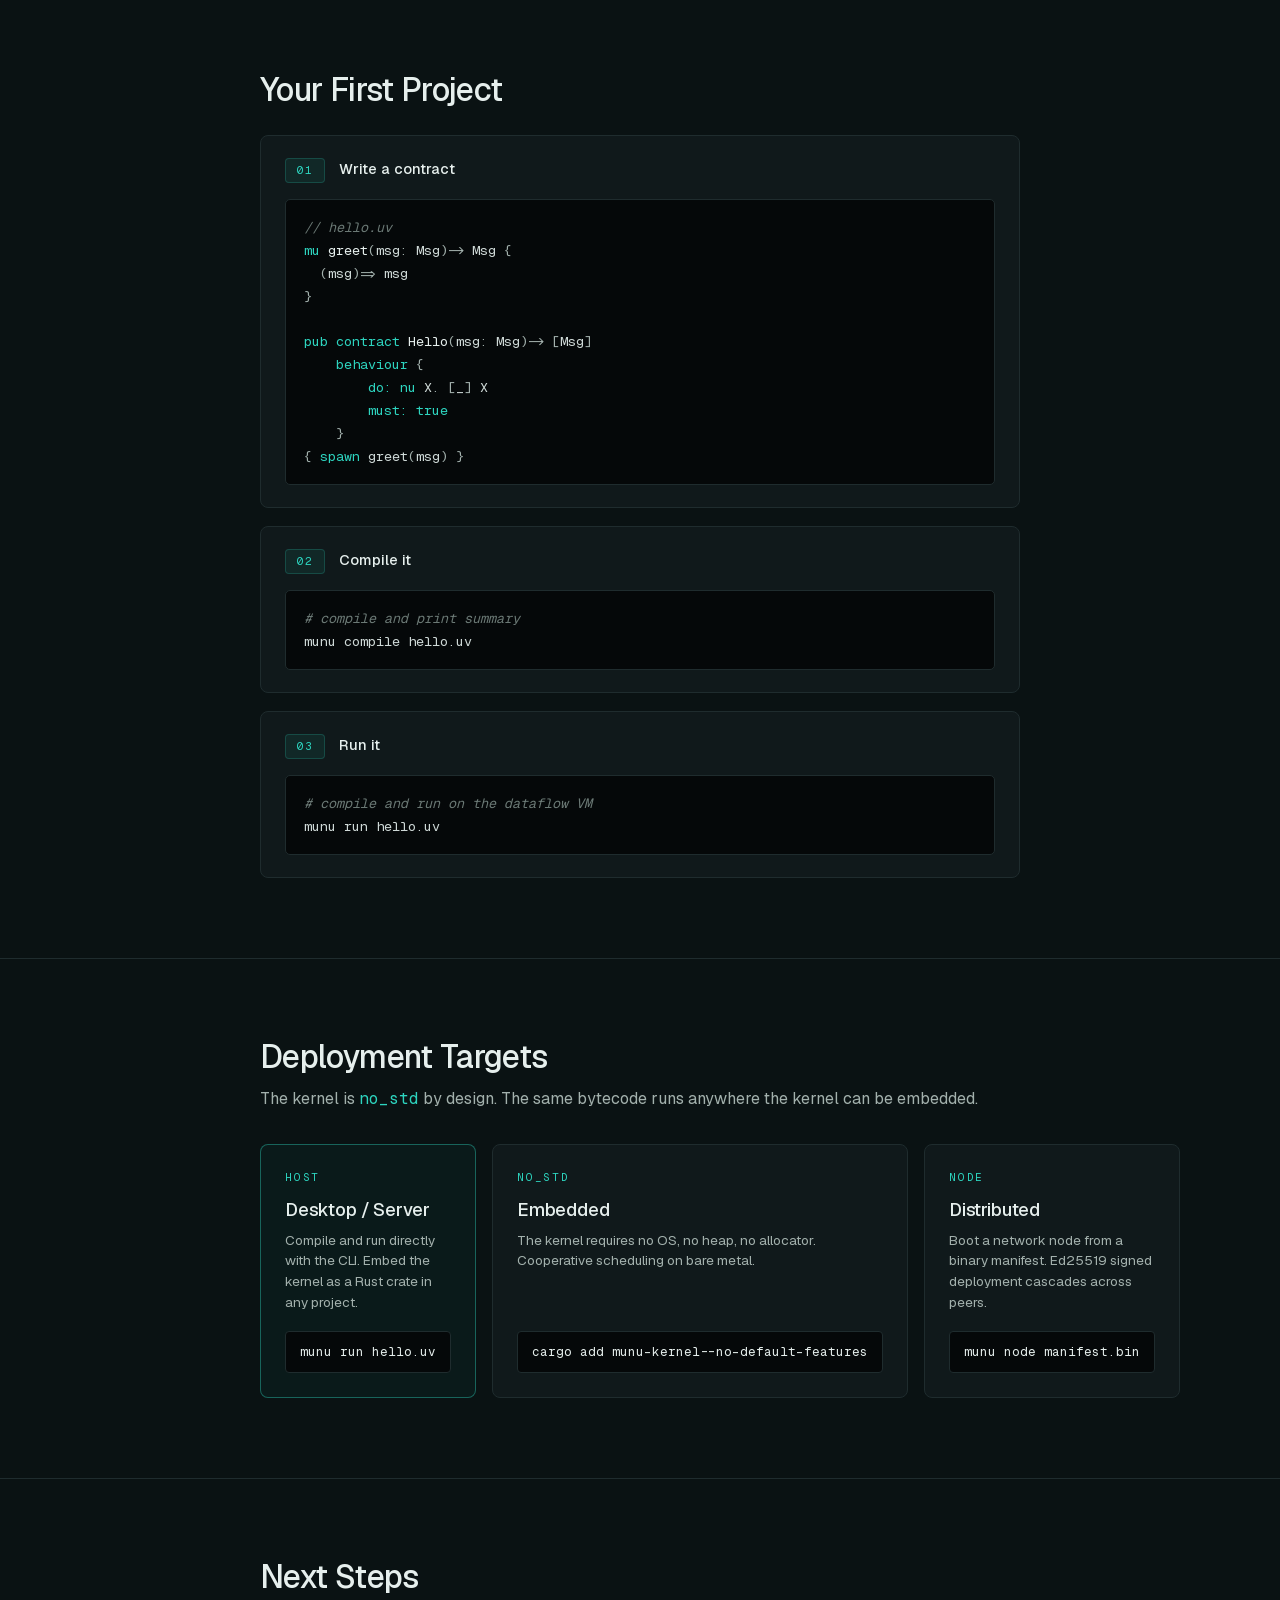
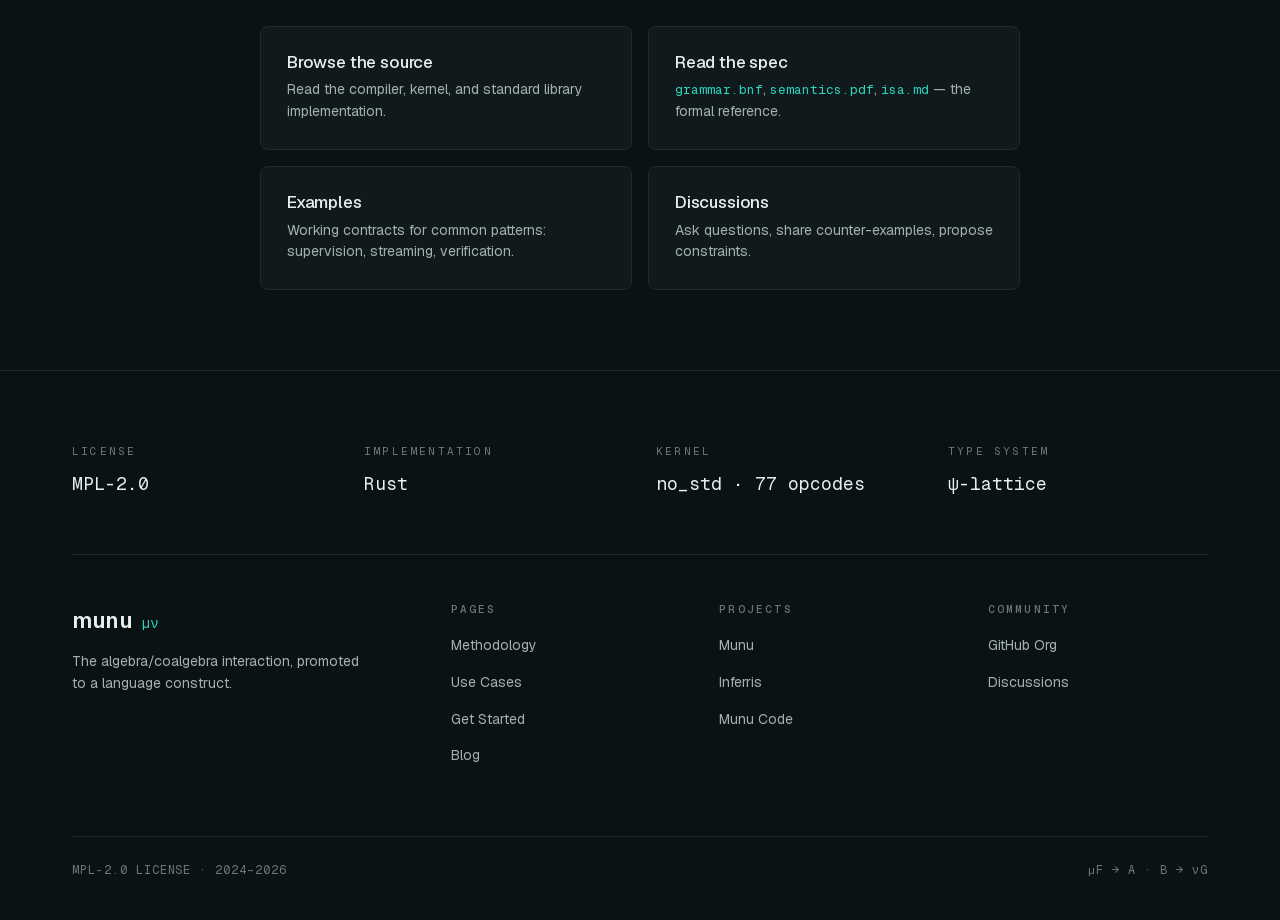
<file: get-started.html>
<!doctype html>
<html lang="en">
<head>
<meta charset="utf-8" />
<meta name="viewport" content="width=device-width,initial-scale=1" />
<title>Get Started — Munu</title>
<link rel="icon" href="assets/favicon.svg" type="image/svg+xml" />
<meta name="description" content="Get started with Munu: install the toolchain, compile your first contract, and deploy verified bytecode to any target from MCU to cloud." />
<meta property="og:type" content="website" />
<meta property="og:title" content="Get Started — Munu" />
<meta property="og:description" content="Install the Munu toolchain, compile your first contract, and deploy verified bytecode to any target." />
<meta property="og:url" content="https://munu.hk/get-started.html" />
<meta property="og:site_name" content="Munu" />
<meta property="og:image" content="https://munu.hk/assets/og-image.svg" />
<meta name="twitter:image" content="https://munu.hk/assets/og-image.svg" />
<meta name="twitter:card" content="summary_large_image" />
<meta name="twitter:title" content="Get Started — Munu" />
<meta name="twitter:description" content="Install the Munu toolchain, compile your first contract, and deploy verified bytecode to any target." />
<link rel="stylesheet" href="assets/fonts.css" />
<link rel="stylesheet" href="assets/styles.css" />
<style>
  /* HERO */
  .gs-hero {
    padding: 120px 0 72px;
    text-align: center;
  }
  .gs-hero .eyebrow {
    color: var(--struct);
    font-family: "Geist Mono", monospace;
    font-size: 12px;
    letter-spacing: 0.24em;
    text-transform: uppercase;
    margin-bottom: 22px;
    display: block;
  }
  .gs-hero h1 {
    font-size: clamp(44px, 5.5vw, 64px);
    font-weight: 500;
    letter-spacing: -0.025em;
    margin: 0 0 22px;
    line-height: 1.05;
  }
  .gs-hero h1 .accent { color: var(--accent); }
  .gs-hero .lede {
    color: var(--text-mute);
    font-size: 17px;
    line-height: 1.55;
    max-width: 620px;
    margin: 0 auto;
  }

  /* SECTION SHELL */
  .gs-section {
    padding: 80px 0;
    border-top: 1px solid var(--border);
  }
  .gs-section-inner {
    max-width: 760px;
    margin: 0 auto;
  }
  .gs-section h2 {
    font-size: clamp(26px, 3vw, 32px);
    font-weight: 500;
    letter-spacing: -0.02em;
    margin: 0 0 28px;
  }
  .gs-section .section-sub {
    color: var(--text-mute);
    font-size: 16px;
    line-height: 1.6;
    max-width: 720px;
    margin: -16px 0 28px;
  }

  /* OPTION / STEP CARD */
  .opt {
    background: var(--bg-card);
    border: 1px solid var(--border);
    border-radius: 8px;
    padding: 22px 24px;
    margin-bottom: 18px;
  }
  .opt:last-child { margin-bottom: 0; }
  .opt .opt-head {
    display: flex;
    align-items: baseline;
    gap: 14px;
    margin-bottom: 16px;
  }
  .opt .opt-num {
    font-family: "Geist Mono", monospace;
    font-size: 11px;
    letter-spacing: 0.16em;
    color: var(--accent);
    background: rgba(45,212,191,0.08);
    border: 1px solid rgba(45,212,191,0.2);
    padding: 3px 10px;
    border-radius: 4px;
    text-transform: uppercase;
  }
  .opt .opt-label {
    color: var(--text);
    font-size: 14.5px;
    font-weight: 500;
  }
  .opt .opt-label .em {
    color: var(--text-mute);
    font-weight: 400;
    margin-right: 4px;
  }
  .opt .opt-meta {
    margin-left: auto;
    font-family: "Geist Mono", monospace;
    font-size: 11px;
    color: var(--text-dim);
    letter-spacing: 0.06em;
  }

  /* code blocks inside opts */
  .opt pre {
    margin: 0;
    background: #050809;
    border: 1px solid var(--border);
    border-radius: 5px;
    padding: 16px 18px;
    font-family: "Geist Mono", monospace;
    font-size: 13.5px;
    line-height: 1.7;
    color: var(--ident);
    overflow-x: auto;
    white-space: pre;
    position: relative;
  }
  .opt .cmd-line { display: block; }
  .opt .com { color: var(--com); font-style: italic; }
  .opt .kw  { color: var(--kw); }
  .opt .str { color: var(--str); }
  .opt .num { color: var(--num); }
  .opt .pn  { color: var(--punct); }
  .opt .fn  { color: var(--text); }

  .verify-line {
    font-family: "Geist Mono", monospace;
    font-size: 13px;
    color: var(--text-mute);
    margin-top: 18px;
  }
  .verify-line code {
    color: var(--accent);
    margin-left: 8px;
  }

  /* DEPLOYMENT TARGETS */
  .targets-grid {
    display: grid;
    grid-template-columns: repeat(3, 1fr);
    gap: 16px;
    margin-top: 32px;
  }
  @media (max-width: 800px) { .targets-grid { grid-template-columns: 1fr; } }
  .target {
    background: var(--bg-card);
    border: 1px solid var(--border);
    border-radius: 8px;
    padding: 24px;
    display: flex;
    flex-direction: column;
    transition: all .2s;
  }
  .target:hover {
    border-color: var(--border-strong);
    background: var(--bg-card-hov);
  }
  .target.active {
    border-color: rgba(45,212,191,0.4);
    background: rgba(45,212,191,0.04);
  }
  .target .target-tag {
    font-family: "Geist Mono", monospace;
    font-size: 11px;
    letter-spacing: 0.16em;
    text-transform: uppercase;
    color: var(--accent);
    margin-bottom: 14px;
  }
  .target h4 {
    font-size: 18px;
    margin: 0 0 10px;
    letter-spacing: -0.01em;
    font-weight: 500;
  }
  .target p {
    color: var(--text-mute);
    font-size: 13.5px;
    line-height: 1.55;
    margin: 0 0 18px;
    flex: 1;
  }
  .target pre {
    margin: 0;
    background: #050809;
    border: 1px solid var(--border);
    border-radius: 4px;
    padding: 10px 14px;
    font-family: "Geist Mono", monospace;
    font-size: 12.5px;
    color: var(--text);
    overflow-x: auto;
    white-space: pre;
  }

  /* NEXT STEPS */
  .next-grid {
    display: grid;
    grid-template-columns: 1fr 1fr;
    gap: 16px;
    margin-top: 32px;
  }
  @media (max-width: 700px) { .next-grid { grid-template-columns: 1fr; } }
  .next-card {
    background: var(--bg-card);
    border: 1px solid var(--border);
    border-radius: 8px;
    padding: 26px;
    transition: all .2s;
    cursor: pointer;
    display: block;
  }
  .next-card:hover {
    border-color: var(--accent);
    background: var(--bg-card-hov);
  }
  .next-card h4 {
    font-size: 17px;
    margin: 0 0 8px;
    letter-spacing: -0.01em;
    font-weight: 500;
  }
  .next-card p {
    color: var(--text-mute);
    font-size: 14px;
    line-height: 1.55;
    margin: 0;
  }
  .next-card code {
    font-family: "Geist Mono", monospace;
    color: var(--accent);
    font-size: 0.92em;
  }
</style>
</head>
<body>
<div id="header-slot"></div>

<main class="shell">

  <!-- HERO -->
  <section class="gs-hero">
    <div class="container">
      <span class="eyebrow">Quick Start</span>
      <h1>Get started with <span class="accent">Munu.</span></h1>
      <p class="lede">Install the compiler, create your first project, and run a contract — in under five minutes.</p>
    </div>
  </section>

  <!-- WHAT YOU GET -->
  <section class="gs-section">
    <div class="container">
      <div class="gs-section-inner">
        <h2>What You Get</h2>
        <p class="section-sub">Three commands cover the full workflow — from source to verified deployment.</p>

        <div class="opt">
          <div class="opt-head">
            <span class="opt-num">compile</span>
            <span class="opt-label">Verify contracts and emit bytecode</span>
          </div>
<pre>munu compile hello.uv</pre>
        </div>

        <div class="opt">
          <div class="opt-head">
            <span class="opt-num">run</span>
            <span class="opt-label">Compile and execute on the dataflow VM</span>
          </div>
<pre>munu run hello.uv</pre>
        </div>

        <div class="opt">
          <div class="opt-head">
            <span class="opt-num">node</span>
            <span class="opt-label">Boot a network node from a signed manifest</span>
          </div>
<pre>munu node manifest.bin</pre>
        </div>
      </div>
    </div>
  </section>

  <!-- INSTALLATION -->
  <section class="gs-section">
    <div class="container">
      <div class="gs-section-inner">
        <h2>Installation</h2>

        <div class="opt">
          <div class="opt-head">
            <span class="opt-num">Build from source</span>
            <span class="opt-label"><span class="em">—</span> requires Rust 1.75+</span>
          </div>
<pre>git clone https://github.com/munu-systems/munu.git
cd munu
cargo build --release</pre>
        </div>
      </div>
    </div>
  </section>

  <!-- YOUR FIRST PROJECT -->
  <section class="gs-section">
    <div class="container">
      <div class="gs-section-inner">
        <h2>Your First Project</h2>

        <div class="opt">
          <div class="opt-head">
            <span class="opt-num">01</span>
            <span class="opt-label">Write a contract</span>
          </div>
<pre><span class="com">// hello.uv</span>
<span class="kw">mu</span> <span class="fn">greet</span><span class="pn">(</span>msg<span class="pn">:</span> Msg<span class="pn">)</span> <span class="pn">-&gt;</span> Msg <span class="pn">{</span>
  <span class="pn">(</span>msg<span class="pn">)</span> <span class="pn">=&gt;</span> msg
<span class="pn">}</span>

<span class="kw">pub contract</span> <span class="fn">Hello</span><span class="pn">(</span>msg<span class="pn">:</span> Msg<span class="pn">)</span> <span class="pn">-&gt;</span> <span class="pn">[</span>Msg<span class="pn">]</span>
    <span class="kw">behaviour</span> <span class="pn">{</span>
        <span class="kw">do:</span> <span class="kw">nu</span> X<span class="pn">.</span> <span class="pn">[</span>_<span class="pn">]</span> X
        <span class="kw">must:</span> <span class="kw">true</span>
    <span class="pn">}</span>
<span class="pn">{</span> <span class="kw">spawn</span> greet<span class="pn">(</span>msg<span class="pn">)</span> <span class="pn">}</span></pre>
        </div>

        <div class="opt">
          <div class="opt-head">
            <span class="opt-num">02</span>
            <span class="opt-label">Compile it</span>
          </div>
<pre><span class="com"># compile and print summary</span>
munu compile hello.uv</pre>
        </div>

        <div class="opt">
          <div class="opt-head">
            <span class="opt-num">03</span>
            <span class="opt-label">Run it</span>
          </div>
<pre><span class="com"># compile and run on the dataflow VM</span>
munu run hello.uv</pre>
        </div>
      </div>
    </div>
  </section>

  <!-- DEPLOYMENT TARGETS -->
  <section class="gs-section">
    <div class="container">
      <div class="gs-section-inner">
        <h2>Deployment Targets</h2>
        <p class="section-sub">The kernel is <code style="color:var(--accent);font-family:'Geist Mono'">no_std</code> by design. The same bytecode runs anywhere the kernel can be embedded.</p>

        <div class="targets-grid">
          <div class="target active">
            <div class="target-tag">host</div>
            <h4>Desktop / Server</h4>
            <p>Compile and run directly with the CLI. Embed the kernel as a Rust crate in any project.</p>
<pre>munu run hello.uv</pre>
          </div>
          <div class="target">
            <div class="target-tag">no_std</div>
            <h4>Embedded</h4>
            <p>The kernel requires no OS, no heap, no allocator. Cooperative scheduling on bare metal.</p>
<pre>cargo add munu-kernel --no-default-features</pre>
          </div>
          <div class="target">
            <div class="target-tag">node</div>
            <h4>Distributed</h4>
            <p>Boot a network node from a binary manifest. Ed25519 signed deployment cascades across peers.</p>
<pre>munu node manifest.bin</pre>
          </div>
        </div>
      </div>
    </div>
  </section>

  <!-- NEXT STEPS -->
  <section class="gs-section">
    <div class="container">
      <div class="gs-section-inner">
        <h2>Next Steps</h2>

        <div class="next-grid">
          <a class="next-card" href="ecosystem.html#compiler">
            <h4>Browse the source</h4>
            <p>Read the compiler, kernel, and standard library implementation.</p>
          </a>
          <a class="next-card" href="methodology.html">
            <h4>Read the spec</h4>
            <p><code>grammar.bnf</code>, <code>semantics.pdf</code>, <code>isa.md</code> — the formal reference.</p>
          </a>
          <a class="next-card" href="use-cases.html">
            <h4>Examples</h4>
            <p>Working contracts for common patterns: supervision, streaming, verification.</p>
          </a>
          <a class="next-card" href="https://github.com/munu-systems/munu/discussions">
            <h4>Discussions</h4>
            <p>Ask questions, share counter-examples, propose constraints.</p>
          </a>
        </div>
      </div>
    </div>
  </section>

</main>

<div id="footer-slot"></div>

<script src="assets/page.js"></script>
<script src="assets/network-bg.js"></script>
<script> setupPage({ active: "get-started" }); </script>
</body>
</html>
</file>
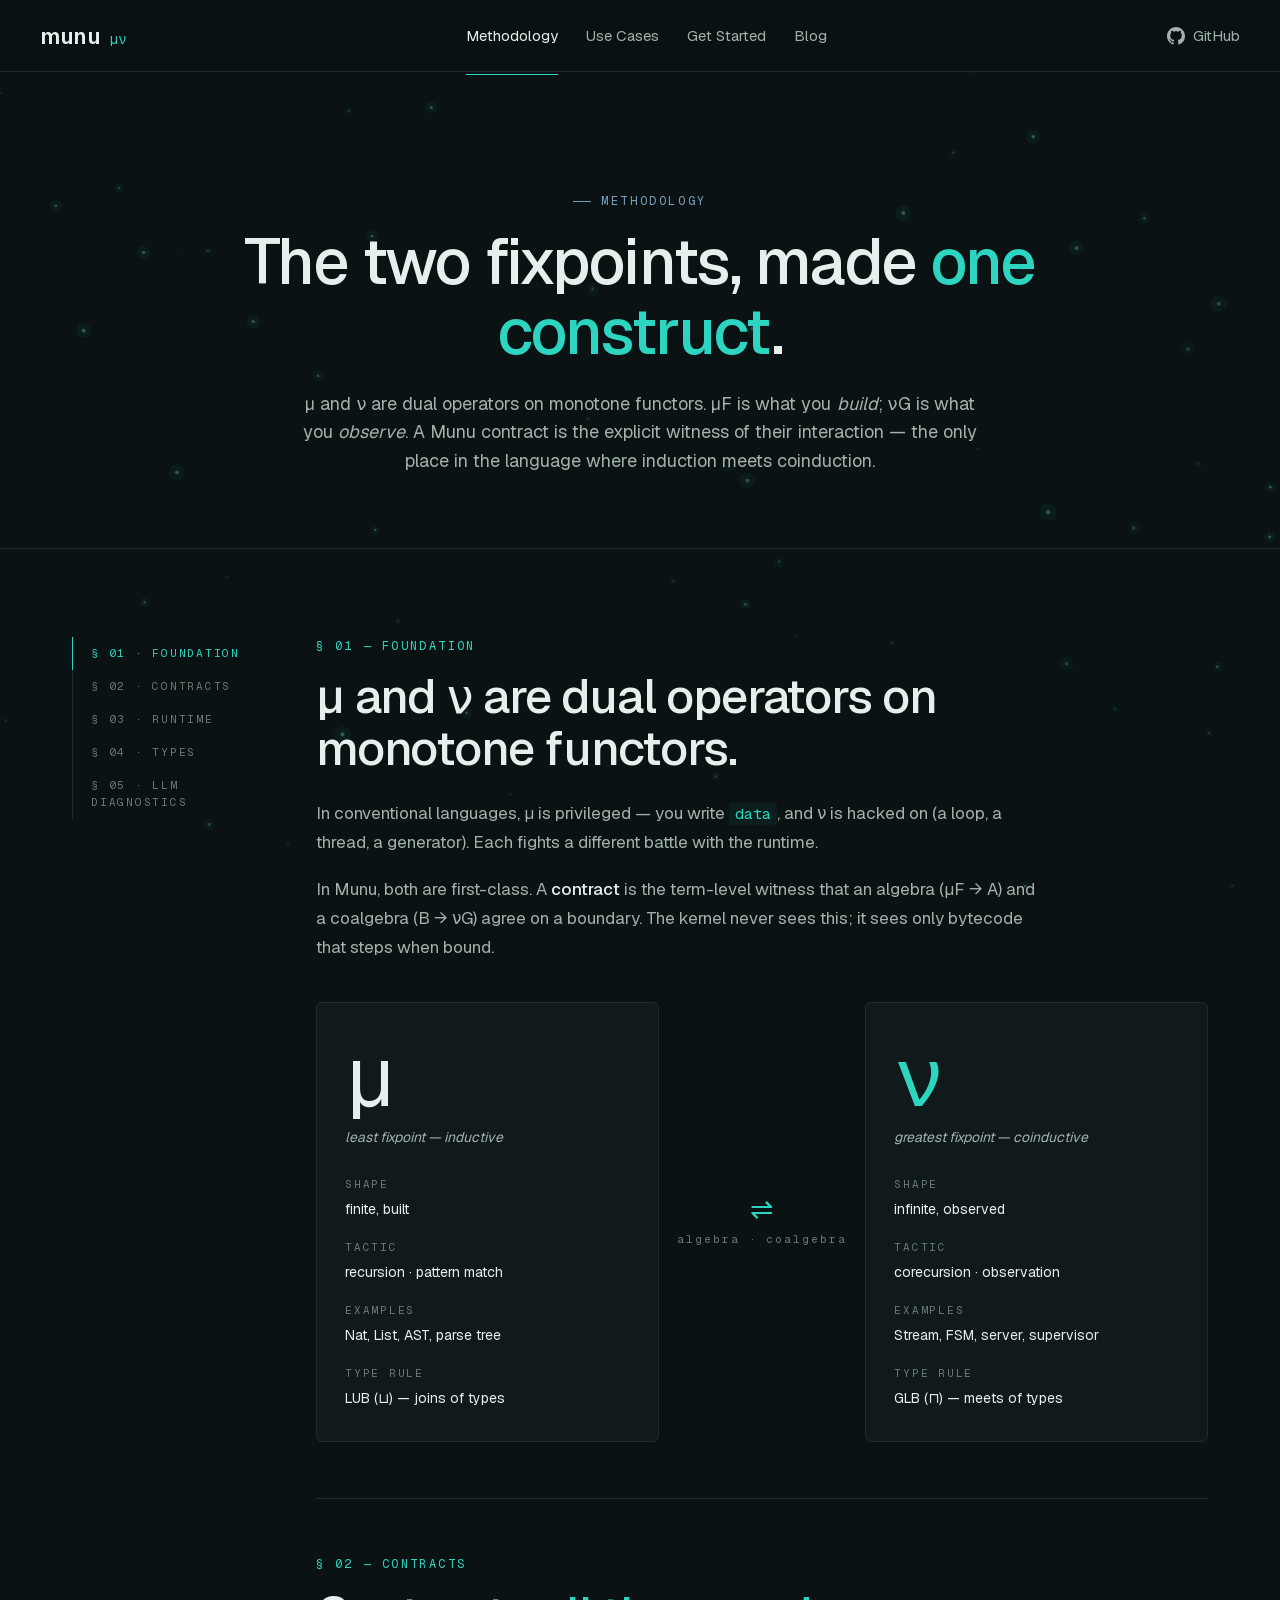
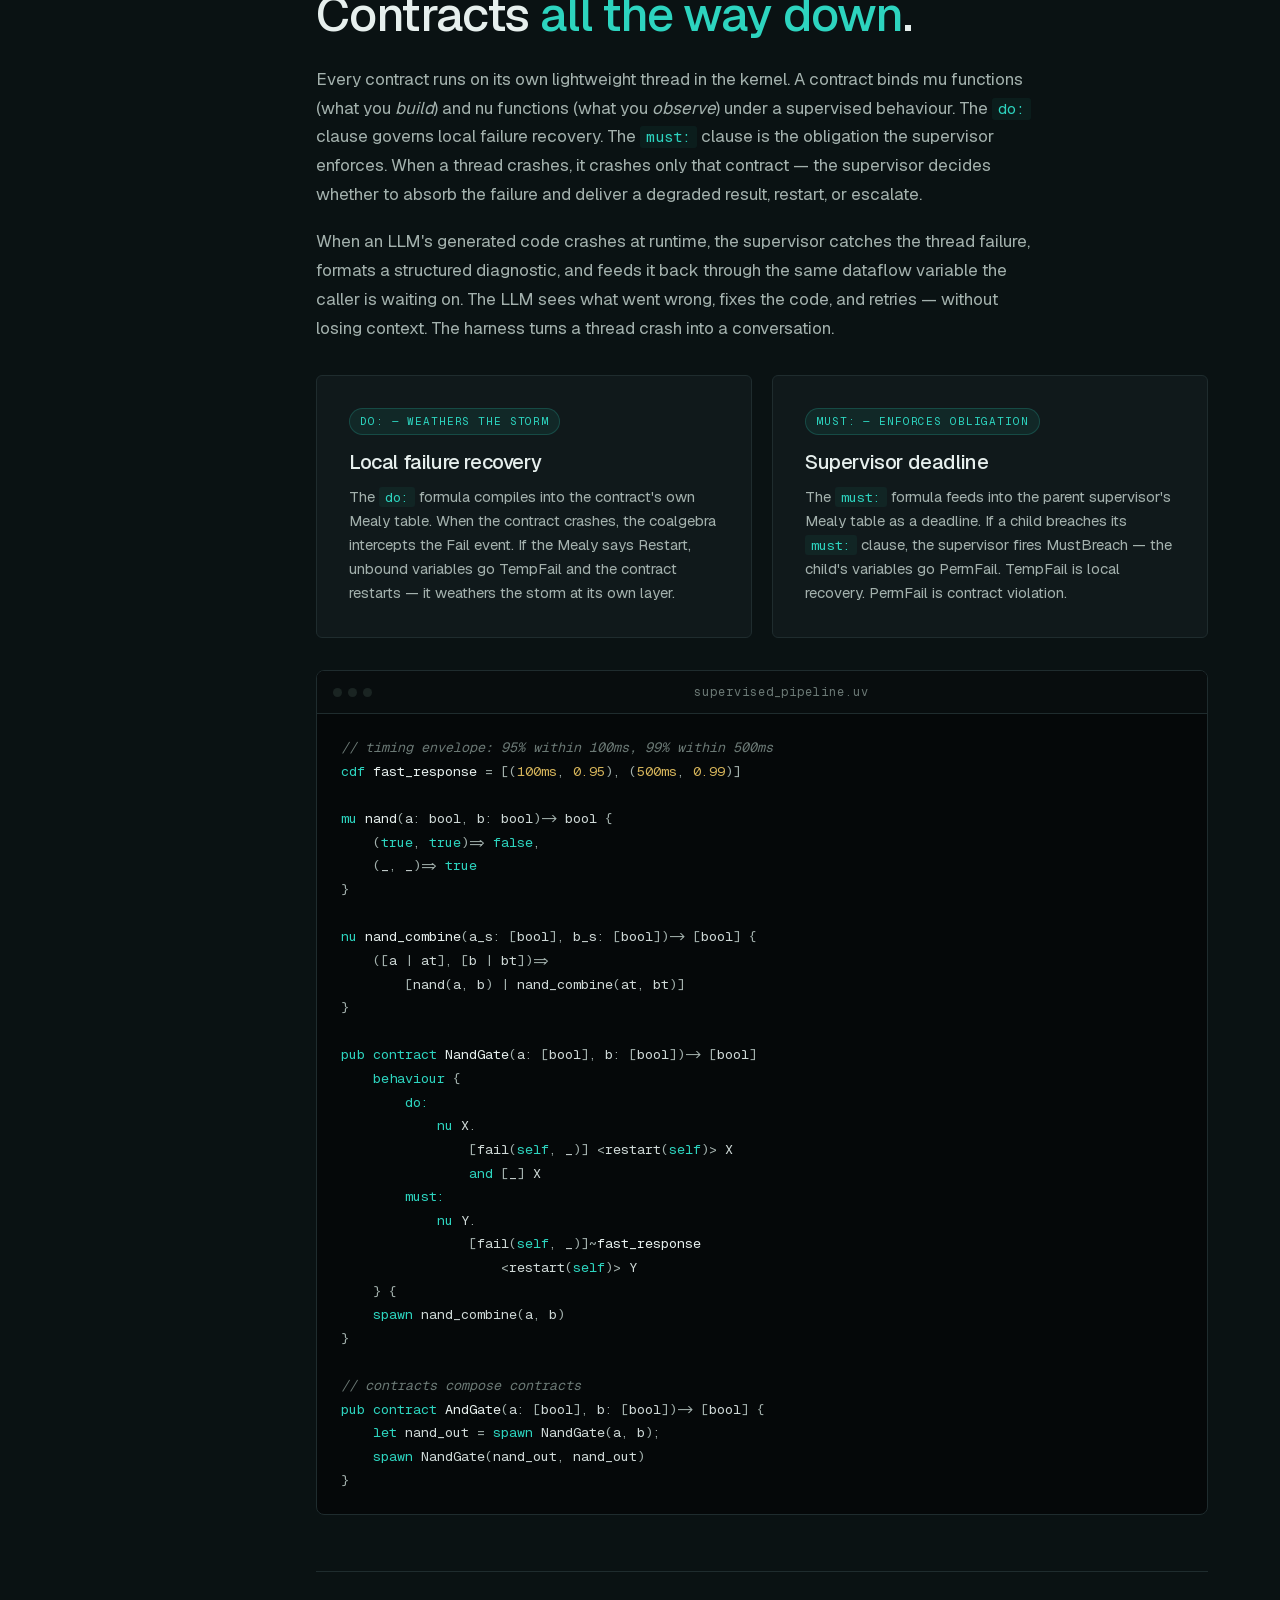
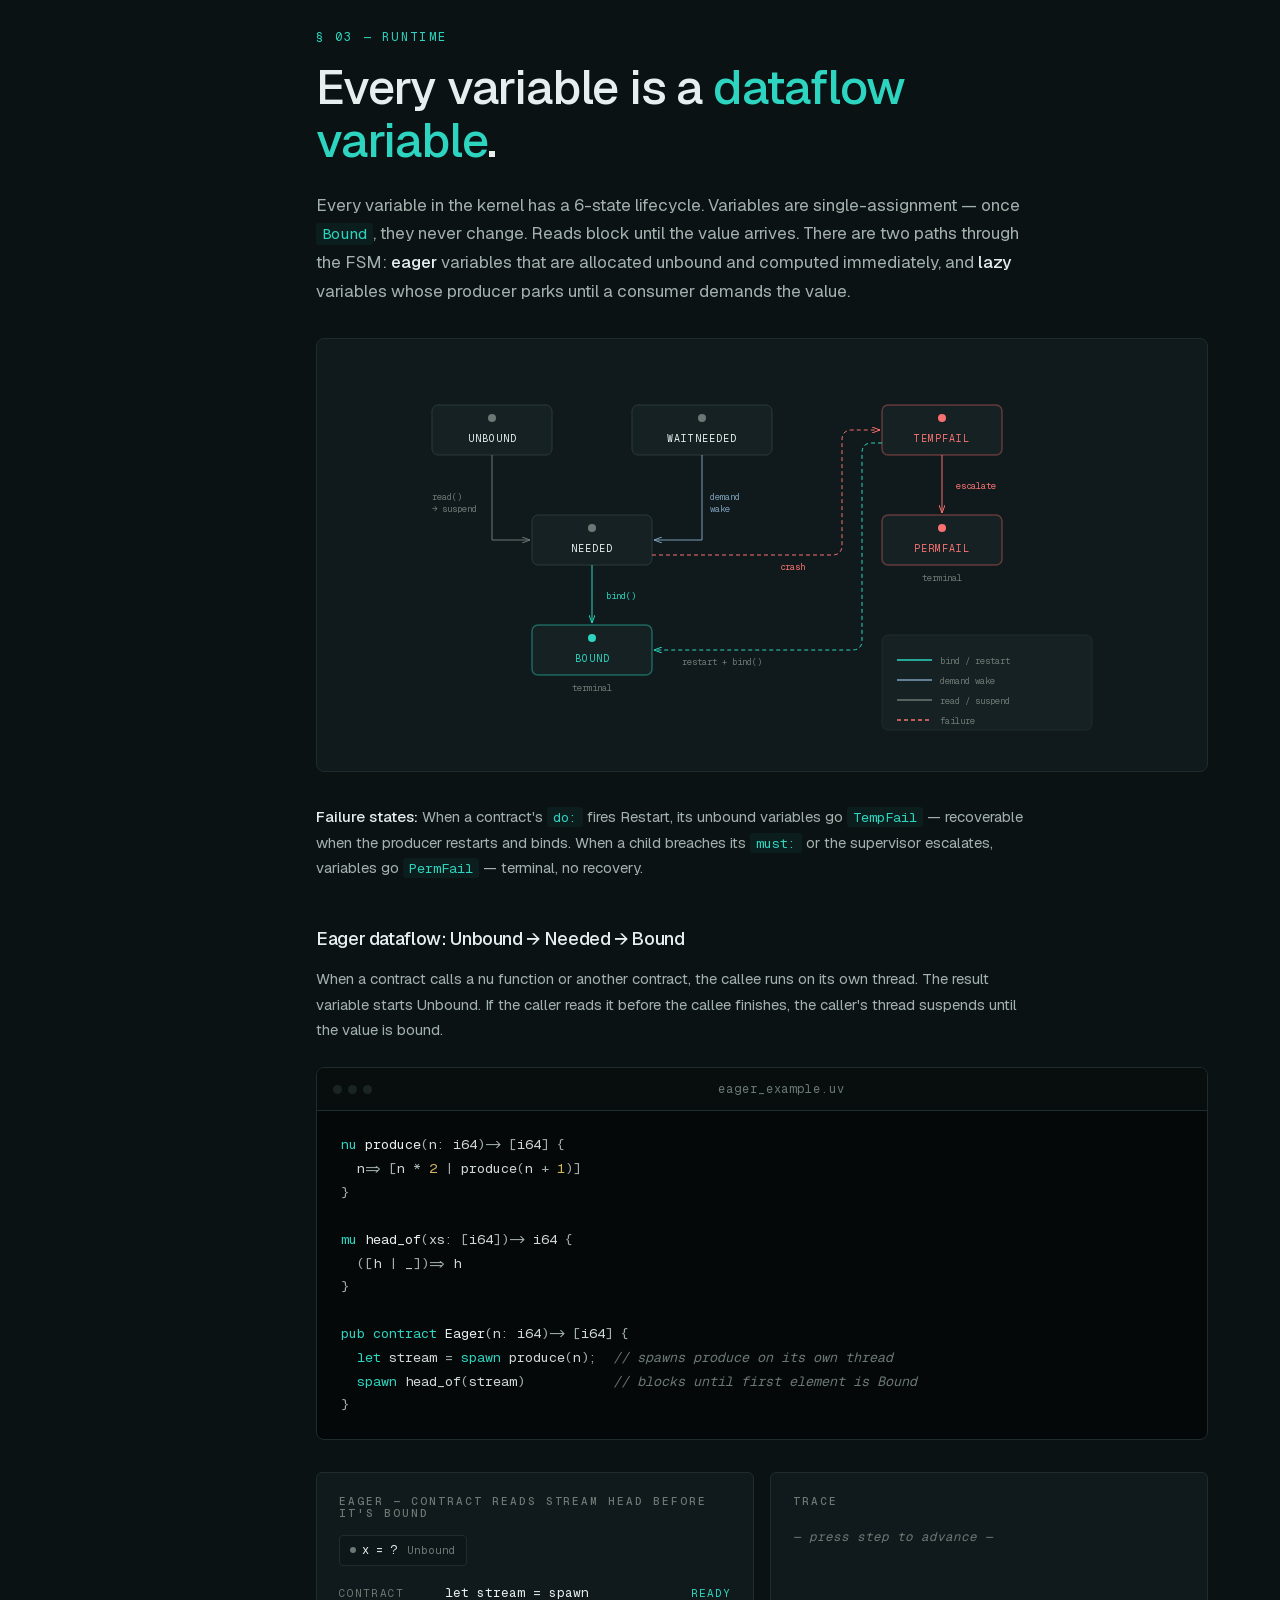
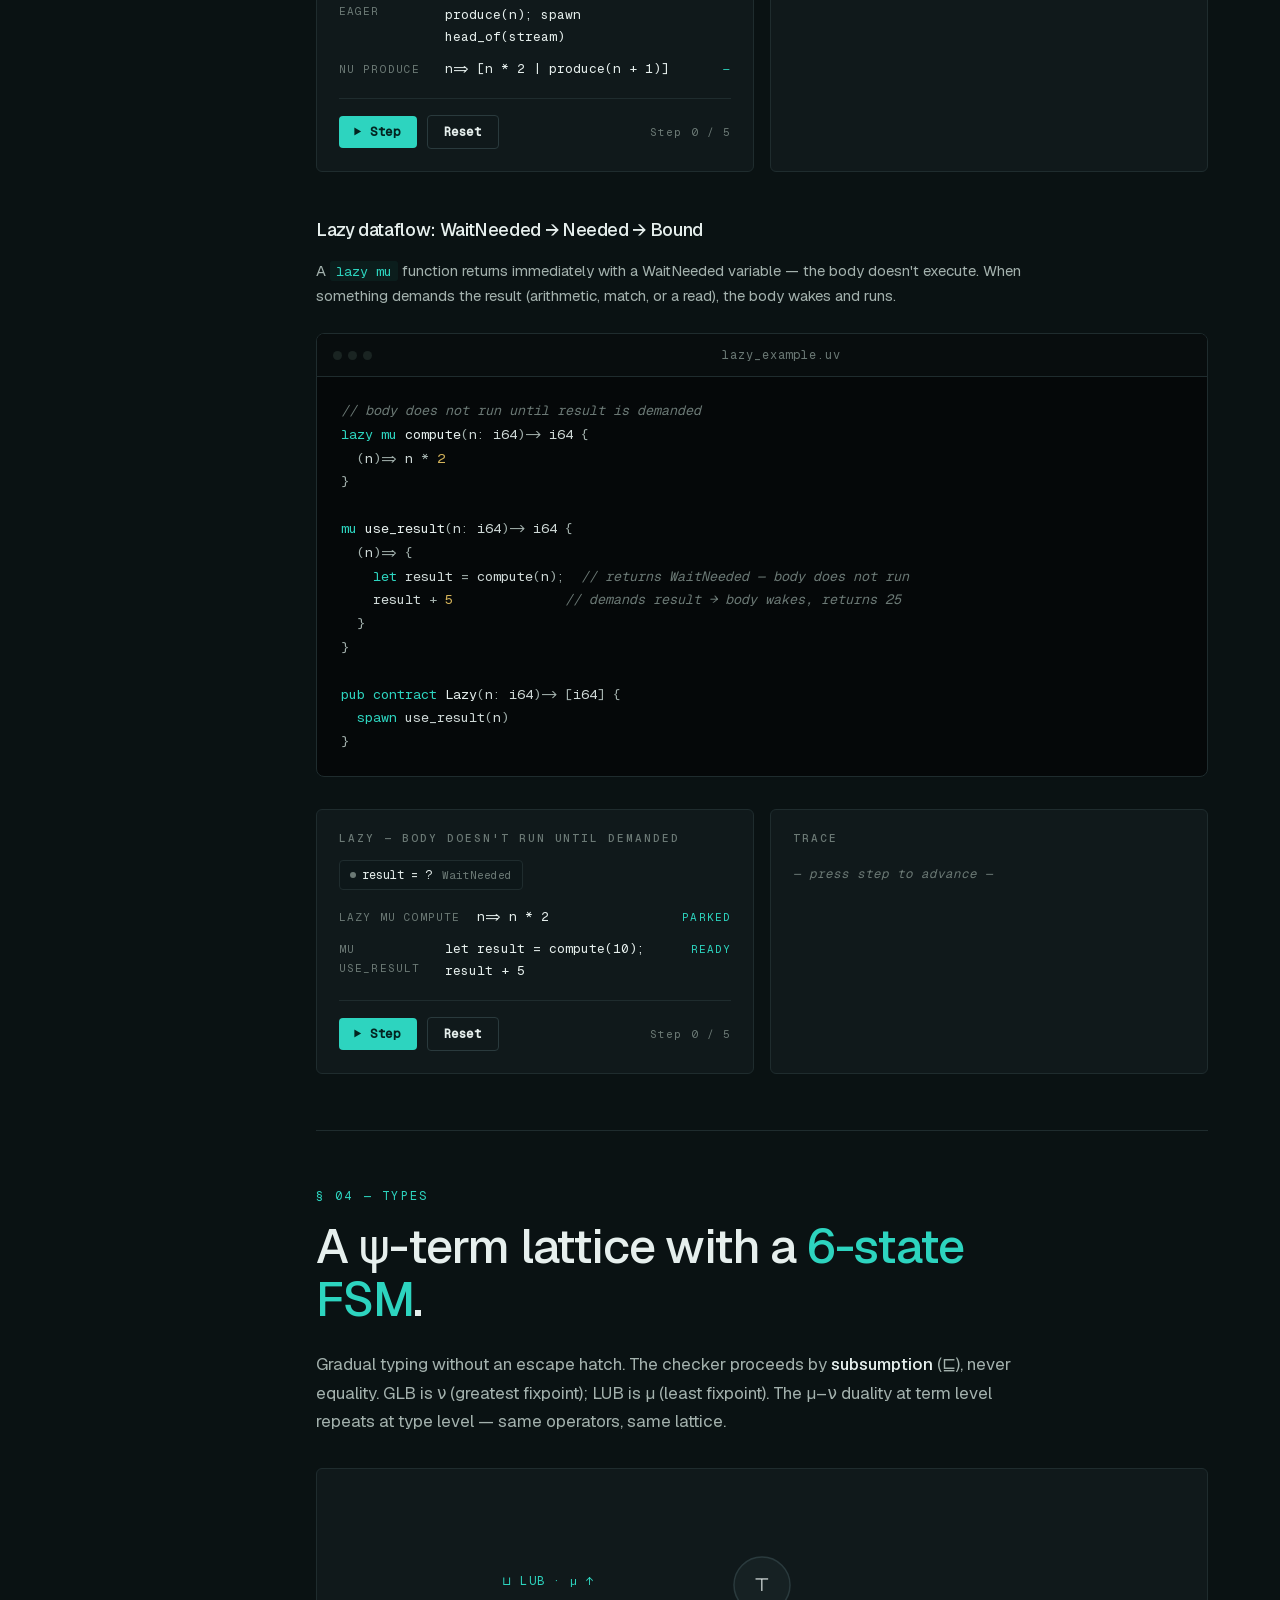
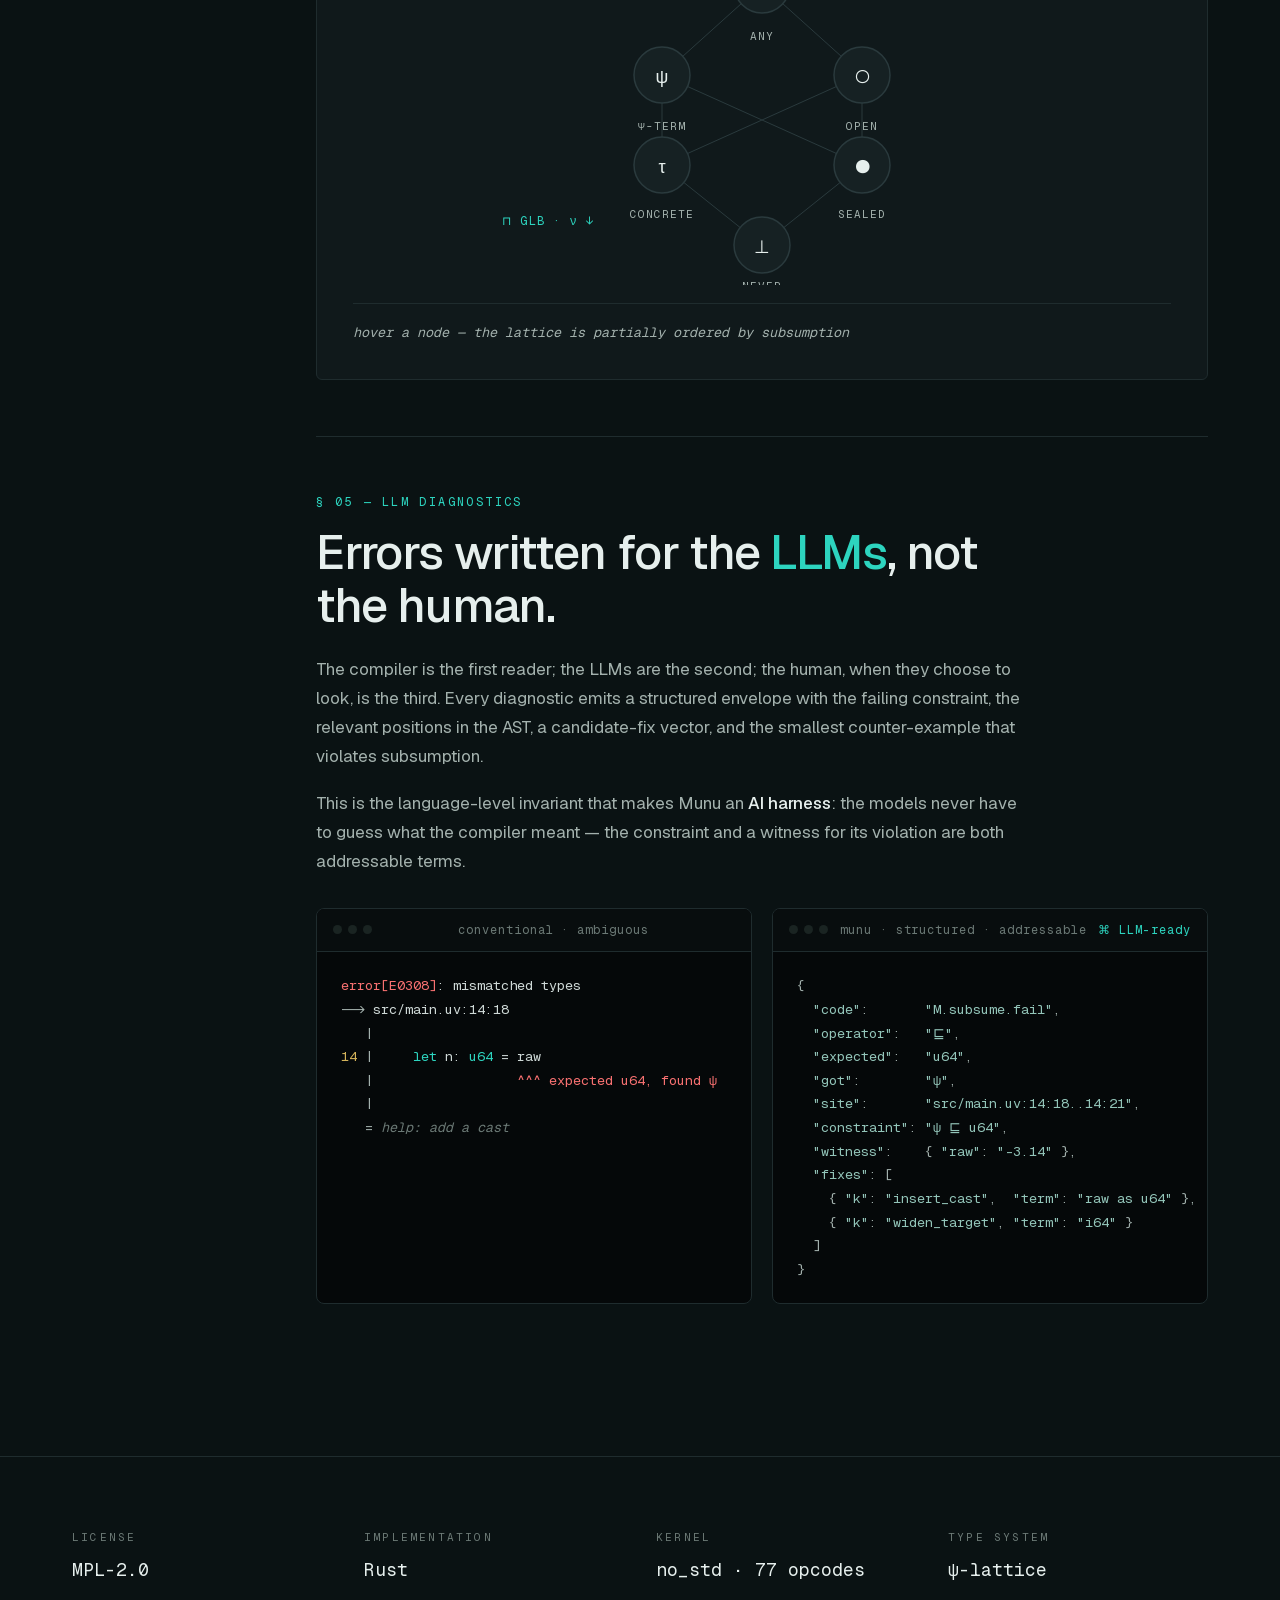
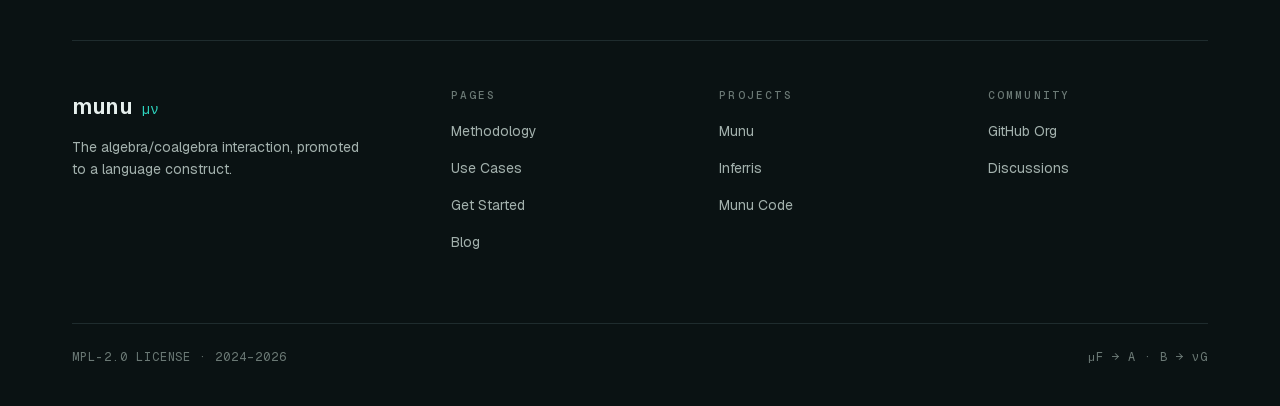
<file: methodology.html>
<!doctype html>
<html lang="en">
<head>
<meta charset="utf-8" />
<meta name="viewport" content="width=device-width,initial-scale=1" />
<title>Methodology — Munu</title>
<link rel="icon" href="assets/favicon.svg" type="image/svg+xml" />
<meta name="description" content="The methodology behind Munu: mu functions build finite values, nu functions observe infinite streams, and contracts supervise both with compile-time verification." />
<meta property="og:type" content="website" />
<meta property="og:title" content="Methodology — Munu" />
<meta property="og:description" content="The methodology behind Munu: mu functions build finite values, nu functions observe infinite streams, and contracts supervise both." />
<meta property="og:url" content="https://munu.hk/methodology.html" />
<meta property="og:site_name" content="Munu" />
<meta property="og:image" content="https://munu.hk/assets/og-image.svg" />
<meta name="twitter:image" content="https://munu.hk/assets/og-image.svg" />
<meta name="twitter:card" content="summary_large_image" />
<meta name="twitter:title" content="Methodology — Munu" />
<meta name="twitter:description" content="The methodology behind Munu: mu functions build finite values, nu functions observe infinite streams, and contracts supervise both." />
<link rel="stylesheet" href="assets/fonts.css" />
<link rel="stylesheet" href="assets/styles.css" />
<style>
  .toc {
    position: sticky;
    top: 96px;
    padding: 0;
    font-family: "Geist Mono", monospace;
    font-size: 12px;
    letter-spacing: 0.06em;
  }
  .toc ul { list-style: none; padding: 0; margin: 0; }
  .toc li { margin: 0; }
  .toc a {
    display: block;
    padding: 8px 0 8px 18px;
    color: var(--text-dim);
    border-left: 1px solid var(--border);
    text-transform: uppercase;
    font-size: 11px;
    letter-spacing: 0.16em;
    transition: all .15s;
  }
  .toc a:hover, .toc a.active { color: var(--accent); border-left-color: var(--accent); }

  .method-layout {
    display: grid;
    grid-template-columns: 180px 1fr;
    gap: 64px;
    padding-top: 24px;
  }
  @media (max-width: 900px) { .method-layout { grid-template-columns: 1fr; } .toc { position: static; display: none; } }

  .chapter {
    padding: 56px 0;
    border-top: 1px solid var(--border);
  }
  .chapter:first-child { border-top: none; padding-top: 0; }
  .chapter-num {
    font-family: "Geist Mono", monospace;
    font-size: 12px;
    letter-spacing: 0.2em;
    color: var(--accent);
    text-transform: uppercase;
    margin-bottom: 14px;
  }
  .chapter h2 {
    font-size: clamp(34px, 4vw, 48px);
    font-weight: 500;
    letter-spacing: -0.025em;
    margin: 0 0 24px;
    line-height: 1.1;
    max-width: 720px;
  }
  .chapter h2 .accent { color: var(--accent); }
  .chapter > p, .chapter .body p {
    color: var(--text-mute);
    font-size: 17px;
    line-height: 1.7;
    max-width: 720px;
    margin: 0 0 18px;
  }
  .chapter > p strong, .chapter .body p strong { color: var(--text); font-weight: 500; }
  .chapter code {
    color: var(--accent);
    background: rgba(45,212,191,0.06);
    padding: 1px 6px;
    border-radius: 3px;
    font-size: 0.9em;
  }

  .duality-grid {
    display: grid;
    grid-template-columns: 1fr auto 1fr;
    gap: 18px;
    margin-top: 40px;
  }
  @media (max-width: 800px) { .duality-grid { grid-template-columns: 1fr; } .duality-grid .swap { transform: rotate(90deg); justify-self: center; } }
  .duality-col {
    background: var(--bg-card);
    border: 1px solid var(--border);
    border-radius: 6px;
    padding: 32px 28px;
  }
  .duality-col .glyph {
    font-family: "Geist Mono", monospace;
    font-size: 84px;
    color: var(--text);
    margin: 0 0 8px;
    line-height: 1;
    font-weight: 300;
  }
  .duality-col .glyph.nu { color: var(--accent); }
  .duality-col .sub {
    color: var(--text-mute);
    font-size: 14px;
    margin: 0 0 28px;
    font-style: italic;
  }
  .duality-col dl { margin: 0; }
  .duality-col dt {
    font-family: "Geist Mono", monospace;
    font-size: 11px;
    letter-spacing: 0.16em;
    color: var(--text-dim);
    text-transform: uppercase;
    margin-top: 18px;
    margin-bottom: 6px;
  }
  .duality-col dt:first-of-type { margin-top: 0; }
  .duality-col dd {
    margin: 0;
    color: var(--text);
    font-size: 14px;
  }
  .duality-grid .swap {
    display: flex;
    flex-direction: column;
    align-items: center;
    justify-content: center;
    gap: 8px;
    color: var(--text-dim);
    font-family: "Geist Mono", monospace;
    font-size: 11px;
    letter-spacing: 0.18em;
  }
  .duality-grid .swap .arrow {
    font-size: 28px;
    color: var(--accent);
    line-height: 1;
  }

  .lifecycle {
    display: grid;
    grid-template-columns: repeat(6, 1fr);
    gap: 8px;
    margin-top: 32px;
  }
  @media (max-width: 800px) { .lifecycle { grid-template-columns: repeat(3, 1fr); } }
  .lc-state {
    background: var(--bg-card);
    border: 1px solid var(--border);
    border-radius: 5px;
    padding: 14px 12px;
    text-align: center;
    cursor: pointer;
    transition: all .15s;
  }
  .lc-state:hover { background: var(--bg-card-hov); }
  .lc-state .lc-dot {
    width: 8px; height: 8px; border-radius: 50%;
    background: var(--text-dim);
    margin: 0 auto 10px;
  }
  .lc-state.bound .lc-dot { background: var(--accent); }
  .lc-state.fail .lc-dot { background: var(--danger); }
  .lc-state .lc-name {
    font-family: "Geist Mono", monospace;
    font-size: 11px;
    letter-spacing: 0.1em;
    color: var(--text);
    text-transform: uppercase;
  }
  .lc-state .lc-arr {
    color: var(--text-dim);
    font-size: 10px;
    margin-top: 4px;
  }

  .lattice {
    background: var(--bg-card);
    border: 1px solid var(--border);
    border-radius: 6px;
    padding: 36px;
    position: relative;
    margin-top: 32px;
  }
  .lattice svg { display: block; margin: 0 auto; max-width: 100%; }
  .lattice .node { cursor: pointer; transition: all .2s; }
  .lattice .node circle {
    fill: var(--bg-card-hov);
    stroke: var(--border-strong);
    stroke-width: 1.5;
    transition: all .2s;
  }
  .lattice .node:hover circle,
  .lattice .node.active circle {
    stroke: var(--accent);
    fill: rgba(45,212,191,0.08);
  }
  .lattice .node text {
    font-family: "Geist", sans-serif;
    fill: var(--text);
    font-size: 18px;
    pointer-events: none;
  }
  .lattice .node .label {
    fill: var(--text-mute);
    font-size: 11px;
    font-family: "Geist Mono", monospace;
    letter-spacing: 0.1em;
    text-transform: uppercase;
  }
  .lattice line { stroke: var(--border-strong); stroke-width: 1; }
  .lattice .marker {
    font-family: "Geist Mono", monospace;
    fill: var(--accent);
    font-size: 12px;
    letter-spacing: 0.1em;
  }
  .lattice-info {
    margin-top: 18px;
    padding-top: 18px;
    border-top: 1px solid var(--border);
    font-size: 13.5px;
    color: var(--text-mute);
    font-family: "Geist Mono", monospace;
    min-height: 20px;
  }
  .lattice-info .name { color: var(--accent); margin-right: 8px; }

  .fsm-runner {
    display: grid;
    grid-template-columns: 1fr 1fr;
    gap: 16px;
    margin-top: 32px;
  }
  @media (max-width: 800px) { .fsm-runner { grid-template-columns: 1fr; } }
  .fsm-panel {
    background: var(--bg-card);
    border: 1px solid var(--border);
    border-radius: 6px;
    padding: 22px;
    font-family: "Geist Mono", monospace;
    font-size: 13px;
    line-height: 1.7;
  }
  .fsm-panel h4 {
    font-family: "Geist Mono", monospace;
    font-size: 11px;
    letter-spacing: 0.18em;
    color: var(--text-dim);
    text-transform: uppercase;
    margin: 0 0 16px;
    font-weight: 500;
  }
  .var-pill {
    display: inline-flex;
    align-items: center;
    gap: 6px;
    padding: 4px 10px;
    border-radius: 4px;
    background: var(--bg-elev);
    border: 1px solid var(--border);
    margin: 0 6px 6px 0;
    font-size: 12px;
  }
  .var-pill .vdot {
    width: 6px; height: 6px; border-radius: 50%;
    background: var(--text-dim);
  }
  .var-pill.bound { border-color: var(--accent); }
  .var-pill.bound .vdot { background: var(--accent); }
  .var-pill .vname { color: var(--text); }
  .var-pill .vstate { color: var(--text-dim); font-size: 11px; margin-left: 4px; }

  .contract-row {
    display: flex;
    align-items: baseline;
    gap: 16px;
    margin: 10px 0;
  }
  .contract-row .cname { color: var(--text-dim); font-size: 11px; letter-spacing: 0.1em; text-transform: uppercase; min-width: 90px; }
  .contract-row .cbody { color: var(--text); }
  .contract-row .cstatus {
    margin-left: auto;
    font-size: 11px;
    letter-spacing: 0.1em;
    text-transform: uppercase;
    color: var(--text-dim);
  }
  .contract-row.ready .cstatus { color: var(--accent); }
  .contract-row.done .cstatus { color: var(--text); }

  .fsm-controls {
    display: flex;
    gap: 10px;
    margin-top: 18px;
    padding-top: 16px;
    border-top: 1px solid var(--border);
    align-items: center;
  }
  .fsm-btn {
    background: var(--accent);
    color: #032420;
    border: none;
    padding: 8px 16px;
    border-radius: 4px;
    font-family: "Geist Mono", monospace;
    font-size: 12px;
    font-weight: 600;
    letter-spacing: 0.05em;
    cursor: pointer;
    transition: all .15s;
  }
  .fsm-btn:hover { background: #4ee5d1; }
  .fsm-btn.secondary {
    background: transparent;
    color: var(--text);
    border: 1px solid var(--border-strong);
  }
  .fsm-btn.secondary:hover { border-color: var(--text-mute); }
  .fsm-step-count {
    margin-left: auto;
    font-size: 11px;
    color: var(--text-dim);
    letter-spacing: 0.1em;
  }
  .fsm-trace {
    max-height: 260px;
    overflow-y: auto;
  }
  .fsm-trace .trace-line {
    color: var(--text-mute);
    font-size: 12.5px;
    padding: 3px 0;
  }
  .fsm-trace .trace-line .ts { color: var(--text-dim); margin-right: 8px; }
  .fsm-trace .trace-line .ev { color: var(--accent); }
  .fsm-trace .empty { color: var(--text-dim); font-style: italic; }
</style>
</head>
<body>
<div id="header-slot"></div>

<main class="shell">

  <section class="page-intro">
    <div class="container-narrow">
      <div class="eyebrow center" style="justify-content:center; display:flex;">Methodology</div>
      <h1>The two fixpoints, made <span style="color: var(--accent);">one construct</span>.</h1>
      <p class="lede">μ and ν are dual operators on monotone functors. μF is what you <em>build</em>; νG is what you <em>observe</em>. A Munu contract is the explicit witness of their interaction — the only place in the language where induction meets coinduction.</p>
    </div>
  </section>

  <section style="border-top: 1px solid var(--border); padding: 64px 0 96px;">
    <div class="container">
      <div class="method-layout">
        <aside class="toc">
          <ul>
            <li><a href="#foundation" class="active">§ 01 · Foundation</a></li>
            <li><a href="#contracts">§ 02 · Contracts</a></li>
            <li><a href="#runtime">§ 03 · Runtime</a></li>
            <li><a href="#types">§ 04 · Types</a></li>
            <li><a href="#diagnostics">§ 05 · LLM diagnostics</a></li>
          </ul>
        </aside>

        <div>

          <!-- FOUNDATION -->
          <div class="chapter" id="foundation">
            <div class="chapter-num">§ 01 — Foundation</div>
            <h2>μ and ν are dual operators on monotone functors.</h2>
            <p>In conventional languages, μ is privileged — you write <code>data</code>, and ν is hacked on (a loop, a thread, a generator). Each fights a different battle with the runtime.</p>
            <p>In Munu, both are first-class. A <strong>contract</strong> is the term-level witness that an algebra (μF → A) and a coalgebra (B → νG) agree on a boundary. The kernel never sees this; it sees only bytecode that steps when bound.</p>

            <div class="duality-grid">
              <div class="duality-col">
                <div class="glyph">μ</div>
                <div class="sub">least fixpoint — inductive</div>
                <dl>
                  <dt>Shape</dt><dd>finite, built</dd>
                  <dt>Tactic</dt><dd>recursion · pattern match</dd>
                  <dt>Examples</dt><dd>Nat, List, AST, parse tree</dd>
                  <dt>Type rule</dt><dd>LUB (⊔) — joins of types</dd>
                </dl>
              </div>
              <div class="swap">
                <div class="arrow">⇌</div>
                <div>algebra · coalgebra</div>
              </div>
              <div class="duality-col">
                <div class="glyph nu">ν</div>
                <div class="sub">greatest fixpoint — coinductive</div>
                <dl>
                  <dt>Shape</dt><dd>infinite, observed</dd>
                  <dt>Tactic</dt><dd>corecursion · observation</dd>
                  <dt>Examples</dt><dd>Stream, FSM, server, supervisor</dd>
                  <dt>Type rule</dt><dd>GLB (⊓) — meets of types</dd>
                </dl>
              </div>
            </div>
          </div>

          <!-- CONTRACTS -->
          <div class="chapter" id="contracts">
            <div class="chapter-num">§ 02 — Contracts</div>
            <h2>Contracts <span class="accent">all the way down</span>.</h2>
            <p>Every contract runs on its own lightweight thread in the kernel. A contract binds mu functions (what you <em>build</em>) and nu functions (what you <em>observe</em>) under a supervised behaviour. The <code>do:</code> clause governs local failure recovery. The <code>must:</code> clause is the obligation the supervisor enforces. When a thread crashes, it crashes only that contract — the supervisor decides whether to absorb the failure and deliver a degraded result, restart, or escalate.</p>
            <p>When an LLM's generated code crashes at runtime, the supervisor catches the thread failure, formats a structured diagnostic, and feeds it back through the same dataflow variable the caller is waiting on. The LLM sees what went wrong, fixes the code, and retries — without losing context. The harness turns a thread crash into a conversation.</p>

            <div class="grid-2 mt-32">
              <div class="card">
                <div class="pill" style="margin-bottom: 16px;">do: — weathers the storm</div>
                <h3>Local failure recovery</h3>
                <p>The <code>do:</code> formula compiles into the contract's own Mealy table. When the contract crashes, the coalgebra intercepts the Fail event. If the Mealy says Restart, unbound variables go TempFail and the contract restarts — it weathers the storm at its own layer.</p>
              </div>
              <div class="card">
                <div class="pill" style="margin-bottom: 16px;">must: — enforces obligation</div>
                <h3>Supervisor deadline</h3>
                <p>The <code>must:</code> formula feeds into the parent supervisor's Mealy table as a deadline. If a child breaches its <code>must:</code> clause, the supervisor fires MustBreach — the child's variables go PermFail. TempFail is local recovery. PermFail is contract violation.</p>
              </div>
            </div>

            <div class="code-window mt-32">
              <div class="code-window-head">
                <div class="dots"><span class="dot"></span><span class="dot"></span><span class="dot"></span></div>
                <span>supervised_pipeline.uv</span>
                <span></span>
              </div>
<pre><span class="com">// timing envelope: 95% within 100ms, 99% within 500ms</span>
<span class="kw">cdf</span> <span class="fn">fast_response</span> <span class="pn">=</span> <span class="pn">[(</span><span class="num">100ms</span><span class="pn">,</span> <span class="num">0.95</span><span class="pn">),</span> <span class="pn">(</span><span class="num">500ms</span><span class="pn">,</span> <span class="num">0.99</span><span class="pn">)]</span>

<span class="kw">mu</span> <span class="fn">nand</span><span class="pn">(</span>a<span class="pn">:</span> bool<span class="pn">,</span> b<span class="pn">:</span> bool<span class="pn">)</span> <span class="pn">-&gt;</span> bool <span class="pn">{</span>
    <span class="pn">(</span><span class="kw">true</span><span class="pn">,</span> <span class="kw">true</span><span class="pn">)</span> <span class="pn">=&gt;</span> <span class="kw">false</span><span class="pn">,</span>
    <span class="pn">(</span>_<span class="pn">,</span> _<span class="pn">)</span> <span class="pn">=&gt;</span> <span class="kw">true</span>
<span class="pn">}</span>

<span class="kw">nu</span> <span class="fn">nand_combine</span><span class="pn">(</span>a_s<span class="pn">:</span> <span class="pn">[</span>bool<span class="pn">],</span> b_s<span class="pn">:</span> <span class="pn">[</span>bool<span class="pn">])</span> <span class="pn">-&gt;</span> <span class="pn">[</span>bool<span class="pn">]</span> <span class="pn">{</span>
    <span class="pn">(</span><span class="pn">[</span>a <span class="pn">|</span> at<span class="pn">],</span> <span class="pn">[</span>b <span class="pn">|</span> bt<span class="pn">])</span> <span class="pn">=&gt;</span>
        <span class="pn">[</span>nand<span class="pn">(</span>a<span class="pn">,</span> b<span class="pn">)</span> <span class="pn">|</span> nand_combine<span class="pn">(</span>at<span class="pn">,</span> bt<span class="pn">)]</span>
<span class="pn">}</span>

<span class="kw">pub contract</span> <span class="fn">NandGate</span><span class="pn">(</span>a<span class="pn">:</span> <span class="pn">[</span>bool<span class="pn">],</span> b<span class="pn">:</span> <span class="pn">[</span>bool<span class="pn">])</span> <span class="pn">-&gt;</span> <span class="pn">[</span>bool<span class="pn">]</span>
    <span class="kw">behaviour</span> <span class="pn">{</span>
        <span class="kw">do:</span>
            <span class="kw">nu</span> X<span class="pn">.</span>
                <span class="pn">[</span>fail<span class="pn">(</span><span class="kw">self</span><span class="pn">,</span> _<span class="pn">)]</span> <span class="pn">&lt;</span>restart<span class="pn">(</span><span class="kw">self</span><span class="pn">)&gt;</span> X
                <span class="kw">and</span> <span class="pn">[</span>_<span class="pn">]</span> X
        <span class="kw">must:</span>
            <span class="kw">nu</span> Y<span class="pn">.</span>
                <span class="pn">[</span>fail<span class="pn">(</span><span class="kw">self</span><span class="pn">,</span> _<span class="pn">)]</span><span class="pn">~</span><span class="fn">fast_response</span>
                    <span class="pn">&lt;</span>restart<span class="pn">(</span><span class="kw">self</span><span class="pn">)&gt;</span> Y
    <span class="pn">}</span> <span class="pn">{</span>
    <span class="kw">spawn</span> nand_combine<span class="pn">(</span>a<span class="pn">,</span> b<span class="pn">)</span>
<span class="pn">}</span>

<span class="com">// contracts compose contracts</span>
<span class="kw">pub contract</span> <span class="fn">AndGate</span><span class="pn">(</span>a<span class="pn">:</span> <span class="pn">[</span>bool<span class="pn">],</span> b<span class="pn">:</span> <span class="pn">[</span>bool<span class="pn">])</span> <span class="pn">-&gt;</span> <span class="pn">[</span>bool<span class="pn">]</span> <span class="pn">{</span>
    <span class="kw">let</span> nand_out <span class="pn">=</span> <span class="kw">spawn</span> NandGate<span class="pn">(</span>a<span class="pn">,</span> b<span class="pn">);</span>
    <span class="kw">spawn</span> NandGate<span class="pn">(</span>nand_out<span class="pn">,</span> nand_out<span class="pn">)</span>
<span class="pn">}</span></pre>
            </div>
          </div>

          <!-- RUNTIME -->
          <div class="chapter" id="runtime">
            <div class="chapter-num">§ 03 — Runtime</div>
            <h2>Every variable is a <span class="accent">dataflow variable</span>.</h2>
            <p>Every variable in the kernel has a 6-state lifecycle. Variables are single-assignment — once <code>Bound</code>, they never change. Reads block until the value arrives. There are two paths through the FSM: <strong>eager</strong> variables that are allocated unbound and computed immediately, and <strong>lazy</strong> variables whose producer parks until a consumer demands the value.</p>

            <div style="background: var(--bg-card); border: 1px solid var(--border); border-radius: 8px; padding: 36px 24px; margin-top: 32px;">
              <svg viewBox="0 0 700 360" width="100%" style="display: block; max-width: 700px; margin: 0 auto;">
                <defs>
                  <marker id="arrow" markerWidth="8" markerHeight="6" refX="8" refY="3" orient="auto">
                    <path d="M0,0 L8,3 L0,6" fill="none" stroke="var(--accent)" stroke-width="1"/>
                  </marker>
                  <marker id="arrowDim" markerWidth="8" markerHeight="6" refX="8" refY="3" orient="auto">
                    <path d="M0,0 L8,3 L0,6" fill="none" stroke="var(--text-dim)" stroke-width="1"/>
                  </marker>
                  <marker id="arrowStruct" markerWidth="8" markerHeight="6" refX="8" refY="3" orient="auto">
                    <path d="M0,0 L8,3 L0,6" fill="none" stroke="var(--struct)" stroke-width="1"/>
                  </marker>
                  <marker id="arrowDanger" markerWidth="8" markerHeight="6" refX="8" refY="3" orient="auto">
                    <path d="M0,0 L8,3 L0,6" fill="none" stroke="var(--danger)" stroke-width="1"/>
                  </marker>
                </defs>

                <!--
                  LEFT SIDE                    RIGHT SIDE
                  Row 1: UNBOUND  WAITNEEDED   TEMPFAIL
                  Row 2:     NEEDED             PERMFAIL
                  Row 3:     BOUND              Legend
                -->

                <!-- LEFT: UNBOUND (top-left) -->
                <rect x="20" y="30" width="120" height="50" rx="6" fill="var(--bg-card-hov)" stroke="var(--border-strong)" stroke-width="1"/>
                <circle cx="80" cy="43" r="4" fill="var(--text-dim)"/>
                <text x="80" y="67" text-anchor="middle" font-family="Geist Mono, monospace" font-size="10" fill="var(--text)" letter-spacing="0.1em">UNBOUND</text>

                <!-- LEFT: WAITNEEDED (top-right of left side) -->
                <rect x="220" y="30" width="140" height="50" rx="6" fill="var(--bg-card-hov)" stroke="var(--border-strong)" stroke-width="1"/>
                <circle cx="290" cy="43" r="4" fill="var(--text-dim)"/>
                <text x="290" y="67" text-anchor="middle" font-family="Geist Mono, monospace" font-size="10" fill="var(--text)" letter-spacing="0.1em">WAITNEEDED</text>

                <!-- LEFT: NEEDED (middle center) -->
                <rect x="120" y="140" width="120" height="50" rx="6" fill="var(--bg-card-hov)" stroke="var(--border-strong)" stroke-width="1"/>
                <circle cx="180" cy="153" r="4" fill="var(--text-dim)"/>
                <text x="180" y="177" text-anchor="middle" font-family="Geist Mono, monospace" font-size="10" fill="var(--text)" letter-spacing="0.1em">NEEDED</text>

                <!-- LEFT: BOUND (middle lower) -->
                <rect x="120" y="250" width="120" height="50" rx="6" fill="var(--bg-card-hov)" stroke="rgba(45,212,191,0.4)" stroke-width="1.5"/>
                <circle cx="180" cy="263" r="4" fill="var(--accent)"/>
                <text x="180" y="287" text-anchor="middle" font-family="Geist Mono, monospace" font-size="10" fill="var(--accent)" letter-spacing="0.1em">BOUND</text>
                <text x="180" y="316" text-anchor="middle" font-family="Geist Mono, monospace" font-size="9" fill="var(--text-dim)">terminal</text>

                <!-- RIGHT: TEMPFAIL (top) -->
                <rect x="470" y="30" width="120" height="50" rx="6" fill="var(--bg-card-hov)" stroke="rgba(248,113,113,0.35)" stroke-width="1.5"/>
                <circle cx="530" cy="43" r="4" fill="var(--danger)"/>
                <text x="530" y="67" text-anchor="middle" font-family="Geist Mono, monospace" font-size="10" fill="var(--danger)" letter-spacing="0.1em">TEMPFAIL</text>

                <!-- RIGHT: PERMFAIL (middle) -->
                <rect x="470" y="140" width="120" height="50" rx="6" fill="var(--bg-card-hov)" stroke="rgba(248,113,113,0.35)" stroke-width="1.5"/>
                <circle cx="530" cy="153" r="4" fill="var(--danger)"/>
                <text x="530" y="177" text-anchor="middle" font-family="Geist Mono, monospace" font-size="10" fill="var(--danger)" letter-spacing="0.1em">PERMFAIL</text>
                <text x="530" y="206" text-anchor="middle" font-family="Geist Mono, monospace" font-size="9" fill="var(--text-dim)">terminal</text>

                <!-- === TRANSITIONS === -->

                <!-- Unbound → Needed (read → suspend): down from Unbound bottom to Needed left -->
                <path d="M 80 80 L 80 165 L 118 165" fill="none" stroke="var(--text-dim)" stroke-width="1" marker-end="url(#arrowDim)"/>
                <text x="20" y="125" text-anchor="start" font-family="Geist Mono, monospace" font-size="9" fill="var(--text-dim)">read()</text>
                <text x="20" y="137" text-anchor="start" font-family="Geist Mono, monospace" font-size="9" fill="var(--text-dim)">→ suspend</text>

                <!-- WaitNeeded → Needed (demand wake): down from WaitNeeded bottom to Needed right -->
                <path d="M 290 80 L 290 165 L 242 165" fill="none" stroke="var(--struct)" stroke-width="1" marker-end="url(#arrowStruct)"/>
                <text x="298" y="125" text-anchor="start" font-family="Geist Mono, monospace" font-size="9" fill="var(--struct)">demand</text>
                <text x="298" y="137" text-anchor="start" font-family="Geist Mono, monospace" font-size="9" fill="var(--struct)">wake</text>

                <!-- Needed → Bound (bind): straight down -->
                <line x1="180" y1="190" x2="180" y2="248" stroke="var(--accent)" stroke-width="1" marker-end="url(#arrow)"/>
                <text x="194" y="224" text-anchor="start" font-family="Geist Mono, monospace" font-size="9" fill="var(--accent)">bind()</text>

                <!-- Needed → TempFail (crash): right from Needed bottom-right, then up to TempFail left -->
                <path d="M 240 180 L 420 180 Q 430 180 430 170 L 430 65 Q 430 55 440 55 L 468 55" fill="none" stroke="var(--danger)" stroke-width="1" stroke-dasharray="4,3" marker-end="url(#arrowDanger)"/>
                <text x="380" y="195" text-anchor="middle" font-family="Geist Mono, monospace" font-size="9" fill="var(--danger)">crash</text>

                <!-- TempFail → Bound: left from TempFail, down to Bound level, left into Bound -->
                <path d="M 470 68 L 460 68 Q 450 68 450 78 L 450 265 Q 450 275 440 275 L 242 275" fill="none" stroke="var(--accent)" stroke-width="1" stroke-dasharray="4,3" marker-end="url(#arrow)"/>
                <text x="270" y="290" text-anchor="start" font-family="Geist Mono, monospace" font-size="9" fill="var(--text-dim)">restart + bind()</text>

                <!-- TempFail → PermFail (escalate): straight down -->
                <line x1="530" y1="80" x2="530" y2="138" stroke="var(--danger)" stroke-width="1" marker-end="url(#arrowDanger)"/>
                <text x="544" y="114" text-anchor="start" font-family="Geist Mono, monospace" font-size="9" fill="var(--danger)">escalate</text>

                <!-- RIGHT: Legend (bottom) -->
                <rect x="470" y="260" width="210" height="95" rx="6" fill="var(--bg-card-hov)" stroke="var(--border)" stroke-width="1"/>
                <line x1="485" y1="285" x2="520" y2="285" stroke="var(--accent)" stroke-width="1.5"/>
                <text x="528" y="289" font-family="Geist Mono, monospace" font-size="9" fill="var(--text-dim)">bind / restart</text>
                <line x1="485" y1="305" x2="520" y2="305" stroke="var(--struct)" stroke-width="1.5"/>
                <text x="528" y="309" font-family="Geist Mono, monospace" font-size="9" fill="var(--text-dim)">demand wake</text>
                <line x1="485" y1="325" x2="520" y2="325" stroke="var(--text-dim)" stroke-width="1.5"/>
                <text x="528" y="329" font-family="Geist Mono, monospace" font-size="9" fill="var(--text-dim)">read / suspend</text>
                <line x1="485" y1="345" x2="520" y2="345" stroke="var(--danger)" stroke-width="1.5" stroke-dasharray="4,3"/>
                <text x="528" y="349" font-family="Geist Mono, monospace" font-size="9" fill="var(--text-dim)">failure</text>
              </svg>
            </div>

            <p style="margin-top: 32px; color: var(--text-mute); font-size: 15px;"><strong style="color: var(--text);">Failure states:</strong> When a contract's <code>do:</code> fires Restart, its unbound variables go <code>TempFail</code> — recoverable when the producer restarts and binds. When a child breaches its <code>must:</code> or the supervisor escalates, variables go <code>PermFail</code> — terminal, no recovery.</p>

            <h3 style="margin-top: 48px; font-size: 18px;">Eager dataflow: Unbound → Needed → Bound</h3>
            <p style="color: var(--text-mute); font-size: 15px; margin-bottom: 24px;">When a contract calls a nu function or another contract, the callee runs on its own thread. The result variable starts Unbound. If the caller reads it before the callee finishes, the caller's thread suspends until the value is bound.</p>

            <div class="code-window" style="margin-bottom: 24px;">
              <div class="code-window-head">
                <div class="dots"><span class="dot"></span><span class="dot"></span><span class="dot"></span></div>
                <span>eager_example.uv</span>
                <span></span>
              </div>
<pre><span class="kw">nu</span> <span class="fn">produce</span><span class="pn">(</span>n<span class="pn">:</span> i64<span class="pn">)</span> <span class="pn">-&gt;</span> <span class="pn">[</span>i64<span class="pn">]</span> <span class="pn">{</span>
  n <span class="pn">=&gt;</span> <span class="pn">[</span>n <span class="pn">*</span> <span class="num">2</span> <span class="pn">|</span> produce<span class="pn">(</span>n <span class="pn">+</span> <span class="num">1</span><span class="pn">)]</span>
<span class="pn">}</span>

<span class="kw">mu</span> <span class="fn">head_of</span><span class="pn">(</span>xs<span class="pn">:</span> <span class="pn">[</span>i64<span class="pn">])</span> <span class="pn">-&gt;</span> i64 <span class="pn">{</span>
  <span class="pn">([</span>h <span class="pn">|</span> _<span class="pn">])</span> <span class="pn">=&gt;</span> h
<span class="pn">}</span>

<span class="kw">pub contract</span> <span class="fn">Eager</span><span class="pn">(</span>n<span class="pn">:</span> i64<span class="pn">)</span> <span class="pn">-&gt;</span> <span class="pn">[</span>i64<span class="pn">]</span> <span class="pn">{</span>
  <span class="kw">let</span> stream <span class="pn">=</span> <span class="kw">spawn</span> produce<span class="pn">(</span>n<span class="pn">);</span>  <span class="com">// spawns produce on its own thread</span>
  <span class="kw">spawn</span> head_of<span class="pn">(</span>stream<span class="pn">)</span>           <span class="com">// blocks until first element is Bound</span>
<span class="pn">}</span></pre>
            </div>

            <div class="fsm-runner">
              <div class="fsm-panel">
                <h4>Eager — contract reads stream head before it's bound</h4>
                <div id="varRowEager">
                  <span class="var-pill" data-var="x" data-fsm="eager"><span class="vdot"></span><span class="vname">stream.head = ?</span><span class="vstate">Unbound</span></span>
                </div>

                <div class="contract-row ready" data-contract="e1">
                  <span class="cname">contract Eager</span>
                  <span class="cbody">let stream = spawn produce(n); spawn head_of(stream)</span>
                  <span class="cstatus">Ready</span>
                </div>
                <div class="contract-row ready" data-contract="e2">
                  <span class="cname">nu produce</span>
                  <span class="cbody">n => [n * 2 | produce(n + 1)]</span>
                  <span class="cstatus">—</span>
                </div>

                <div class="fsm-controls">
                  <button class="fsm-btn" id="eagerStep">▶ Step</button>
                  <button class="fsm-btn secondary" id="eagerReset">Reset</button>
                  <span class="fsm-step-count" id="eagerCount">Step 0 / 5</span>
                </div>
              </div>

              <div class="fsm-panel">
                <h4>Trace</h4>
                <div class="fsm-trace" id="eagerTrace">
                  <div class="trace-line empty">— press step to advance —</div>
                </div>
              </div>
            </div>

            <h3 style="margin-top: 48px; font-size: 18px;">Lazy dataflow: WaitNeeded → Needed → Bound</h3>
            <p style="color: var(--text-mute); font-size: 15px; margin-bottom: 24px;">A <code>lazy mu</code> function returns immediately with a WaitNeeded variable — the body doesn't execute. When something demands the result (arithmetic, match, or a read), the body wakes and runs.</p>

            <div class="code-window" style="margin-bottom: 24px;">
              <div class="code-window-head">
                <div class="dots"><span class="dot"></span><span class="dot"></span><span class="dot"></span></div>
                <span>lazy_example.uv</span>
                <span></span>
              </div>
<pre><span class="com">// body does not run until result is demanded</span>
<span class="kw">lazy mu</span> <span class="fn">compute</span><span class="pn">(</span>n<span class="pn">:</span> i64<span class="pn">)</span> <span class="pn">-&gt;</span> i64 <span class="pn">{</span>
  <span class="pn">(</span>n<span class="pn">)</span> <span class="pn">=&gt;</span> n <span class="pn">*</span> <span class="num">2</span>
<span class="pn">}</span>

<span class="kw">mu</span> <span class="fn">use_result</span><span class="pn">(</span>n<span class="pn">:</span> i64<span class="pn">)</span> <span class="pn">-&gt;</span> i64 <span class="pn">{</span>
  <span class="pn">(</span>n<span class="pn">)</span> <span class="pn">=&gt;</span> <span class="pn">{</span>
    <span class="kw">let</span> result <span class="pn">=</span> compute<span class="pn">(</span>n<span class="pn">);</span>  <span class="com">// returns WaitNeeded — body does not run</span>
    result <span class="pn">+</span> <span class="num">5</span>              <span class="com">// demands result → body wakes, returns 25</span>
  <span class="pn">}</span>
<span class="pn">}</span>

<span class="kw">pub contract</span> <span class="fn">Lazy</span><span class="pn">(</span>n<span class="pn">:</span> i64<span class="pn">)</span> <span class="pn">-&gt;</span> <span class="pn">[</span>i64<span class="pn">]</span> <span class="pn">{</span>
  <span class="kw">spawn</span> use_result<span class="pn">(</span>n<span class="pn">)</span>
<span class="pn">}</span></pre>
            </div>

            <div class="fsm-runner">
              <div class="fsm-panel">
                <h4>Lazy — body doesn't run until demanded</h4>
                <div id="varRowLazy">
                  <span class="var-pill" data-var="result" data-fsm="lazy"><span class="vdot"></span><span class="vname">result = ?</span><span class="vstate">WaitNeeded</span></span>
                </div>

                <div class="contract-row ready" data-contract="l1">
                  <span class="cname">lazy mu compute</span>
                  <span class="cbody">n => n * 2</span>
                  <span class="cstatus">Parked</span>
                </div>
                <div class="contract-row ready" data-contract="l2">
                  <span class="cname">mu use_result</span>
                  <span class="cbody">let result = compute(10); result + 5</span>
                  <span class="cstatus">Ready</span>
                </div>

                <div class="fsm-controls">
                  <button class="fsm-btn" id="lazyStep">▶ Step</button>
                  <button class="fsm-btn secondary" id="lazyReset">Reset</button>
                  <span class="fsm-step-count" id="lazyCount">Step 0 / 4</span>
                </div>
              </div>

              <div class="fsm-panel">
                <h4>Trace</h4>
                <div class="fsm-trace" id="lazyTrace">
                  <div class="trace-line empty">— press step to advance —</div>
                </div>
              </div>
            </div>
          </div>

          <!-- TYPES -->
          <div class="chapter" id="types">
            <div class="chapter-num">§ 04 — Types</div>
            <h2>A ψ-term lattice with a <span class="accent">6-state FSM</span>.</h2>
            <p>Gradual typing without an escape hatch. The checker proceeds by <strong>subsumption</strong> (⊑), never equality. GLB is ν (greatest fixpoint); LUB is μ (least fixpoint). The μ–ν duality at term level repeats at type level — same operators, same lattice.</p>

            <div class="lattice">
              <svg viewBox="0 0 600 380" width="100%" height="380">
                <text class="marker" x="40" y="80">⊔ LUB · μ ↑</text>
                <text class="marker" x="40" y="320">⊓ GLB · ν ↓</text>

                <line x1="300" y1="80" x2="200" y2="170"/>
                <line x1="300" y1="80" x2="400" y2="170"/>
                <line x1="200" y1="170" x2="200" y2="260"/>
                <line x1="200" y1="170" x2="400" y2="260"/>
                <line x1="400" y1="170" x2="200" y2="260"/>
                <line x1="400" y1="170" x2="400" y2="260"/>
                <line x1="200" y1="260" x2="300" y2="340"/>
                <line x1="400" y1="260" x2="300" y2="340"/>

                <g class="node" data-name="any" data-desc="⊤ · any — top of the lattice. Anything subsumes into ⊤.">
                  <circle cx="300" cy="80" r="28"/>
                  <text x="300" y="86" text-anchor="middle">⊤</text>
                  <text x="300" y="135" text-anchor="middle" class="label">any</text>
                </g>
                <g class="node" data-name="psi" data-desc="ψ · gradual term — the dynamic type. Subsumes into any concrete refinement.">
                  <circle cx="200" cy="170" r="28"/>
                  <text x="200" y="178" text-anchor="middle">ψ</text>
                  <text x="200" y="225" text-anchor="middle" class="label">ψ-term</text>
                </g>
                <g class="node" data-name="open" data-desc="○ · open — variant unsealed. New constructors may be added later.">
                  <circle cx="400" cy="170" r="28"/>
                  <text x="400" y="178" text-anchor="middle">○</text>
                  <text x="400" y="225" text-anchor="middle" class="label">open</text>
                </g>
                <g class="node" data-name="concrete" data-desc="τ · concrete — a fully-elaborated type. Subsumption to ψ is downcast.">
                  <circle cx="200" cy="260" r="28"/>
                  <text x="200" y="268" text-anchor="middle">τ</text>
                  <text x="200" y="313" text-anchor="middle" class="label">concrete</text>
                </g>
                <g class="node" data-name="sealed" data-desc="● · sealed — variant closed. No new constructors. Pattern-matches are exhaustive.">
                  <circle cx="400" cy="260" r="28"/>
                  <text x="400" y="268" text-anchor="middle">●</text>
                  <text x="400" y="313" text-anchor="middle" class="label">sealed</text>
                </g>
                <g class="node" data-name="never" data-desc="⊥ · never — bottom of the lattice. Subsumes into everything. Empty pattern-match elimination.">
                  <circle cx="300" cy="340" r="28"/>
                  <text x="300" y="348" text-anchor="middle">⊥</text>
                  <text x="300" y="385" text-anchor="middle" class="label">never</text>
                </g>
              </svg>
              <div class="lattice-info" id="latticeInfo">
                <span style="font-style: italic;">hover a node — the lattice is partially ordered by subsumption</span>
              </div>
            </div>
          </div>

          <!-- DIAGNOSTICS -->
          <div class="chapter" id="diagnostics">
            <div class="chapter-num">§ 05 — LLM Diagnostics</div>
            <h2>Errors written for the <span class="accent">LLMs</span>, not the human.</h2>
            <p>The compiler is the first reader; the LLMs are the second; the human, when they choose to look, is the third. Every diagnostic emits a structured envelope with the failing constraint, the relevant positions in the AST, a candidate-fix vector, and the smallest counter-example that violates subsumption.</p>
            <p>This is the language-level invariant that makes Munu an <strong>AI harness</strong>: the models never have to guess what the compiler meant — the constraint and a witness for its violation are both addressable terms.</p>

            <div class="grid-2 mt-32">
              <div class="code-window">
                <div class="code-window-head">
                  <div class="dots"><span class="dot"></span><span class="dot"></span><span class="dot"></span></div>
                  <span>conventional · ambiguous</span>
                  <span></span>
                </div>
<pre><span class="err">error[E0308]</span>: mismatched types
  <span class="pn">--&gt;</span> src/main.uv:14:18
   <span class="pn">|</span>
<span class="num">14</span> <span class="pn">|</span>     <span class="kw">let</span> n: <span class="kw">u64</span> = raw
   <span class="pn">|</span>                  <span class="err">^^^ expected u64, found ψ</span>
   <span class="pn">|</span>
   <span class="pn">=</span> <span class="com">help: add a cast</span></pre>
              </div>
              <div class="code-window">
                <div class="code-window-head">
                  <div class="dots"><span class="dot"></span><span class="dot"></span><span class="dot"></span></div>
                  <span>munu · structured · addressable</span>
                  <span style="color: var(--accent);">⌘ LLM-ready</span>
                </div>
<pre><span class="pn">{</span>
  <span class="str">"code"</span><span class="pn">:</span>       <span class="str">"M.subsume.fail"</span><span class="pn">,</span>
  <span class="str">"operator"</span><span class="pn">:</span>   <span class="str">"⊑"</span><span class="pn">,</span>
  <span class="str">"expected"</span><span class="pn">:</span>   <span class="str">"u64"</span><span class="pn">,</span>
  <span class="str">"got"</span><span class="pn">:</span>        <span class="str">"ψ"</span><span class="pn">,</span>
  <span class="str">"site"</span><span class="pn">:</span>       <span class="str">"src/main.uv:14:18..14:21"</span><span class="pn">,</span>
  <span class="str">"constraint"</span><span class="pn">:</span> <span class="str">"ψ ⊑ u64"</span><span class="pn">,</span>
  <span class="str">"witness"</span><span class="pn">:</span>    <span class="pn">{</span> <span class="str">"raw"</span><span class="pn">:</span> <span class="str">"-3.14"</span> <span class="pn">},</span>
  <span class="str">"fixes"</span><span class="pn">:</span> <span class="pn">[</span>
    <span class="pn">{</span> <span class="str">"k"</span><span class="pn">:</span> <span class="str">"insert_cast"</span><span class="pn">,</span>  <span class="str">"term"</span><span class="pn">:</span> <span class="str">"raw as u64"</span> <span class="pn">},</span>
    <span class="pn">{</span> <span class="str">"k"</span><span class="pn">:</span> <span class="str">"widen_target"</span><span class="pn">,</span> <span class="str">"term"</span><span class="pn">:</span> <span class="str">"i64"</span> <span class="pn">}</span>
  <span class="pn">]</span>
<span class="pn">}</span></pre>
              </div>
            </div>
          </div>

        </div>
      </div>
    </div>
  </section>

</main>

<div id="footer-slot"></div>

<script src="assets/page.js"></script>
<script src="assets/network-bg.js"></script>
<script>
  setupPage({ active: "methodology" });

  // TOC active state
  const tocLinks = document.querySelectorAll(".toc a");
  const chapters = document.querySelectorAll(".chapter");
  const setActive = () => {
    let cur = chapters[0]?.id;
    chapters.forEach(c => {
      const r = c.getBoundingClientRect();
      if (r.top < 200) cur = c.id;
    });
    tocLinks.forEach(a => a.classList.toggle("active", a.getAttribute("href") === "#" + cur));
  };
  window.addEventListener("scroll", setActive, { passive: true });
  setActive();
  tocLinks.forEach(a => a.addEventListener("click", (e) => {
    e.preventDefault();
    const id = a.getAttribute("href").slice(1);
    document.getElementById(id)?.scrollIntoView({ behavior: "smooth", block: "start" });
  }));

  // Lattice interaction
  const info = document.getElementById("latticeInfo");
  document.querySelectorAll(".lattice .node").forEach(node => {
    node.addEventListener("mouseenter", () => {
      document.querySelectorAll(".lattice .node").forEach(n => n.classList.remove("active"));
      node.classList.add("active");
      info.innerHTML = `<span class="name">${node.dataset.name}</span><span>${node.dataset.desc}</span>`;
    });
  });
  document.querySelector(".lattice").addEventListener("mouseleave", () => {
    document.querySelectorAll(".lattice .node").forEach(n => n.classList.remove("active"));
    info.innerHTML = '<span style="font-style: italic;">hover a node — the lattice is partially ordered by subsumption</span>';
  });

  // Stepper factory
  function makeStepper(cfg) {
    var idx = 0;
    function render() {
      var s = cfg.steps[idx];
      var pills = document.querySelectorAll('.var-pill[data-fsm="' + cfg.id + '"]');
      pills.forEach(function(p) {
        var v = p.dataset.var;
        if (s.vars[v]) {
          p.querySelector(".vname").textContent = v + " = " + s.vars[v][0];
          p.querySelector(".vstate").textContent = s.vars[v][1];
          p.classList.toggle("bound", s.vars[v][1] === "Bound");
        }
      });
      cfg.contracts.forEach(function(c) {
        var el = document.querySelector('[data-contract="' + c.id + '"]');
        el.querySelector(".cstatus").textContent = s[c.id];
        el.classList.toggle("done", s[c.id] === "Done");
      });
      cfg.counter.textContent = "Step " + idx + " / " + (cfg.steps.length - 1);
    }
    function pushTrace(text) {
      if (!text) return;
      var empty = cfg.trace.querySelector(".empty");
      if (empty) empty.remove();
      var line = document.createElement("div");
      line.className = "trace-line";
      line.innerHTML = '<span class="ts">[' + String(idx).padStart(2,"0") + ']</span><span class="ev">' + text + '</span>';
      cfg.trace.appendChild(line);
      cfg.trace.scrollTop = cfg.trace.scrollHeight;
    }
    cfg.stepBtn.addEventListener("click", function() {
      if (idx < cfg.steps.length - 1) { idx++; pushTrace(cfg.steps[idx].trace); render(); }
    });
    cfg.resetBtn.addEventListener("click", function() {
      idx = 0;
      cfg.trace.innerHTML = '<div class="trace-line empty">— press step to advance —</div>';
      render();
    });
    render();
  }

  // Eager stepper: Unbound → Needed → Bound
  makeStepper({
    id: "eager",
    steps: [
      { vars: { x: ["?", "Unbound"] }, e1: "Ready", e2: "—", trace: "" },
      { vars: { x: ["?", "Unbound"] }, e1: "let stream = produce(10)", e2: "Ready", trace: "Eager: spawn produce(10) — nu function runs on its own thread, stream.head is Unbound" },
      { vars: { x: ["?", "Unbound"] }, e1: "head_of(stream) → Suspended", e2: "Running", trace: "Eager: head_of reads stream.head → still Unbound, Eager thread suspends, added to waiters" },
      { vars: { x: ["20", "Bound"] }, e1: "Suspended", e2: "10 * 2 = 20", trace: "produce: computes 10 * 2 = 20, stream.head ⇐ 20 → Bound, Eager wakes" },
      { vars: { x: ["20", "Bound"] }, e1: "head_of → 20", e2: "Done", trace: "Eager: resumes, head_of(stream) = 20 ✓" },
      { vars: { x: ["20", "Bound"] }, e1: "Done", e2: "Done", trace: "kernel quiescent" }
    ],
    contracts: [{ id: "e1" }, { id: "e2" }],
    stepBtn: document.getElementById("eagerStep"),
    resetBtn: document.getElementById("eagerReset"),
    counter: document.getElementById("eagerCount"),
    trace: document.getElementById("eagerTrace")
  });

  // Lazy stepper: WaitNeeded → Needed → Bound
  makeStepper({
    id: "lazy",
    steps: [
      { vars: { result: ["?", "WaitNeeded"] }, l1: "Parked", l2: "Ready", trace: "" },
      { vars: { result: ["?", "WaitNeeded"] }, l1: "Parked", l2: "let result = compute(10)", trace: "use_result: calls compute(10) → result is WaitNeeded, compute body execution deferred — call returns immediately" },
      { vars: { result: ["?", "Needed"] }, l1: "Woken", l2: "result + 5 → Suspended", trace: "use_result: result + 5 demands result → demand wake fires, compute body wakes" },
      { vars: { result: ["20", "Bound"] }, l1: "Done", l2: "Suspended", trace: "compute: body runs, 10 * 2 = 20, result ⇐ 20 → Bound, use_result wakes" },
      { vars: { result: ["20", "Bound"] }, l1: "Done", l2: "20 + 5 = 25", trace: "use_result: resumes, result = 20, returns 20 + 5 = 25 ✓" },
      { vars: { result: ["20", "Bound"] }, l1: "Done", l2: "Done", trace: "kernel quiescent" }
    ],
    contracts: [{ id: "l1" }, { id: "l2" }],
    stepBtn: document.getElementById("lazyStep"),
    resetBtn: document.getElementById("lazyReset"),
    counter: document.getElementById("lazyCount"),
    trace: document.getElementById("lazyTrace")
  });
</script>
</body>
</html>
</file>
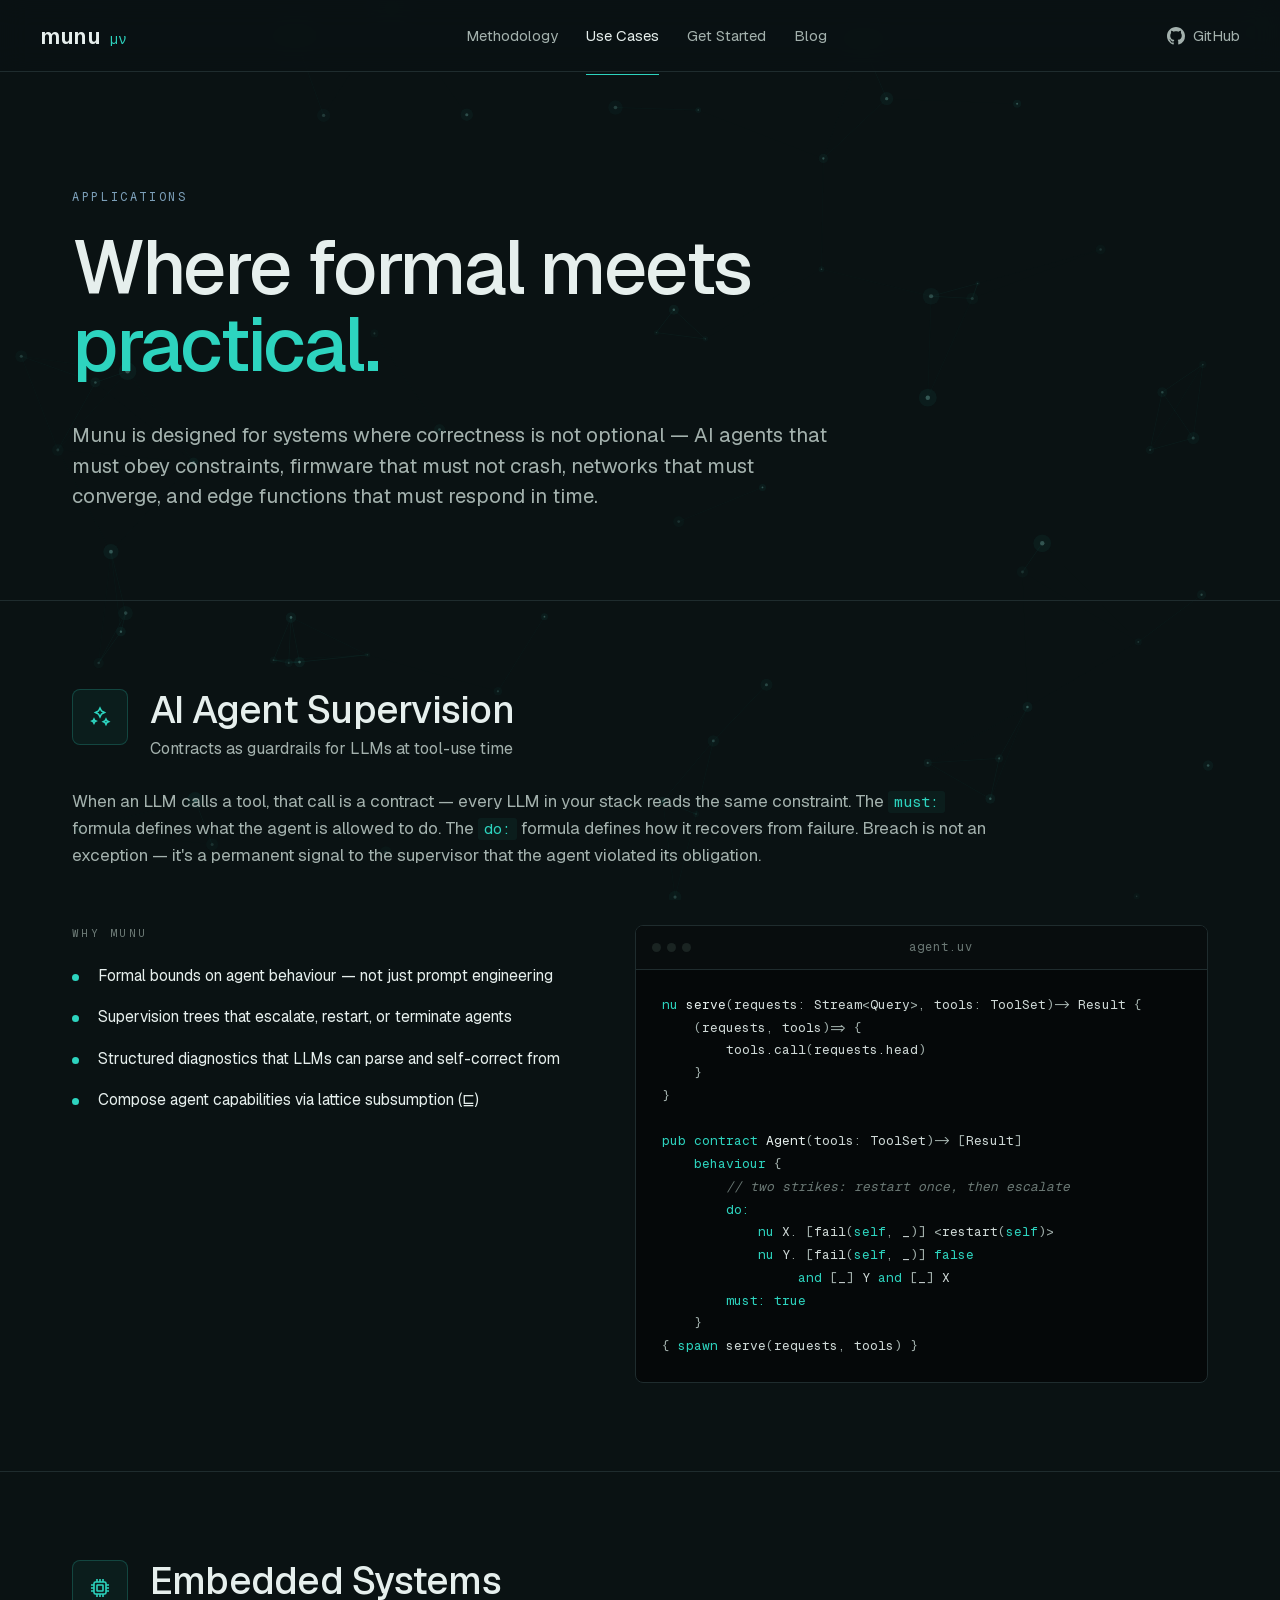
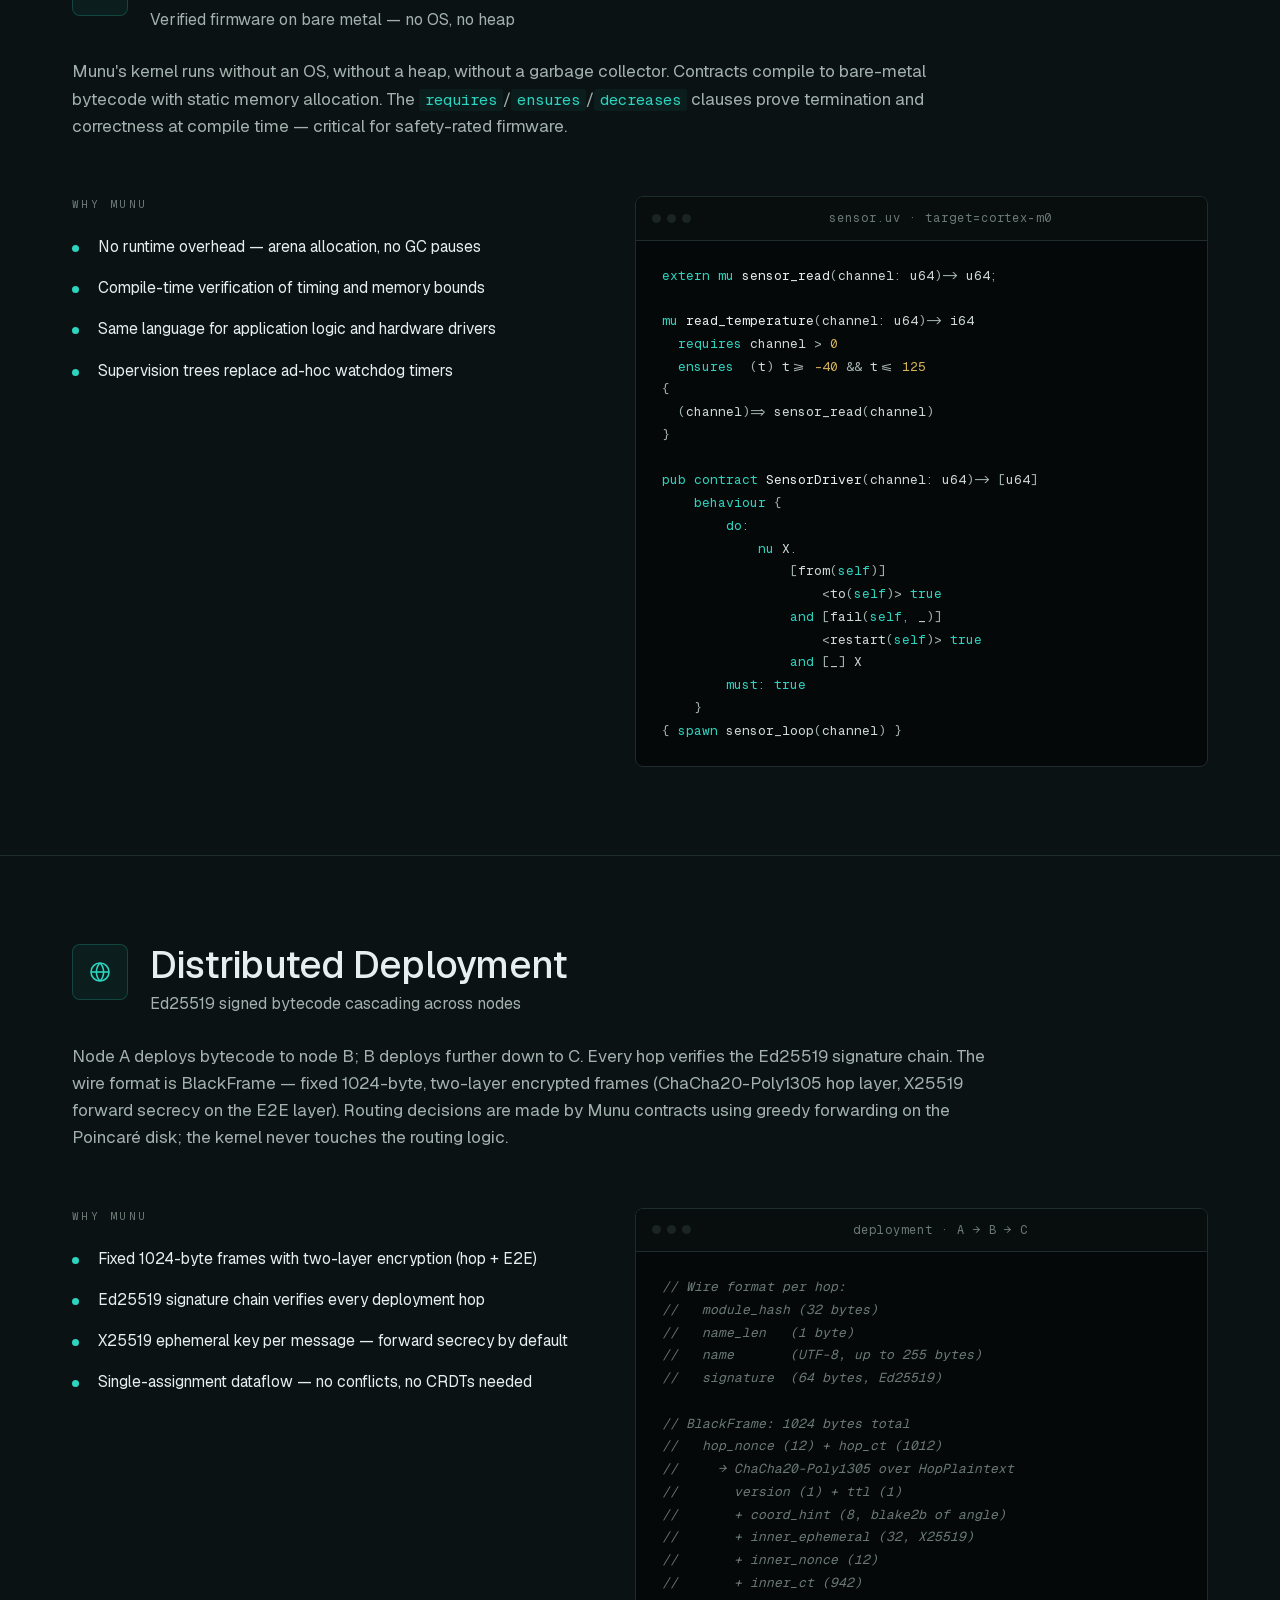
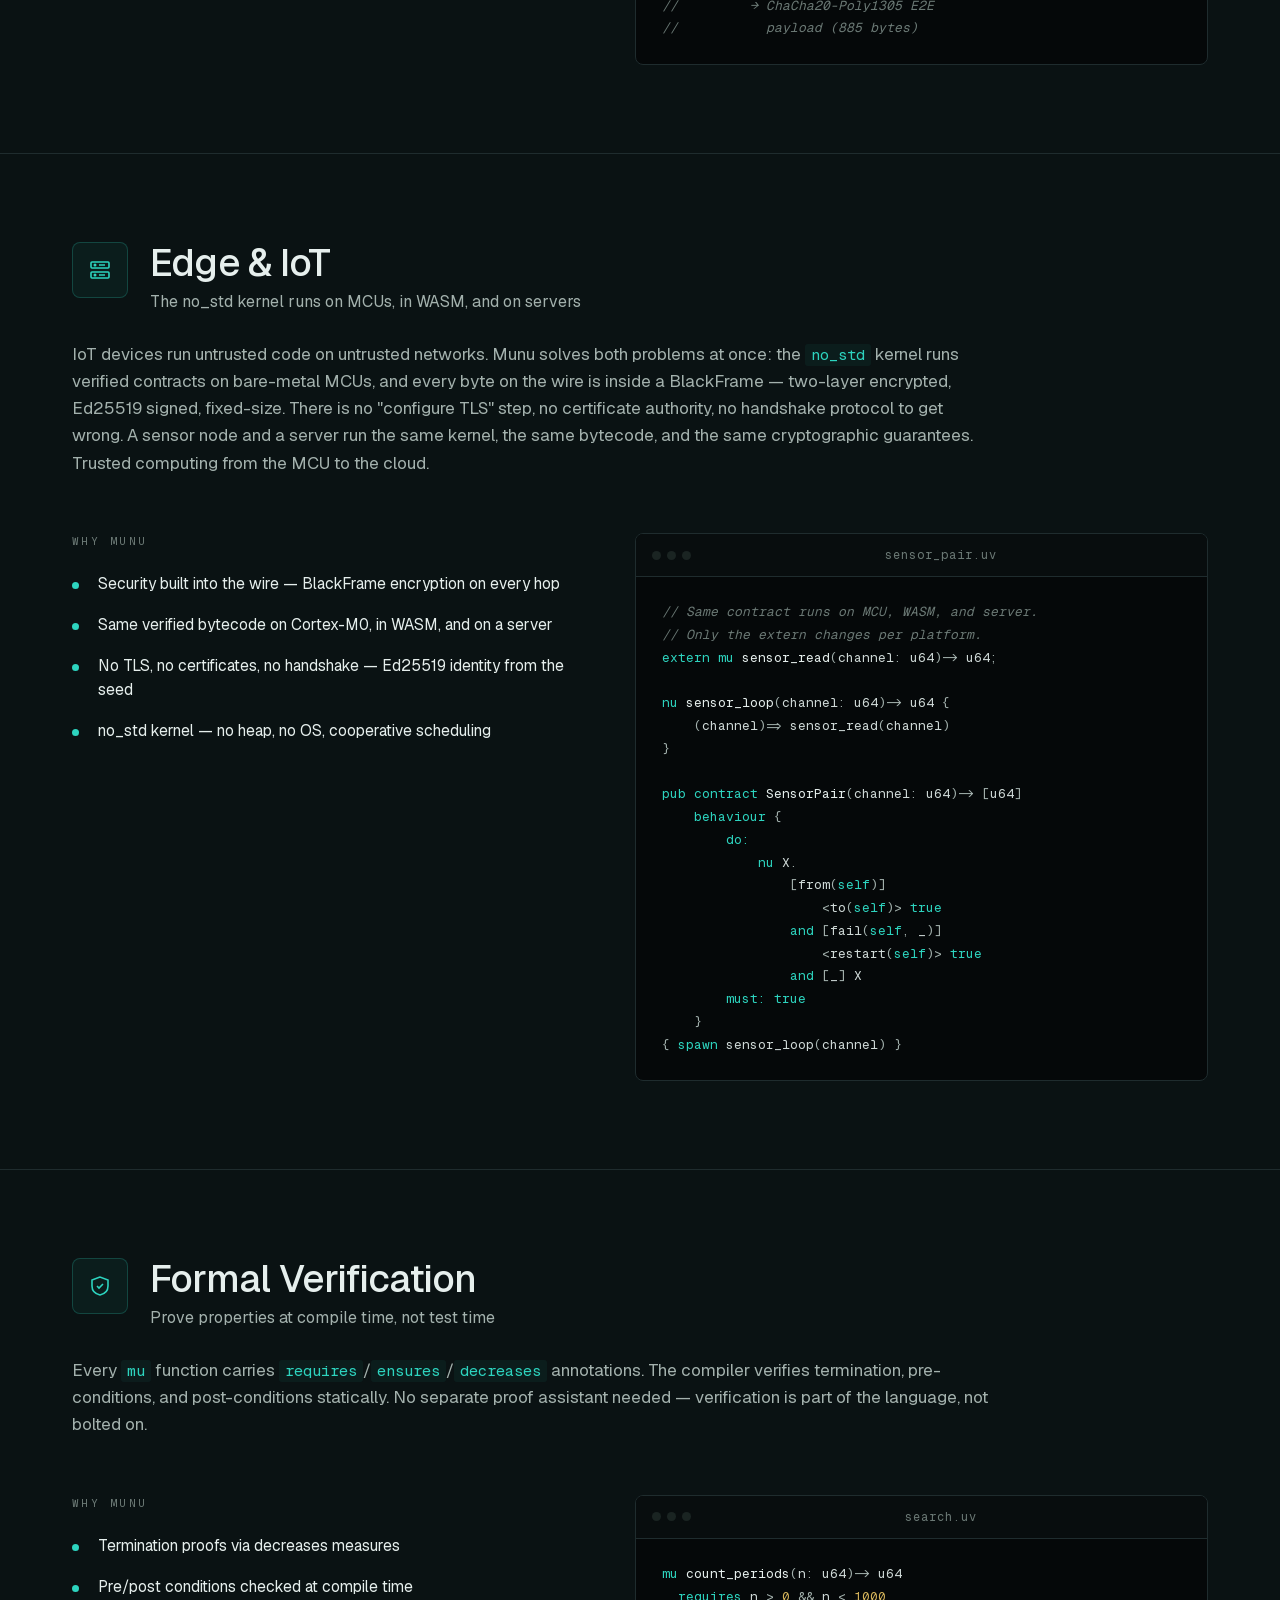
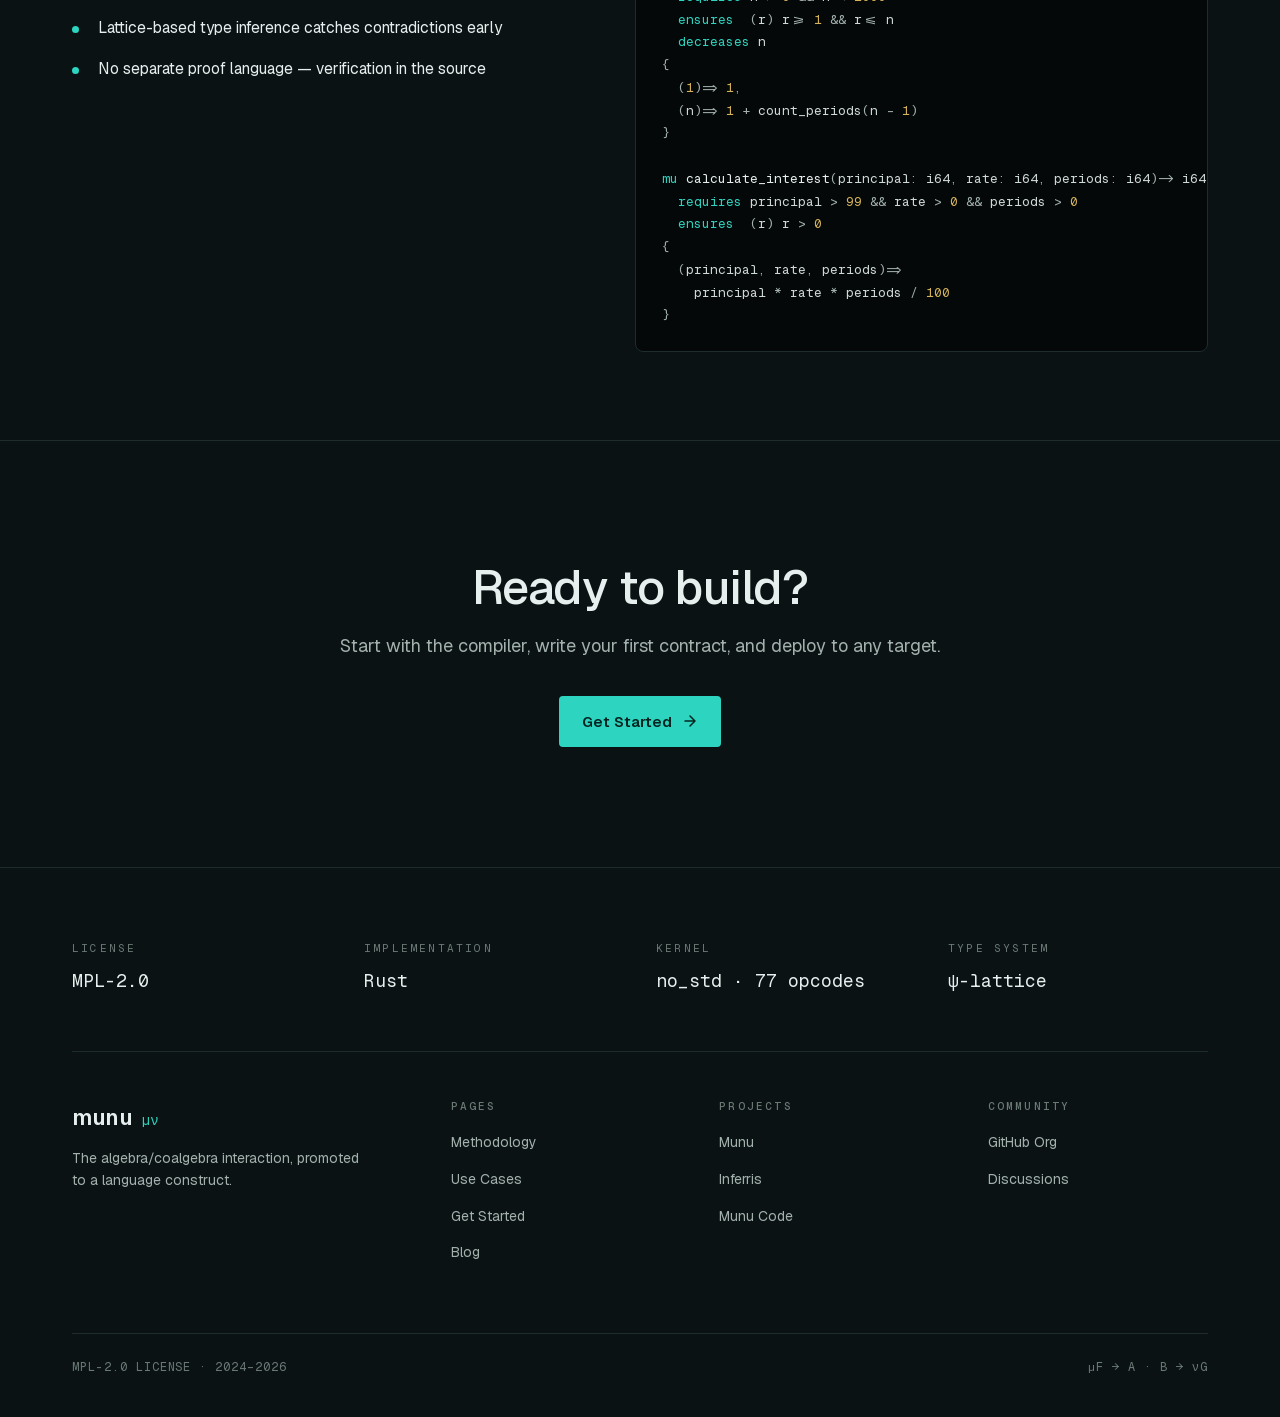
<file: use-cases.html>
<!doctype html>
<html lang="en">
<head>
<meta charset="utf-8" />
<meta name="viewport" content="width=device-width,initial-scale=1" />
<title>Use Cases — Munu</title>
<link rel="icon" href="assets/favicon.svg" type="image/svg+xml" />
<meta name="description" content="Where Munu contracts meet the real world: LLM agent harnesses, embedded systems, distributed deployment, edge and IoT, and formal verification." />
<meta property="og:type" content="website" />
<meta property="og:title" content="Use Cases — Munu" />
<meta property="og:description" content="Where Munu contracts meet the real world: LLM agents, embedded systems, distributed deployment, edge and IoT." />
<meta property="og:url" content="https://munu.hk/use-cases.html" />
<meta property="og:site_name" content="Munu" />
<meta property="og:image" content="https://munu.hk/assets/og-image.svg" />
<meta name="twitter:image" content="https://munu.hk/assets/og-image.svg" />
<meta name="twitter:card" content="summary_large_image" />
<meta name="twitter:title" content="Use Cases — Munu" />
<meta name="twitter:description" content="Where Munu contracts meet the real world: LLM agents, embedded systems, distributed deployment, edge and IoT." />
<link rel="stylesheet" href="assets/fonts.css" />
<link rel="stylesheet" href="assets/styles.css" />
<style>
  /* Hero — left-aligned within centered column */
  .uc-hero {
    padding: 112px 0 88px;
    position: relative;
  }
  .uc-hero .eyebrow {
    margin-bottom: 22px;
    color: var(--struct);
  }
  .uc-hero .eyebrow::before { display: none; }
  .uc-hero h1 {
    font-size: clamp(48px, 6vw, 76px);
    font-weight: 500;
    letter-spacing: -0.03em;
    line-height: 1.02;
    margin: 0 0 36px;
    max-width: 980px;
  }
  .uc-hero h1 .accent { color: var(--accent); }
  .uc-hero .lede {
    color: var(--text-mute);
    font-size: clamp(18px, 1.6vw, 21px);
    line-height: 1.5;
    max-width: 760px;
    margin: 0;
  }

  /* Each use-case block */
  .uc-section {
    padding: 88px 0;
    border-top: 1px solid var(--border);
  }
  .uc-head {
    display: flex;
    align-items: flex-start;
    gap: 22px;
    margin-bottom: 26px;
  }
  .uc-icon {
    width: 56px;
    height: 56px;
    border-radius: 8px;
    background: rgba(45, 212, 191, 0.06);
    border: 1px solid rgba(45, 212, 191, 0.22);
    display: flex;
    align-items: center;
    justify-content: center;
    color: var(--accent);
    flex-shrink: 0;
  }
  .uc-icon svg { width: 24px; height: 24px; }
  .uc-title h2 {
    font-size: clamp(28px, 3.2vw, 38px);
    letter-spacing: -0.02em;
    font-weight: 500;
    margin: 0 0 6px;
    line-height: 1.1;
  }
  .uc-title .sub {
    color: var(--text-mute);
    font-size: 16px;
    margin: 0;
  }
  .uc-desc {
    color: var(--text-mute);
    font-size: 17px;
    line-height: 1.6;
    max-width: 920px;
    margin: 0 0 56px;
  }
  .uc-desc strong { color: var(--text); font-weight: 500; }
  .uc-desc code {
    color: var(--accent);
    background: rgba(45,212,191,0.06);
    padding: 1px 6px;
    border-radius: 3px;
    font-size: 0.9em;
  }

  /* Two-column: why munu | code */
  .uc-body {
    display: grid;
    grid-template-columns: 1fr 1.15fr;
    gap: 64px;
    align-items: start;
  }
  @media (max-width: 900px) { .uc-body { grid-template-columns: 1fr; gap: 32px; } }

  .why-block .why-label {
    font-family: "Geist Mono", monospace;
    font-size: 11px;
    letter-spacing: 0.22em;
    color: var(--text-dim);
    text-transform: uppercase;
    margin-bottom: 22px;
  }
  .why-block ul {
    list-style: none;
    padding: 0;
    margin: 0;
    display: flex;
    flex-direction: column;
    gap: 18px;
  }
  .why-block li {
    display: grid;
    grid-template-columns: 12px 1fr;
    gap: 14px;
    color: var(--text);
    font-size: 15.5px;
    line-height: 1.5;
    align-items: baseline;
  }
  .why-block li::before {
    content: "";
    width: 7px;
    height: 7px;
    border-radius: 50%;
    background: var(--accent);
    margin-top: 8px;
    grid-column: 1;
  }
  .why-block li code {
    font-family: "Geist Mono", monospace;
    color: var(--accent);
    font-size: 0.92em;
  }

  /* Code window override for these blocks */
  .uc-body .code-window pre { padding: 24px 26px; line-height: 1.75; font-size: 13px; }

  /* Final CTA */
  .uc-cta {
    padding: 120px 0;
    text-align: center;
    border-top: 1px solid var(--border);
  }
  .uc-cta h2 {
    font-size: clamp(34px, 4vw, 48px);
    letter-spacing: -0.025em;
    font-weight: 500;
    margin: 0 0 18px;
  }
  .uc-cta p {
    color: var(--text-mute);
    font-size: 18px;
    margin: 0 0 36px;
  }
</style>
</head>
<body>
<div id="header-slot"></div>

<main class="shell">

  <!-- HERO -->
  <section class="uc-hero">
    <div class="container">
      <div class="eyebrow">APPLICATIONS</div>
      <h1>Where formal meets <span class="accent">practical.</span></h1>
      <p class="lede">Munu is designed for systems where correctness is not optional — AI agents that must obey constraints, firmware that must not crash, networks that must converge, and edge functions that must respond in time.</p>
    </div>
  </section>

  <!-- 1 · AI AGENT SUPERVISION -->
  <section class="uc-section">
    <div class="container">
      <div class="uc-head">
        <div class="uc-icon">
          <svg viewBox="0 0 24 24" fill="none" stroke="currentColor" stroke-width="1.6">
            <path d="m12 3 1.5 3 3 1.5-3 1.5L12 12l-1.5-3-3-1.5 3-1.5L12 3Z"/>
            <path d="M18 14l.9 1.8 1.8.9-1.8.9L18 19.4l-.9-1.8-1.8-.9 1.8-.9.9-1.8Z"/>
            <path d="M6 14l.7 1.4 1.4.7-1.4.7L6 18.2l-.7-1.4-1.4-.7 1.4-.7L6 14Z"/>
          </svg>
        </div>
        <div class="uc-title">
          <h2>AI Agent Supervision</h2>
          <p class="sub">Contracts as guardrails for LLMs at tool-use time</p>
        </div>
      </div>

      <p class="uc-desc">When an LLM calls a tool, that call is a contract — every LLM in your stack reads the same constraint. The <code>must:</code> formula defines what the agent is allowed to do. The <code>do:</code> formula defines how it recovers from failure. Breach is not an exception — it's a permanent signal to the supervisor that the agent violated its obligation.</p>

      <div class="uc-body">
        <div class="why-block">
          <div class="why-label">Why Munu</div>
          <ul>
            <li>Formal bounds on agent behaviour — not just prompt engineering</li>
            <li>Supervision trees that escalate, restart, or terminate agents</li>
            <li>Structured diagnostics that LLMs can parse and self-correct from</li>
            <li>Compose agent capabilities via lattice subsumption (⊑)</li>
          </ul>
        </div>

        <div class="code-window">
          <div class="code-window-head">
            <div class="dots"><span class="dot"></span><span class="dot"></span><span class="dot"></span></div>
            <span>agent.uv</span>
            <span></span>
          </div>
<pre><span class="kw">nu</span> <span class="fn">serve</span><span class="pn">(</span>requests<span class="pn">:</span> Stream<span class="pn">&lt;</span>Query<span class="pn">&gt;,</span> tools<span class="pn">:</span> ToolSet<span class="pn">)</span> <span class="pn">-&gt;</span> Result <span class="pn">{</span>
    <span class="pn">(</span>requests<span class="pn">,</span> tools<span class="pn">)</span> <span class="pn">=&gt;</span> <span class="pn">{</span>
        tools.call<span class="pn">(</span>requests.head<span class="pn">)</span>
    <span class="pn">}</span>
<span class="pn">}</span>

<span class="kw">pub contract</span> <span class="fn">Agent</span><span class="pn">(</span>tools<span class="pn">:</span> ToolSet<span class="pn">)</span> <span class="pn">-&gt;</span> <span class="pn">[</span>Result<span class="pn">]</span>
    <span class="kw">behaviour</span> <span class="pn">{</span>
        <span class="com">// two strikes: restart once, then escalate</span>
        <span class="kw">do:</span>
            <span class="kw">nu</span> X<span class="pn">.</span> <span class="pn">[</span>fail<span class="pn">(</span><span class="kw">self</span><span class="pn">,</span> _<span class="pn">)]</span> <span class="pn">&lt;</span>restart<span class="pn">(</span><span class="kw">self</span><span class="pn">)&gt;</span>
            <span class="kw">nu</span> Y<span class="pn">.</span> <span class="pn">[</span>fail<span class="pn">(</span><span class="kw">self</span><span class="pn">,</span> _<span class="pn">)]</span> <span class="kw">false</span>
                 <span class="kw">and</span> <span class="pn">[</span>_<span class="pn">]</span> Y <span class="kw">and</span> <span class="pn">[</span>_<span class="pn">]</span> X
        <span class="kw">must:</span> <span class="kw">true</span>
    <span class="pn">}</span>
<span class="pn">{</span> <span class="kw">spawn</span> serve<span class="pn">(</span>requests<span class="pn">,</span> tools<span class="pn">)</span> <span class="pn">}</span></pre>
        </div>
      </div>
    </div>
  </section>

  <!-- 2 · EMBEDDED SYSTEMS -->
  <section class="uc-section">
    <div class="container">
      <div class="uc-head">
        <div class="uc-icon">
          <svg viewBox="0 0 24 24" fill="none" stroke="currentColor" stroke-width="1.6">
            <rect x="6" y="6" width="12" height="12" rx="1.5"/>
            <rect x="9" y="9" width="6" height="6" rx="0.5"/>
            <path d="M9 3v3M12 3v3M15 3v3M9 18v3M12 18v3M15 18v3M3 9h3M3 12h3M3 15h3M18 9h3M18 12h3M18 15h3"/>
          </svg>
        </div>
        <div class="uc-title">
          <h2>Embedded Systems</h2>
          <p class="sub">Verified firmware on bare metal — no OS, no heap</p>
        </div>
      </div>

      <p class="uc-desc">Munu's kernel runs without an OS, without a heap, without a garbage collector. Contracts compile to bare-metal bytecode with static memory allocation. The <code>requires</code>/<code>ensures</code>/<code>decreases</code> clauses prove termination and correctness at compile time — critical for safety-rated firmware.</p>

      <div class="uc-body">
        <div class="why-block">
          <div class="why-label">Why Munu</div>
          <ul>
            <li>No runtime overhead — arena allocation, no GC pauses</li>
            <li>Compile-time verification of timing and memory bounds</li>
            <li>Same language for application logic and hardware drivers</li>
            <li>Supervision trees replace ad-hoc watchdog timers</li>
          </ul>
        </div>

        <div class="code-window">
          <div class="code-window-head">
            <div class="dots"><span class="dot"></span><span class="dot"></span><span class="dot"></span></div>
            <span>sensor.uv · target=cortex-m0</span>
            <span></span>
          </div>
<pre><span class="kw">extern mu</span> <span class="fn">sensor_read</span><span class="pn">(</span>channel<span class="pn">:</span> u64<span class="pn">)</span> <span class="pn">-&gt;</span> u64<span class="pn">;</span>

<span class="kw">mu</span> <span class="fn">read_temperature</span><span class="pn">(</span>channel<span class="pn">:</span> u64<span class="pn">)</span> <span class="pn">-&gt;</span> i64
  <span class="kw">requires</span> channel <span class="pn">&gt;</span> <span class="num">0</span>
  <span class="kw">ensures</span>  <span class="pn">(</span>t<span class="pn">)</span> t <span class="pn">&gt;=</span> <span class="num">-40</span> <span class="pn">&amp;&amp;</span> t <span class="pn">&lt;=</span> <span class="num">125</span>
<span class="pn">{</span>
  <span class="pn">(</span>channel<span class="pn">)</span> <span class="pn">=&gt;</span> sensor_read<span class="pn">(</span>channel<span class="pn">)</span>
<span class="pn">}</span>

<span class="kw">pub contract</span> <span class="fn">SensorDriver</span><span class="pn">(</span>channel<span class="pn">:</span> u64<span class="pn">)</span> <span class="pn">-&gt;</span> <span class="pn">[</span>u64<span class="pn">]</span>
    <span class="kw">behaviour</span> <span class="pn">{</span>
        <span class="kw">do:</span>
            <span class="kw">nu</span> X<span class="pn">.</span>
                <span class="pn">[</span>from<span class="pn">(</span><span class="kw">self</span><span class="pn">)]</span>
                    <span class="pn">&lt;</span>to<span class="pn">(</span><span class="kw">self</span><span class="pn">)&gt;</span> <span class="kw">true</span>
                <span class="kw">and</span> <span class="pn">[</span>fail<span class="pn">(</span><span class="kw">self</span><span class="pn">,</span> _<span class="pn">)]</span>
                    <span class="pn">&lt;</span>restart<span class="pn">(</span><span class="kw">self</span><span class="pn">)&gt;</span> <span class="kw">true</span>
                <span class="kw">and</span> <span class="pn">[</span>_<span class="pn">]</span> X
        <span class="kw">must:</span> <span class="kw">true</span>
    <span class="pn">}</span>
<span class="pn">{</span> <span class="kw">spawn</span> sensor_loop<span class="pn">(</span>channel<span class="pn">)</span> <span class="pn">}</span></pre>
        </div>
      </div>
    </div>
  </section>

  <!-- 3 · DISTRIBUTED DEPLOYMENT -->
  <section class="uc-section">
    <div class="container">
      <div class="uc-head">
        <div class="uc-icon">
          <svg viewBox="0 0 24 24" fill="none" stroke="currentColor" stroke-width="1.6">
            <circle cx="12" cy="12" r="9"/>
            <path d="M3 12h18"/>
            <path d="M12 3a13 13 0 0 1 0 18"/>
            <path d="M12 3a13 13 0 0 0 0 18"/>
          </svg>
        </div>
        <div class="uc-title">
          <h2>Distributed Deployment</h2>
          <p class="sub">Ed25519 signed bytecode cascading across nodes</p>
        </div>
      </div>

      <p class="uc-desc">Node A deploys bytecode to node B; B deploys further down to C. Every hop verifies the Ed25519 signature chain. The wire format is BlackFrame — fixed 1024-byte, two-layer encrypted frames (ChaCha20-Poly1305 hop layer, X25519 forward secrecy on the E2E layer). Routing decisions are made by Munu contracts using greedy forwarding on the Poincar&eacute; disk; the kernel never touches the routing logic.</p>

      <div class="uc-body">
        <div class="why-block">
          <div class="why-label">Why Munu</div>
          <ul>
            <li>Fixed 1024-byte frames with two-layer encryption (hop + E2E)</li>
            <li>Ed25519 signature chain verifies every deployment hop</li>
            <li>X25519 ephemeral key per message — forward secrecy by default</li>
            <li>Single-assignment dataflow — no conflicts, no CRDTs needed</li>
          </ul>
        </div>

        <div class="code-window">
          <div class="code-window-head">
            <div class="dots"><span class="dot"></span><span class="dot"></span><span class="dot"></span></div>
            <span>deployment · A → B → C</span>
            <span></span>
          </div>
<pre><span class="com">// Wire format per hop:</span>
<span class="com">//   module_hash (32 bytes)</span>
<span class="com">//   name_len   (1 byte)</span>
<span class="com">//   name       (UTF-8, up to 255 bytes)</span>
<span class="com">//   signature  (64 bytes, Ed25519)</span>

<span class="com">// BlackFrame: 1024 bytes total</span>
<span class="com">//   hop_nonce (12) + hop_ct (1012)</span>
<span class="com">//     → ChaCha20-Poly1305 over HopPlaintext</span>
<span class="com">//       version (1) + ttl (1)</span>
<span class="com">//       + coord_hint (8, blake2b of angle)</span>
<span class="com">//       + inner_ephemeral (32, X25519)</span>
<span class="com">//       + inner_nonce (12)</span>
<span class="com">//       + inner_ct (942)</span>
<span class="com">//         → ChaCha20-Poly1305 E2E</span>
<span class="com">//           payload (885 bytes)</span></pre>
        </div>
      </div>
    </div>
  </section>

  <!-- 4 · EDGE & IOT -->
  <section class="uc-section">
    <div class="container">
      <div class="uc-head">
        <div class="uc-icon">
          <svg viewBox="0 0 24 24" fill="none" stroke="currentColor" stroke-width="1.6">
            <rect x="3" y="4" width="18" height="6" rx="1"/>
            <rect x="3" y="14" width="18" height="6" rx="1"/>
            <circle cx="7" cy="7" r=".7" fill="currentColor"/>
            <circle cx="7" cy="17" r=".7" fill="currentColor"/>
            <path d="M11 7h6M11 17h6"/>
          </svg>
        </div>
        <div class="uc-title">
          <h2>Edge &amp; IoT</h2>
          <p class="sub">The no_std kernel runs on MCUs, in WASM, and on servers</p>
        </div>
      </div>

      <p class="uc-desc">IoT devices run untrusted code on untrusted networks. Munu solves both problems at once: the <code>no_std</code> kernel runs verified contracts on bare-metal MCUs, and every byte on the wire is inside a BlackFrame — two-layer encrypted, Ed25519 signed, fixed-size. There is no "configure TLS" step, no certificate authority, no handshake protocol to get wrong. A sensor node and a server run the same kernel, the same bytecode, and the same cryptographic guarantees. Trusted computing from the MCU to the cloud.</p>

      <div class="uc-body">
        <div class="why-block">
          <div class="why-label">Why Munu</div>
          <ul>
            <li>Security built into the wire — BlackFrame encryption on every hop</li>
            <li>Same verified bytecode on Cortex-M0, in WASM, and on a server</li>
            <li>No TLS, no certificates, no handshake — Ed25519 identity from the seed</li>
            <li>no_std kernel — no heap, no OS, cooperative scheduling</li>
          </ul>
        </div>

        <div class="code-window">
          <div class="code-window-head">
            <div class="dots"><span class="dot"></span><span class="dot"></span><span class="dot"></span></div>
            <span>sensor_pair.uv</span>
            <span></span>
          </div>
<pre><span class="com">// Same contract runs on MCU, WASM, and server.</span>
<span class="com">// Only the extern changes per platform.</span>
<span class="kw">extern mu</span> <span class="fn">sensor_read</span><span class="pn">(</span>channel<span class="pn">:</span> u64<span class="pn">)</span> <span class="pn">-&gt;</span> u64<span class="pn">;</span>

<span class="kw">nu</span> <span class="fn">sensor_loop</span><span class="pn">(</span>channel<span class="pn">:</span> u64<span class="pn">)</span> <span class="pn">-&gt;</span> u64 <span class="pn">{</span>
    <span class="pn">(</span>channel<span class="pn">)</span> <span class="pn">=&gt;</span> sensor_read<span class="pn">(</span>channel<span class="pn">)</span>
<span class="pn">}</span>

<span class="kw">pub contract</span> <span class="fn">SensorPair</span><span class="pn">(</span>channel<span class="pn">:</span> u64<span class="pn">)</span> <span class="pn">-&gt;</span> <span class="pn">[</span>u64<span class="pn">]</span>
    <span class="kw">behaviour</span> <span class="pn">{</span>
        <span class="kw">do:</span>
            <span class="kw">nu</span> X<span class="pn">.</span>
                <span class="pn">[</span>from<span class="pn">(</span><span class="kw">self</span><span class="pn">)]</span>
                    <span class="pn">&lt;</span>to<span class="pn">(</span><span class="kw">self</span><span class="pn">)&gt;</span> <span class="kw">true</span>
                <span class="kw">and</span> <span class="pn">[</span>fail<span class="pn">(</span><span class="kw">self</span><span class="pn">,</span> _<span class="pn">)]</span>
                    <span class="pn">&lt;</span>restart<span class="pn">(</span><span class="kw">self</span><span class="pn">)&gt;</span> <span class="kw">true</span>
                <span class="kw">and</span> <span class="pn">[</span>_<span class="pn">]</span> X
        <span class="kw">must:</span> <span class="kw">true</span>
    <span class="pn">}</span>
<span class="pn">{</span> <span class="kw">spawn</span> sensor_loop<span class="pn">(</span>channel<span class="pn">)</span> <span class="pn">}</span></pre>
        </div>
      </div>
    </div>
  </section>

  <!-- 5 · FORMAL VERIFICATION -->
  <section class="uc-section">
    <div class="container">
      <div class="uc-head">
        <div class="uc-icon">
          <svg viewBox="0 0 24 24" fill="none" stroke="currentColor" stroke-width="1.6">
            <path d="M12 3 4 6v6c0 5 3.5 8 8 9 4.5-1 8-4 8-9V6l-8-3Z"/>
            <path d="m9 12 2 2 4-4"/>
          </svg>
        </div>
        <div class="uc-title">
          <h2>Formal Verification</h2>
          <p class="sub">Prove properties at compile time, not test time</p>
        </div>
      </div>

      <p class="uc-desc">Every <code>mu</code> function carries <code>requires</code>/<code>ensures</code>/<code>decreases</code> annotations. The compiler verifies termination, pre-conditions, and post-conditions statically. No separate proof assistant needed — verification is part of the language, not bolted on.</p>

      <div class="uc-body">
        <div class="why-block">
          <div class="why-label">Why Munu</div>
          <ul>
            <li>Termination proofs via decreases measures</li>
            <li>Pre/post conditions checked at compile time</li>
            <li>Lattice-based type inference catches contradictions early</li>
            <li>No separate proof language — verification in the source</li>
          </ul>
        </div>

        <div class="code-window">
          <div class="code-window-head">
            <div class="dots"><span class="dot"></span><span class="dot"></span><span class="dot"></span></div>
            <span>search.uv</span>
            <span></span>
          </div>
<pre><span class="kw">mu</span> <span class="fn">count_periods</span><span class="pn">(</span>n<span class="pn">:</span> u64<span class="pn">)</span> <span class="pn">-&gt;</span> u64
  <span class="kw">requires</span> n <span class="pn">&gt;</span> <span class="num">0</span> <span class="pn">&amp;&amp;</span> n <span class="pn">&lt;</span> <span class="num">1000</span>
  <span class="kw">ensures</span>  <span class="pn">(</span>r<span class="pn">)</span> r <span class="pn">&gt;=</span> <span class="num">1</span> <span class="pn">&amp;&amp;</span> r <span class="pn">&lt;=</span> n
  <span class="kw">decreases</span> n
<span class="pn">{</span>
  <span class="pn">(</span><span class="num">1</span><span class="pn">)</span> <span class="pn">=&gt;</span> <span class="num">1</span><span class="pn">,</span>
  <span class="pn">(</span>n<span class="pn">)</span> <span class="pn">=&gt;</span> <span class="num">1</span> <span class="pn">+</span> count_periods<span class="pn">(</span>n <span class="pn">-</span> <span class="num">1</span><span class="pn">)</span>
<span class="pn">}</span>

<span class="kw">mu</span> <span class="fn">calculate_interest</span><span class="pn">(</span>principal<span class="pn">:</span> i64<span class="pn">,</span> rate<span class="pn">:</span> i64<span class="pn">,</span> periods<span class="pn">:</span> i64<span class="pn">)</span> <span class="pn">-&gt;</span> i64
  <span class="kw">requires</span> principal <span class="pn">&gt;</span> <span class="num">99</span> <span class="pn">&amp;&amp;</span> rate <span class="pn">&gt;</span> <span class="num">0</span> <span class="pn">&amp;&amp;</span> periods <span class="pn">&gt;</span> <span class="num">0</span>
  <span class="kw">ensures</span>  <span class="pn">(</span>r<span class="pn">)</span> r <span class="pn">&gt;</span> <span class="num">0</span>
<span class="pn">{</span>
  <span class="pn">(</span>principal<span class="pn">,</span> rate<span class="pn">,</span> periods<span class="pn">)</span> <span class="pn">=&gt;</span>
    principal <span class="pn">*</span> rate <span class="pn">*</span> periods <span class="pn">/</span> <span class="num">100</span>
<span class="pn">}</span></pre>
        </div>
      </div>
    </div>
  </section>

  <!-- READY TO BUILD CTA -->
  <section class="uc-cta">
    <div class="container">
      <h2>Ready to build?</h2>
      <p>Start with the compiler, write your first contract, and deploy to any target.</p>
      <a class="btn btn-primary" href="get-started.html">
        Get Started
        <svg class="arrow" width="16" height="16" viewBox="0 0 16 16" fill="none">
          <path d="M3 8h10M8 3l5 5-5 5" stroke="currentColor" stroke-width="1.5" stroke-linecap="round" stroke-linejoin="round"/>
        </svg>
      </a>
    </div>
  </section>

</main>

<div id="footer-slot"></div>

<script src="assets/page.js"></script>
<script src="assets/network-bg.js"></script>
<script> setupPage({ active: "use-cases" }); </script>
</body>
</html>
</file>
<file: assets/fonts.css>
@font-face {
  font-family: 'Geist';
  font-style: normal;
  font-weight: 300 700;
  font-display: swap;
  src: url(fonts/geist.woff2) format('woff2');
}
@font-face {
  font-family: 'Geist Mono';
  font-style: normal;
  font-weight: 400 500;
  font-display: swap;
  src: url(fonts/geist-mono.woff2) format('woff2');
}
</file>
<file: assets/styles.css>
:root {
  --bg:           #0a1213;
  --bg-elev:      #0d1719;
  --bg-card:      #10191b;
  --bg-card-hov:  #162123;
  --border:       #1f2c2e;
  --border-strong:#2a3a3d;

  --text:         #e6efed;
  --text-mute:    #a3b1ad;
  --text-dim:     #6b7975;

  --accent:       #2dd4bf;
  --accent-dim:   #1ba696;
  --accent-glow:  rgba(45, 212, 191, 0.15);

  --struct:       #7c9fb8;

  --danger:       #f87171;
  --warn:         #fbbf24;

  --kw:           #2dd4bf;
  --str:          #93c5b9;
  --num:          #d4b35a;
  --com:          #6b7975;
  --punct:        #a3b1ad;
  --ident:        #cfd9d7;
}

* { box-sizing: border-box; }

html, body {
  margin: 0;
  padding: 0;
  background: var(--bg);
  color: var(--text);
  font-family: "Geist", ui-sans-serif, system-ui, -apple-system, "Helvetica Neue", sans-serif;
  font-size: 16px;
  line-height: 1.55;
  -webkit-font-smoothing: antialiased;
  text-rendering: optimizeLegibility;
}

a {
  color: inherit;
  text-decoration: none;
}

code, pre, .mono {
  font-family: "Geist Mono", "JetBrains Mono", ui-monospace, "SF Mono", Menlo, monospace;
  font-feature-settings: "ss01", "ss02";
}

.network-bg {
  position: fixed;
  inset: 0;
  z-index: 0;
  pointer-events: none;
  opacity: 0.55;
}
.network-bg::after {
  content: "";
  position: absolute; inset: 0;
  background:
    radial-gradient(ellipse at center, transparent 0%, var(--bg) 70%),
    linear-gradient(180deg, transparent 0%, var(--bg) 90%);
  pointer-events: none;
}

.shell { position: relative; z-index: 1; }
.container {
  max-width: 1200px;
  margin: 0 auto;
  padding: 0 32px;
}
.container-narrow { max-width: 880px; margin: 0 auto; padding: 0 32px; }

.site-header {
  position: sticky;
  top: 0;
  z-index: 50;
  backdrop-filter: blur(14px);
  -webkit-backdrop-filter: blur(14px);
  background: rgba(10, 18, 19, 0.95);
  border-bottom: 1px solid var(--border);
}
.nav {
  max-width: 1320px;
  margin: 0 auto;
  padding: 18px 40px;
  display: flex;
  align-items: center;
  gap: 40px;
}
.brand {
  display: flex;
  align-items: baseline;
  gap: 10px;
  font-weight: 600;
  font-size: 22px;
  letter-spacing: -0.02em;
  color: var(--text);
}
.brand .brand-mark {
  color: var(--accent);
  font-family: "Geist Mono", ui-monospace, monospace;
  font-size: 14px;
  font-weight: 400;
  letter-spacing: 0;
}
.nav-links {
  display: flex;
  align-items: center;
  gap: 28px;
  margin: 0 auto;
}
.nav-links a {
  color: var(--text-mute);
  font-size: 15px;
  transition: color .15s;
  position: relative;
  padding: 6px 0;
  white-space: nowrap;
}
.nav-links a:hover { color: var(--text); }
.nav-links a.active {
  color: var(--text);
}
.nav-links a.active::after {
  content: "";
  position: absolute;
  left: 0; right: 0; bottom: -22px;
  height: 1px;
  background: var(--accent);
}
.nav-right {
  display: flex;
  align-items: center;
  gap: 18px;
}
.gh-link {
  display: inline-flex;
  align-items: center;
  gap: 8px;
  color: var(--text-mute);
  font-size: 15px;
  transition: color .15s;
}
.gh-link:hover { color: var(--text); }
.gh-link svg { width: 18px; height: 18px; }

.btn {
  display: inline-flex;
  align-items: center;
  gap: 10px;
  padding: 13px 22px;
  border-radius: 4px;
  font-size: 15px;
  font-weight: 500;
  border: 1px solid transparent;
  cursor: pointer;
  transition: all .15s;
  font-family: inherit;
  background: transparent;
  color: var(--text);
}
.btn-primary {
  background: var(--accent);
  color: #032420;
  font-weight: 600;
}
.btn-primary:hover {
  background: #4ee5d1;
  box-shadow: 0 0 32px var(--accent-glow);
}
.btn-secondary {
  border-color: var(--border-strong);
  color: var(--text);
}
.btn-secondary:hover {
  border-color: var(--text-mute);
  background: var(--bg-card-hov);
}
.btn-ghost {
  color: var(--text-mute);
  padding-left: 8px;
  padding-right: 8px;
}
.btn-ghost:hover { color: var(--text); }
.btn .arrow { transition: transform .15s; }
.btn:hover .arrow { transform: translateX(3px); }

.eyebrow {
  display: inline-flex;
  align-items: center;
  gap: 10px;
  color: var(--struct);
  font-family: "Geist Mono", ui-monospace, monospace;
  font-size: 12px;
  letter-spacing: 0.22em;
  text-transform: uppercase;
}
.eyebrow::before {
  content: "";
  width: 18px; height: 1px;
  background: var(--struct);
}
.eyebrow.center { justify-content: center; }
.eyebrow.center::before { width: 18px; }

section {
  padding: 96px 0;
  position: relative;
}
section + section { border-top: 1px solid var(--border); }

.section-head {
  text-align: center;
  margin-bottom: 64px;
}
.section-head .eyebrow {
  margin-bottom: 18px;
  justify-content: center;
}
.section-head h2 {
  font-size: clamp(34px, 4vw, 52px);
  letter-spacing: -0.025em;
  font-weight: 500;
  margin: 0;
  line-height: 1.05;
}
.section-head .accent { color: var(--accent); }
.section-head .lede {
  margin: 22px auto 0;
  max-width: 620px;
  color: var(--text-mute);
  font-size: 17px;
  line-height: 1.6;
}

h1, h2, h3, h4 {
  font-weight: 500;
  letter-spacing: -0.02em;
  line-height: 1.1;
}

.card {
  background: var(--bg-card);
  border: 1px solid var(--border);
  border-radius: 6px;
  padding: 32px;
  transition: border-color .2s, background .2s, transform .2s;
}
.card:hover {
  border-color: var(--border-strong);
  background: var(--bg-card-hov);
}
.card .icon {
  width: 36px; height: 36px;
  border-radius: 6px;
  background: rgba(45, 212, 191, 0.08);
  border: 1px solid rgba(45, 212, 191, 0.18);
  display: inline-flex;
  align-items: center;
  justify-content: center;
  color: var(--accent);
  margin-bottom: 22px;
}
.card .icon svg { width: 18px; height: 18px; }
.card h3 {
  font-size: 20px;
  margin: 0 0 12px;
  letter-spacing: -0.02em;
}
.card p {
  color: var(--text-mute);
  font-size: 15px;
  line-height: 1.6;
  margin: 0;
}
.card code {
  font-size: 0.9em;
  color: var(--accent);
  background: rgba(45,212,191,0.06);
  padding: 1px 6px;
  border-radius: 3px;
}

.grid-3 {
  display: grid;
  grid-template-columns: repeat(3, 1fr);
  gap: 20px;
}
.grid-4 {
  display: grid;
  grid-template-columns: repeat(4, 1fr);
  gap: 20px;
}
.grid-2 {
  display: grid;
  grid-template-columns: repeat(2, 1fr);
  gap: 20px;
}
@media (max-width: 900px) {
  .grid-3, .grid-4 { grid-template-columns: 1fr 1fr; }
  .grid-2 { grid-template-columns: 1fr; }
}
.nav-toggle {
  display: none;
  align-items: center;
  justify-content: center;
  background: none;
  border: none;
  color: var(--text);
  cursor: pointer;
  padding: 8px;
  margin-left: auto;
  -webkit-tap-highlight-color: transparent;
  min-width: 44px;
  min-height: 44px;
}
.nav-toggle:hover { color: var(--accent); }

@media (max-width: 600px) {
  .grid-3, .grid-4 { grid-template-columns: 1fr; }
  .nav-links {
    display: none;
    flex-direction: column;
    position: absolute;
    top: 100%;
    left: 0;
    right: 0;
    background: rgba(10, 18, 19, 0.98);
    backdrop-filter: blur(14px);
    -webkit-backdrop-filter: blur(14px);
    border-bottom: 1px solid var(--border);
    padding: 16px 40px 24px;
    gap: 4px;
  }
  .nav-links.open { display: flex; }
  .nav-links a { padding: 10px 0; font-size: 16px; }
  .nav-right { display: none; }
  .nav-toggle { display: flex; }
}

.code-block {
  background: #050809;
  border: 1px solid var(--border);
  border-radius: 6px;
  padding: 22px 24px;
  font-family: "Geist Mono", ui-monospace, monospace;
  font-size: 13.5px;
  line-height: 1.7;
  color: var(--ident);
  overflow-x: auto;
  white-space: pre;
  tab-size: 2;
}
.code-block .com { color: var(--com); font-style: italic; }
.code-block .kw  { color: var(--kw); }
.code-block .num { color: var(--num); }
.code-block .str { color: var(--str); }
.code-block .pn  { color: var(--punct); }
.code-block .fn  { color: #e6efed; }
.code-block .err { color: var(--danger); }
.code-block .ok  { color: var(--accent); }

.code-window {
  background: #050809;
  border: 1px solid var(--border);
  border-radius: 8px;
  overflow: hidden;
}
.code-window-head {
  display: flex;
  align-items: center;
  justify-content: space-between;
  padding: 12px 16px;
  border-bottom: 1px solid var(--border);
  background: #080d0e;
  font-family: "Geist Mono", monospace;
  font-size: 12px;
  color: var(--text-dim);
  letter-spacing: 0.08em;
}
.code-window-head .dots { display: flex; gap: 6px; }
.code-window-head .dot {
  width: 9px; height: 9px; border-radius: 50%;
  background: #1a2422;
}
.code-window-head .tabs { display: flex; gap: 4px; }
.code-window-head .tab {
  padding: 5px 12px;
  border-radius: 3px;
  cursor: pointer;
  color: var(--text-dim);
  transition: all .15s;
  user-select: none;
}
.code-window-head .tab:hover { color: var(--text-mute); }
.code-window-head .tab.active {
  background: var(--bg-card-hov);
  color: var(--accent);
}
.code-window pre {
  margin: 0;
  padding: 22px 24px;
  font-size: 13.5px;
  line-height: 1.75;
  overflow-x: auto;
  color: var(--ident);
}
.code-window pre .com { color: var(--com); font-style: italic; }
.code-window pre .kw  { color: var(--kw); }
.code-window pre .num { color: var(--num); }
.code-window pre .str { color: var(--str); }
.code-window pre .pn  { color: var(--punct); }
.code-window pre .fn  { color: #e6efed; }
.code-window pre .err { color: var(--danger); }
.code-window pre .ok  { color: var(--accent); }

.copy-btn {
  position: absolute;
  top: 8px;
  right: 8px;
  background: var(--bg-card);
  border: 1px solid var(--border);
  border-radius: 4px;
  color: var(--text-dim);
  cursor: pointer;
  padding: 6px;
  display: flex;
  align-items: center;
  justify-content: center;
  opacity: 0;
  transition: opacity .15s, color .15s, border-color .15s;
}
.code-window .copy-btn { top: 48px; }
.code-window:hover .copy-btn,
.code-block:hover .copy-btn { opacity: 1; }
.copy-btn:hover { color: var(--accent); border-color: var(--accent); }

.site-footer {
  border-top: 1px solid var(--border);
  padding: 72px 0 40px;
  position: relative;
  z-index: 1;
  background: var(--bg);
}
.footer-stats {
  display: grid;
  grid-template-columns: repeat(4, 1fr);
  gap: 32px;
  padding-bottom: 56px;
  border-bottom: 1px solid var(--border);
  margin-bottom: 48px;
}
.footer-stat .label {
  font-family: "Geist Mono", monospace;
  font-size: 11px;
  letter-spacing: 0.2em;
  color: var(--text-dim);
  text-transform: uppercase;
  margin-bottom: 10px;
}
.footer-stat .value {
  font-size: 18px;
  color: var(--text);
  font-family: "Geist Mono", monospace;
}
.footer-grid {
  display: grid;
  grid-template-columns: 1.5fr 1fr 1fr 1fr;
  gap: 48px;
}
.footer-brand .tagline {
  color: var(--text-mute);
  font-size: 14px;
  margin-top: 14px;
  max-width: 300px;
  line-height: 1.55;
}
.footer-col h4 {
  font-family: "Geist Mono", monospace;
  font-size: 11px;
  letter-spacing: 0.2em;
  color: var(--text-dim);
  text-transform: uppercase;
  font-weight: 500;
  margin: 0 0 18px;
}
.footer-col ul { list-style: none; padding: 0; margin: 0; }
.footer-col li { margin-bottom: 12px; }
.footer-col a {
  color: var(--text-mute);
  font-size: 14px;
  transition: color .15s;
}
.footer-col a:hover { color: var(--text); }
.footer-bottom {
  margin-top: 56px;
  padding-top: 24px;
  border-top: 1px solid var(--border);
  display: flex;
  justify-content: space-between;
  align-items: center;
  font-family: "Geist Mono", monospace;
  font-size: 12px;
  color: var(--text-dim);
  letter-spacing: 0.08em;
}
@media (max-width: 800px) {
  .footer-stats, .footer-grid { grid-template-columns: 1fr 1fr; }
}

.page-intro {
  padding: 120px 0 72px;
  text-align: center;
}
.page-intro h1 {
  font-size: clamp(40px, 5vw, 64px);
  letter-spacing: -0.03em;
  margin: 16px 0 22px;
}
.page-intro .lede {
  max-width: 680px;
  margin: 0 auto;
  color: var(--text-mute);
  font-size: 18px;
  line-height: 1.6;
}

.pill {
  display: inline-flex;
  align-items: center;
  gap: 6px;
  padding: 4px 10px;
  border-radius: 999px;
  background: rgba(45,212,191,0.08);
  border: 1px solid rgba(45,212,191,0.2);
  color: var(--accent);
  font-family: "Geist Mono", monospace;
  font-size: 11px;
  letter-spacing: 0.08em;
  text-transform: uppercase;
}
.pill.muted {
  background: var(--bg-card);
  border-color: var(--border);
  color: var(--text-mute);
}

.def-list {
  display: grid;
  grid-template-columns: 180px 1fr;
  gap: 16px 32px;
  padding: 24px 0;
  border-top: 1px solid var(--border);
  border-bottom: 1px solid var(--border);
}
.def-list dt {
  font-family: "Geist Mono", monospace;
  font-size: 11px;
  letter-spacing: 0.18em;
  color: var(--text-dim);
  text-transform: uppercase;
  padding-top: 2px;
}
.def-list dd {
  margin: 0;
  color: var(--text);
  font-size: 15px;
}
.def-list dd + dt { padding-top: 14px; border-top: 1px solid var(--border); margin-top: 14px; }

.center { text-align: center; }
.mt-32 { margin-top: 32px; }
.mt-48 { margin-top: 48px; }
.mt-64 { margin-top: 64px; }
.mb-24 { margin-bottom: 24px; }
.text-mute { color: var(--text-mute); }
.text-accent { color: var(--accent); }
.row { display: flex; gap: 14px; align-items: center; flex-wrap: wrap; }
.row.center { justify-content: center; }

hr.rule {
  border: none;
  height: 1px;
  background: var(--border);
  margin: 0;
}

@keyframes fadeUp {
  from { opacity: 0; transform: translateY(12px); }
  to   { opacity: 1; transform: translateY(0); }
}
.fade-up { animation: fadeUp .8s ease-out both; }
.fade-up.d1 { animation-delay: .08s; }
.fade-up.d2 { animation-delay: .16s; }
.fade-up.d3 { animation-delay: .24s; }
.fade-up.d4 { animation-delay: .32s; }
</file>
